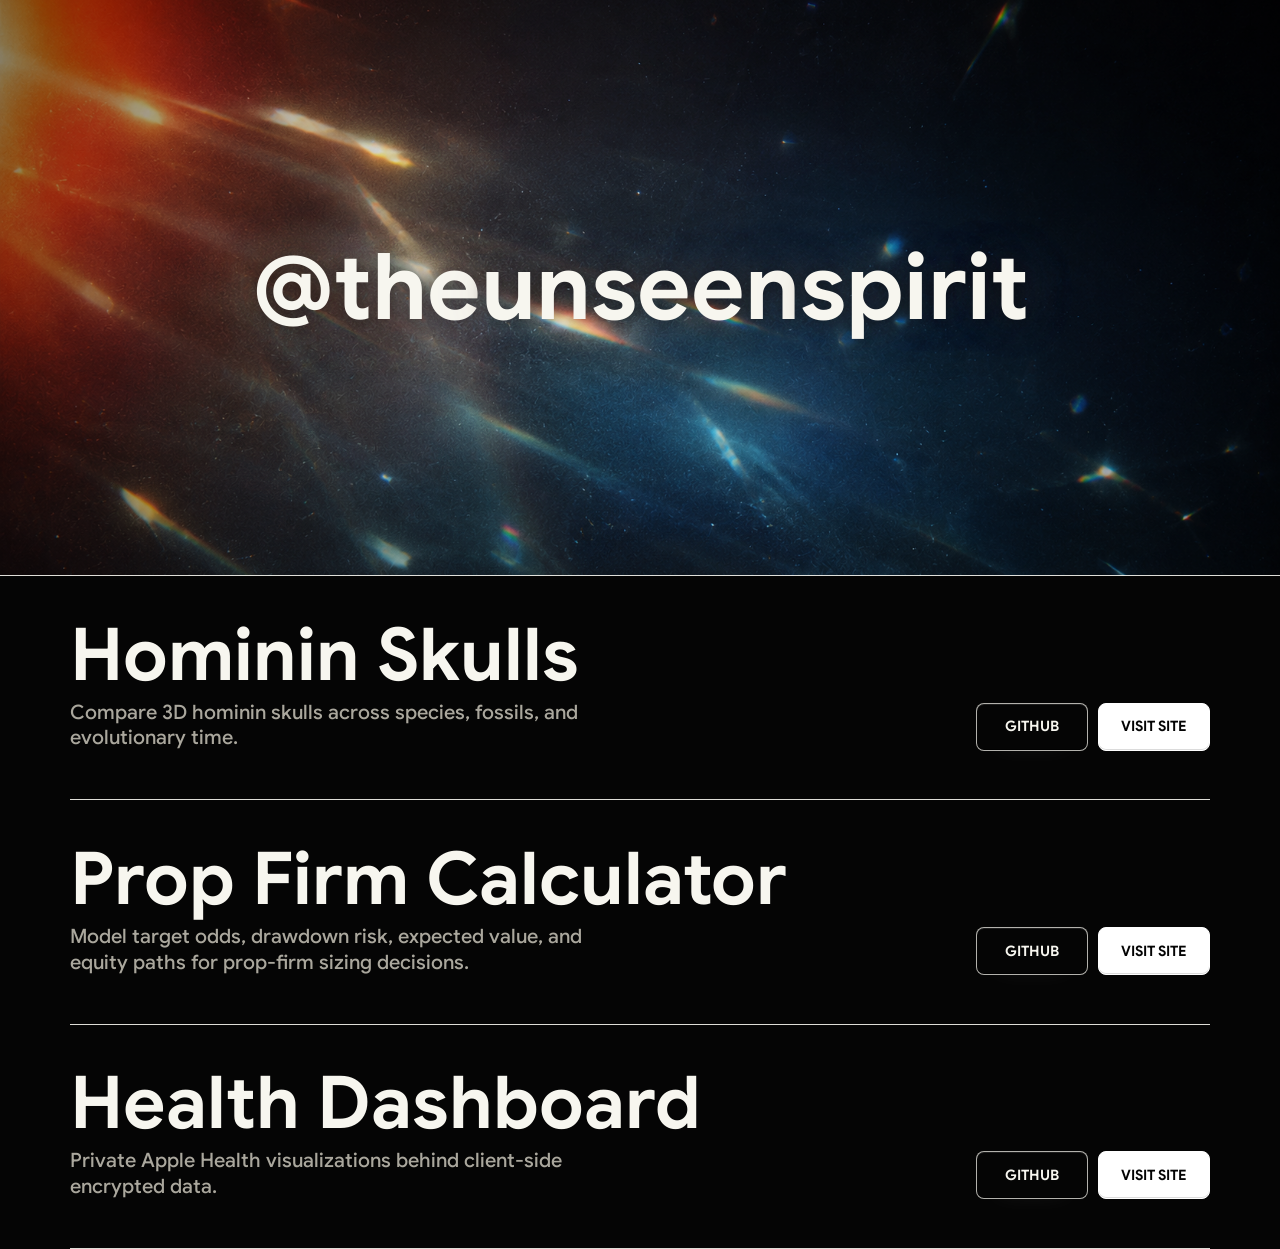
<file: index.html>
<!doctype html>
<html lang="en">
  <head>
    <meta charset="utf-8" />
    <meta name="viewport" content="width=device-width, initial-scale=1" />
    <title>@theunseenspirit</title>
    <meta
      name="description"
      content="A collection of @theunseenspirit GitHub repos and live project links."
    />
    <link rel="stylesheet" href="styles.css?v=plain-buttons-3" />
  </head>
  <body>
    <a class="skip-link" href="#projects">Skip to projects</a>

    <main class="site-shell">
      <section class="intro" aria-labelledby="site-title">
        <h1 id="site-title">
          <span>@the</span><span>unseen</span><span>spirit</span>
        </h1>
      </section>

      <section class="projects" id="projects" aria-label="Projects">
        <article class="project">
          <div class="project-copy">
            <h2>Hominin Skulls</h2>
            <p>
              Compare 3D hominin skulls across species, fossils, and
              evolutionary time.
            </p>
          </div>
          <div class="project-links" aria-label="Hominin Skulls links">
            <a
              class="project-link project-link-secondary"
              href="https://github.com/theunseenspirit/human-evolution-skull-comparison"
            >
              GitHub
            </a>
            <a
              class="project-link project-link-primary"
              href="https://theunseenspirit.github.io/human-evolution-skull-comparison/"
            >
              Visit Site
            </a>
          </div>
        </article>

        <article class="project">
          <div class="project-copy">
            <h2>Prop Firm Calculator</h2>
            <p>
              Model target odds, drawdown risk, expected value, and equity
              paths for prop-firm sizing decisions.
            </p>
          </div>
          <div class="project-links" aria-label="Prop Firm Calculator links">
            <a
              class="project-link project-link-secondary"
              href="https://github.com/theunseenspirit/prop-firm-calculator"
            >
              GitHub
            </a>
            <a
              class="project-link project-link-primary"
              href="https://theunseenspirit.github.io/prop-firm-calculator/"
            >
              Visit Site
            </a>
          </div>
        </article>

        <article class="project">
          <div class="project-copy">
            <h2>Health Dashboard</h2>
            <p>
              Private Apple Health visualizations behind client-side encrypted
              data.
            </p>
          </div>
          <div class="project-links" aria-label="Health Dashboard links">
            <a
              class="project-link project-link-secondary"
              href="https://github.com/theunseenspirit/theunseenspirit.github.io"
            >
              GitHub
            </a>
            <a
              class="project-link project-link-primary"
              href="https://theunseenspirit.github.io/health-dashboard/"
            >
              Visit Site
            </a>
          </div>
        </article>
      </section>
    </main>
  </body>
</html>
</file>
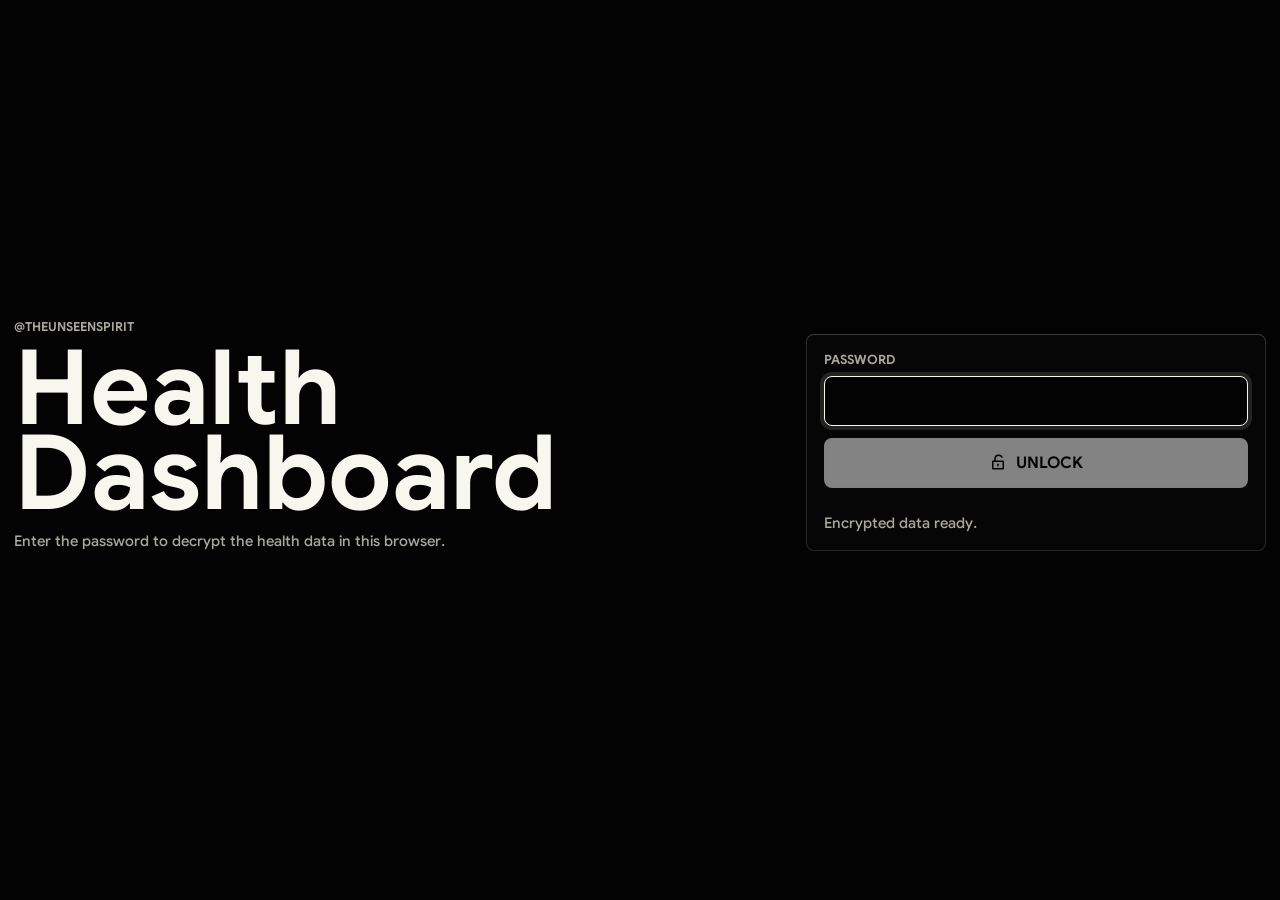
<file: health-dashboard/index.html>
<!doctype html>
<html lang="en">
  <head>
    <meta charset="utf-8" />
    <meta name="viewport" content="width=device-width, initial-scale=1" />
    <title>Health Dashboard</title>
    <meta
      http-equiv="Content-Security-Policy"
      content="default-src 'self'; script-src 'self'; connect-src 'self'; img-src 'self' data:; font-src 'self'; style-src-elem 'self'; style-src-attr 'unsafe-inline'; object-src 'none'; base-uri 'none'; form-action 'self'; upgrade-insecure-requests"
    />
    <meta name="referrer" content="no-referrer" />
    <meta
      name="description"
      content="A private encrypted health dashboard for @theunseenspirit."
    />
    <meta name="robots" content="noindex, nofollow" />
    <link rel="stylesheet" href="styles.css" />
    <script src="app.js" defer></script>
  </head>
  <body>
    <a class="skip-link" href="#dashboard">Skip to dashboard</a>

    <svg class="icon-sprite" aria-hidden="true" focusable="false">
      <symbol id="icon-lock" viewBox="0 0 24 24">
        <path d="M7 11V8a5 5 0 0 1 10 0v3" />
        <path d="M5 11h14v10H5z" />
        <path d="M12 15v2" />
      </symbol>
      <symbol id="icon-unlock" viewBox="0 0 24 24">
        <path d="M8 11V8a5 5 0 0 1 9.4-2.4" />
        <path d="M5 11h14v10H5z" />
        <path d="M12 15v2" />
      </symbol>
      <symbol id="icon-check" viewBox="0 0 24 24">
        <path d="m5 12 4.2 4.2L19 6.8" />
      </symbol>
      <symbol id="icon-pulse" viewBox="0 0 24 24">
        <path d="M3 12h4l2-6 4 12 2-6h6" />
      </symbol>
      <symbol id="icon-chart" viewBox="0 0 24 24">
        <path d="M4 19V5" />
        <path d="M4 19h16" />
        <path d="m7 15 3-4 3 2 5-7" />
      </symbol>
      <symbol id="icon-info" viewBox="0 0 24 24">
        <circle cx="12" cy="12" r="9" />
        <path d="M12 10v6" />
        <path d="M12 7h.01" />
      </symbol>
      <symbol id="icon-log-out" viewBox="0 0 24 24">
        <path d="M10 5H5v14h5" />
        <path d="M14 8l4 4-4 4" />
        <path d="M18 12H9" />
      </symbol>
    </svg>

    <main class="health-shell">
      <section class="gate" id="gate" aria-labelledby="gateTitle">
        <div class="gate-copy">
          <p class="eyebrow">@theunseenspirit</p>
          <h1 id="gateTitle">Health Dashboard</h1>
          <p class="gate-note">
            Enter the password to decrypt the health data in this browser.
          </p>
        </div>

        <form class="unlock-panel" id="unlockForm">
          <label class="password-field">
            <span>Password</span>
            <input
              id="passwordInput"
              type="password"
              autocomplete="off"
              autocapitalize="off"
              spellcheck="false"
              required
            />
          </label>
          <button class="primary-button" id="unlockButton" type="submit">
            <svg aria-hidden="true"><use href="#icon-unlock"></use></svg>
            <span>Unlock</span>
          </button>
          <div class="unlock-loader" aria-hidden="true">
            <span></span>
          </div>
          <p class="status-line" id="payloadStatus" role="status">
            Loading encrypted data.
          </p>
        </form>

        <div class="unlock-approval" aria-hidden="true">
          <div class="approval-mark">
            <svg aria-hidden="true"><use href="#icon-check"></use></svg>
          </div>
          <p>Access approved</p>
        </div>
      </section>

      <section class="dashboard" id="dashboard" aria-labelledby="dashboardTitle" hidden>
        <header class="topbar">
          <div>
            <p class="eyebrow">@theunseenspirit</p>
            <h1 id="dashboardTitle">Health Dashboard</h1>
            <p class="meta-line" id="dataMeta"></p>
          </div>
          <div class="topbar-actions">
            <button class="icon-button" id="lockButton" type="button" title="Lock dashboard" aria-label="Lock dashboard">
              <svg aria-hidden="true"><use href="#icon-log-out"></use></svg>
            </button>
          </div>
        </header>

        <nav class="range-dock" aria-label="Timeframe">
          <div class="segmented range-toggle" id="rangeControls" aria-label="Dashboard range">
            <button type="button" data-range="30">1M</button>
            <button type="button" data-range="90">3M</button>
            <button type="button" data-range="180">6M</button>
            <button type="button" data-range="270">9M</button>
            <button type="button" data-range="365" class="is-active">1Y</button>
            <button type="button" data-range="730">2Y</button>
            <button type="button" data-range="1095">3Y</button>
            <button type="button" data-range="all">All</button>
          </div>
        </nav>

        <section class="metric-strip" id="metricStrip" aria-label="Health summary"></section>

        <section class="visual-grid" aria-label="Metric views">
          <article class="panel trend-panel">
            <div class="panel-head panel-head-wide">
              <div>
                <h2 id="trendTitle">Steps</h2>
              </div>
              <p class="panel-date" id="trendDate"></p>
            </div>
            <div class="metric-tabs" id="metricTabs" aria-label="Trend metric"></div>
            <div class="chart-wrap" id="trendChart"></div>
          </article>

          <article class="panel heat-panel" aria-labelledby="heatmapTitle">
            <div class="panel-head">
              <div>
                <p class="eyebrow">Daily intensity</p>
                <h2 id="heatmapTitle">Heatmap</h2>
              </div>
              <p class="panel-date" id="heatmapDate"></p>
            </div>
            <div class="heatmap-wrap" id="heatmap"></div>
          </article>

          <article class="panel distribution-panel" aria-labelledby="distributionTitle">
            <div class="panel-head">
              <div>
                <p class="eyebrow">Distribution</p>
                <h2 id="distributionTitle">Value Mix</h2>
              </div>
              <p class="panel-date" id="distributionDate"></p>
            </div>
            <div class="metric-pie" id="metricPie"></div>
          </article>

          <article class="panel bars-panel" aria-labelledby="barsTitle">
            <div class="panel-head">
              <div>
                <p class="eyebrow">Period averages</p>
                <h2 id="barsTitle">Bars</h2>
              </div>
              <p class="panel-date" id="periodBarsDate"></p>
            </div>
            <div class="period-bars" id="periodBars"></div>
          </article>
        </section>

        <section class="panel metric-table-panel" aria-labelledby="metricTableTitle">
          <div class="panel-head">
            <div>
              <p class="eyebrow">Unified metrics</p>
              <h2 id="metricTableTitle">Metric List</h2>
            </div>
            <p class="panel-date" id="metricDetailsDate"></p>
          </div>
          <div class="metric-table" id="metricDetails"></div>
        </section>

        <section class="import-help" aria-labelledby="importHelpTitle">
          <h2 id="importHelpTitle">How to import data</h2>
          <ol>
            <li>Open the Health app on iPhone.</li>
            <li>Tap your profile picture.</li>
            <li>Tap Export All Health Data.</li>
            <li>Confirm Export.</li>
            <li>Send the exported ZIP to this project and rebuild the dashboard data.</li>
          </ol>
        </section>
      </section>
    </main>
    <div class="chart-tooltip" id="chartTooltip" role="status" hidden></div>
  </body>
</html>
</file>
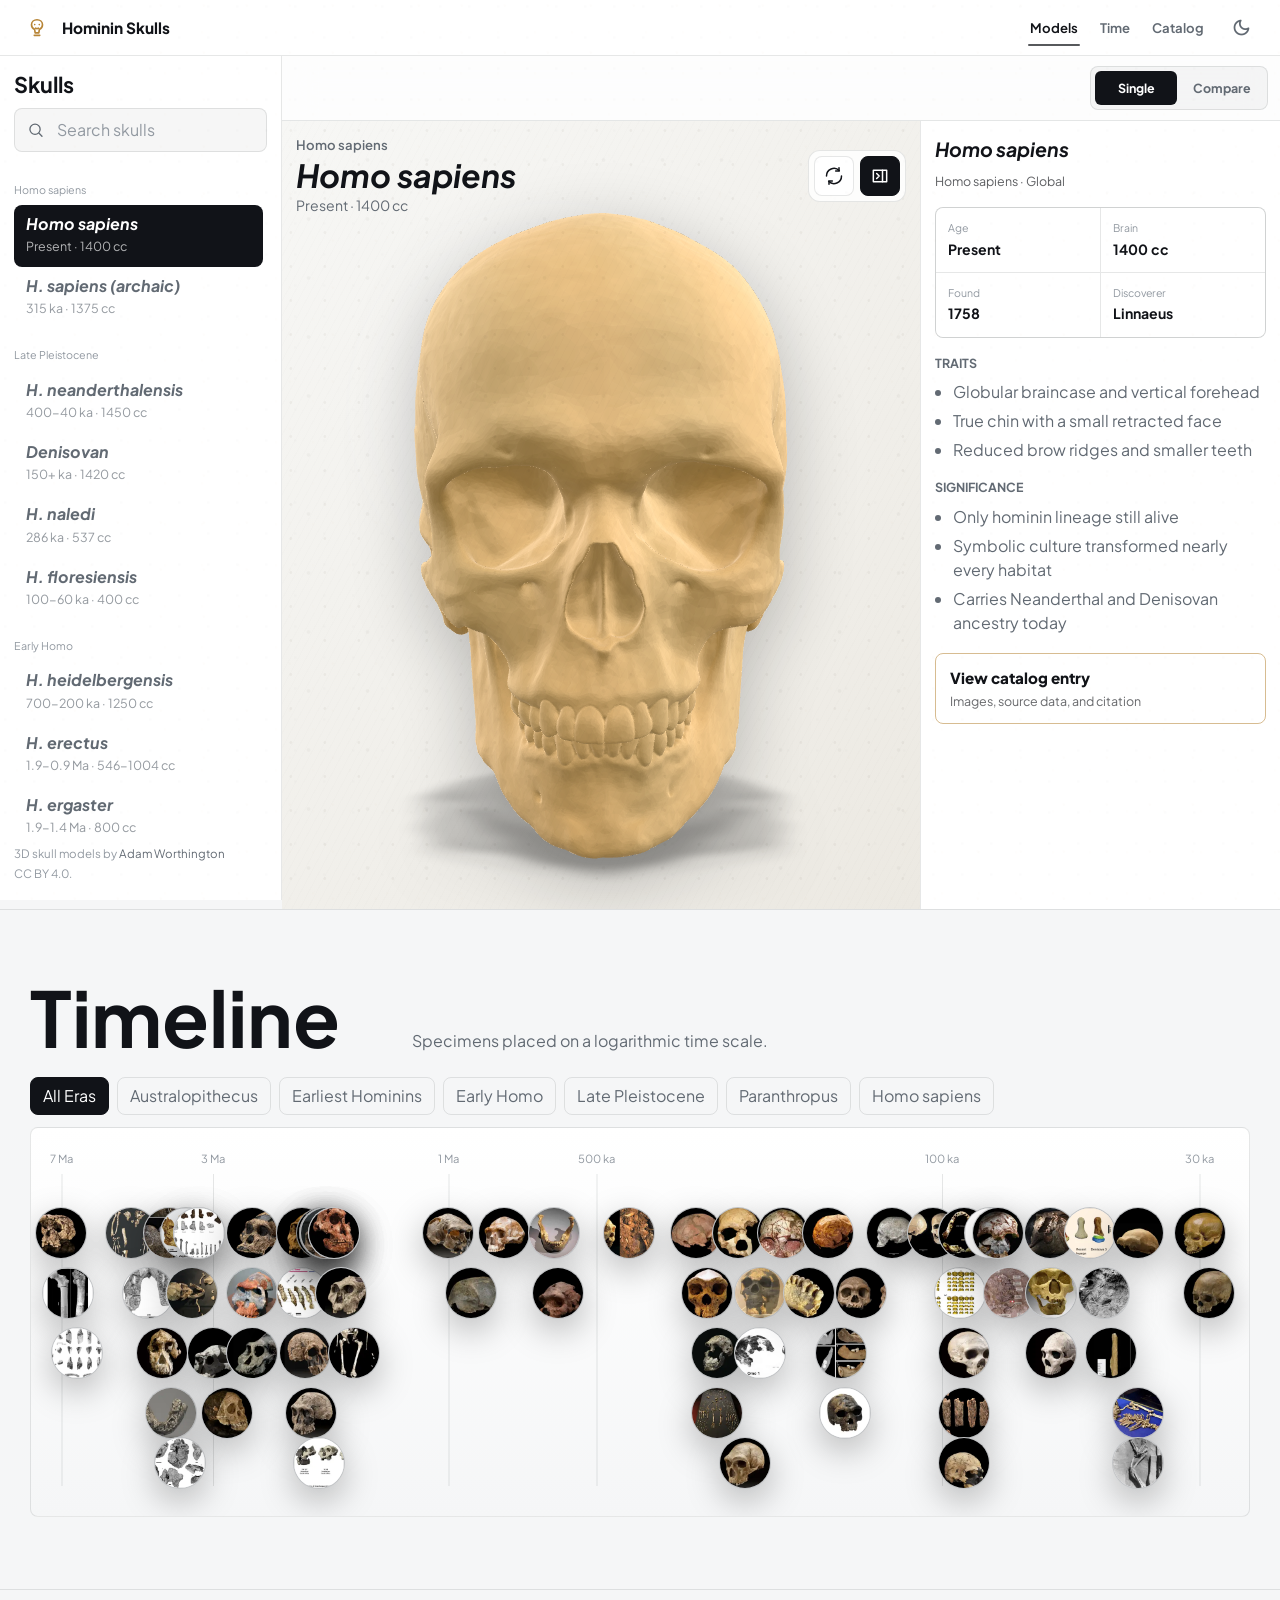
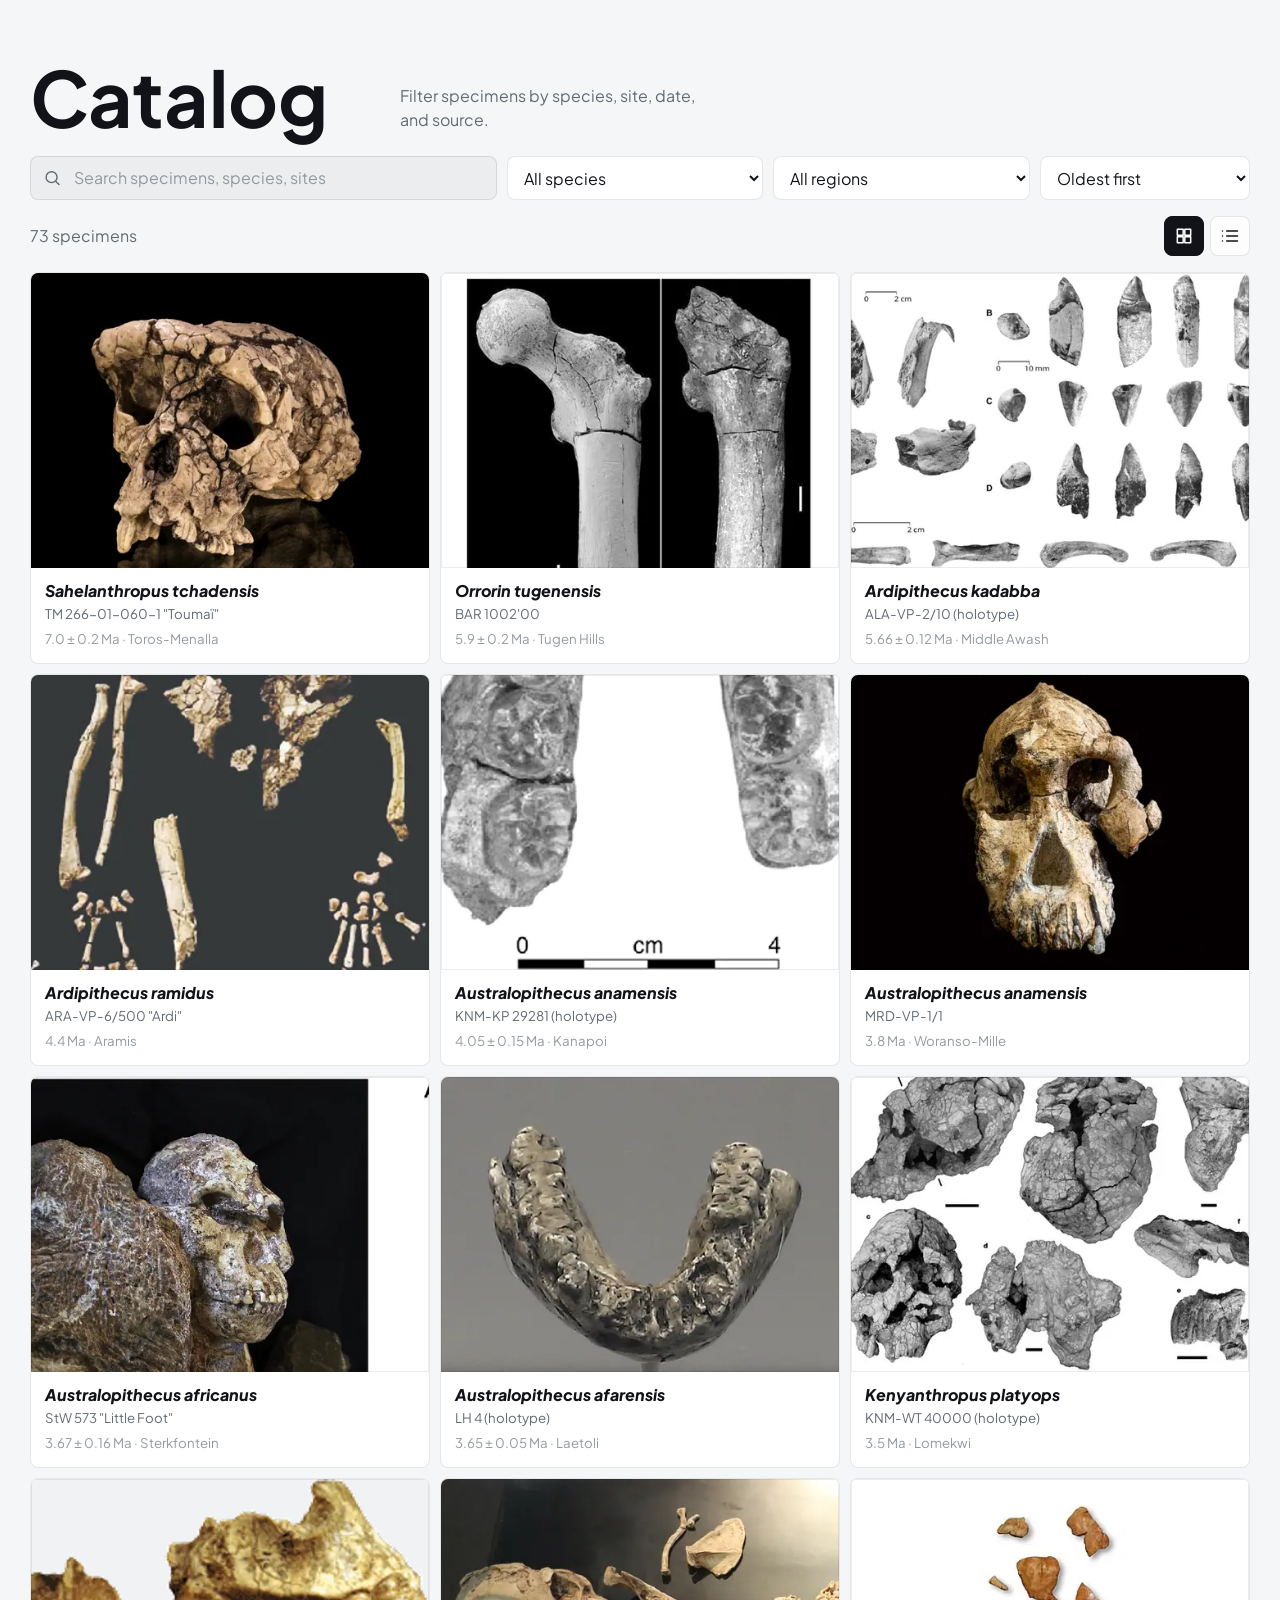
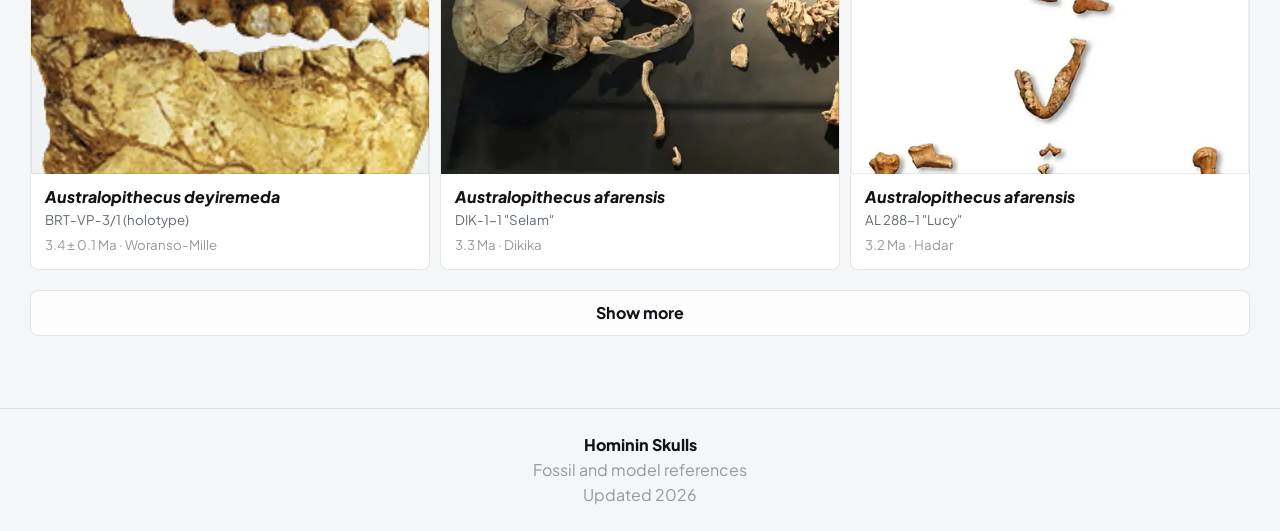
<file: human-evolution-skull-comparison/index.html>
<!DOCTYPE html>
<html lang="en">
<head>
    <meta charset="UTF-8">
    <meta name="viewport" content="width=device-width, initial-scale=1.0, viewport-fit=cover">
    <meta name="description" content="Interactive hominin skull models, fossil specimens, and chronology.">
    <meta name="theme-color" content="#111318">
    <meta property="og:type" content="website">
    <meta property="og:title" content="Hominin Skulls">
    <meta property="og:description" content="Compare interactive hominin skull models, fossil specimens, and chronology.">
    <meta property="og:image" content="images/hero-skull.webp">
    <meta name="twitter:card" content="summary_large_image">
    <title>Hominin Skulls</title>
    <link rel="icon" href="favicon.svg" type="image/svg+xml">
    <link rel="preconnect" href="https://fonts.googleapis.com">
    <link rel="preconnect" href="https://fonts.gstatic.com" crossorigin>
    <link href="https://fonts.googleapis.com/css2?family=Material+Symbols+Rounded:opsz,wght,FILL,GRAD@24,400,0,0&family=Plus+Jakarta+Sans:ital,wght@0,200..800;1,200..800&display=swap" rel="stylesheet">
    <script>
        (() => {
            try {
                const savedTheme = localStorage.getItem("skullTheme");
                const systemTheme = matchMedia("(prefers-color-scheme: dark)").matches ? "dark" : "light";
                document.documentElement.dataset.theme = savedTheme || systemTheme;
            } catch {
                document.documentElement.dataset.theme = "light";
            }
        })();
    </script>
    <link rel="stylesheet" href="styles.css">
    <script>
        self.ModelViewerElement = self.ModelViewerElement || {};
        self.ModelViewerElement.dracoDecoderLocation = "vendor/draco/";
    </script>
    <script type="module" src="vendor/model-viewer/model-viewer.min.js"></script>
</head>
<body>
    <a class="skip-link" href="#models">Skip to content</a>
    <svg class="icon-sprite" aria-hidden="true" focusable="false">
        <symbol id="icon-origin" viewBox="0 0 24 24">
            <path d="M12 3c3.2 0 6 2.2 6 5.4 0 2.3-1.4 4.2-3.4 5.1l-.6 3.8h-4l-.6-3.8C7.4 12.6 6 10.7 6 8.4 6 5.2 8.8 3 12 3Z"/>
            <path d="M9 20h6"/>
            <path d="M9.5 8.3h.01M14.5 8.3h.01"/>
            <path d="M10.5 12.2c.9.5 2.1.5 3 0"/>
        </symbol>
        <symbol id="icon-menu" viewBox="0 0 24 24"><path d="M4 7h16M4 12h16M4 17h16"/></symbol>
        <symbol id="icon-model" viewBox="0 0 24 24"><path d="M12 3 4.5 7.2v9.6L12 21l7.5-4.2V7.2L12 3Z"/><path d="M12 12 4.5 7.2M12 12l7.5-4.8M12 12v9"/></symbol>
        <symbol id="icon-compare" viewBox="0 0 24 24"><path d="M10 5H5v14h5M14 5h5v14h-5M12 7v10"/></symbol>
        <symbol id="icon-time" viewBox="0 0 24 24"><path d="M12 8v5l3 2"/><circle cx="12" cy="12" r="9"/></symbol>
        <symbol id="icon-search" viewBox="0 0 24 24"><circle cx="11" cy="11" r="7"/><path d="m16.5 16.5 4 4"/></symbol>
        <symbol id="icon-grid" viewBox="0 0 24 24"><path d="M4 4h7v7H4zM13 4h7v7h-7zM4 13h7v7H4zM13 13h7v7h-7z"/></symbol>
        <symbol id="icon-list" viewBox="0 0 24 24"><path d="M8 6h13M8 12h13M8 18h13M3 6h.01M3 12h.01M3 18h.01"/></symbol>
        <symbol id="icon-rotate" viewBox="0 0 24 24"><path d="M21 12a9 9 0 0 1-15.4 6.4"/><path d="M3 12A9 9 0 0 1 18.4 5.6"/><path d="M18 2v4h-4M6 22v-4h4"/></symbol>
        <symbol id="icon-reset" viewBox="0 0 24 24"><path d="M4 4v6h6"/><path d="M20 20v-6h-6"/><path d="M20 10a8 8 0 0 0-14.9-4M4 14a8 8 0 0 0 14.9 4"/></symbol>
        <symbol id="icon-ruler" viewBox="0 0 24 24"><path d="m3 17 14-14 4 4L7 21l-4-4Z"/><path d="m14 6 2 2M11 9l2 2M8 12l2 2M5 15l2 2"/></symbol>
        <symbol id="icon-share" viewBox="0 0 24 24"><path d="M4 12v7h16v-7"/><path d="M12 15V3"/><path d="m7 8 5-5 5 5"/></symbol>
        <symbol id="icon-x" viewBox="0 0 24 24"><path d="M18 6 6 18M6 6l12 12"/></symbol>
        <symbol id="icon-plus" viewBox="0 0 24 24"><path d="M12 5v14M5 12h14"/></symbol>
        <symbol id="icon-panel-right" viewBox="0 0 24 24"><path d="M4 5h16v14H4Z"/><path d="M15 5v14"/><path d="m8 9 3 3-3 3"/></symbol>
        <symbol id="icon-sun" viewBox="0 0 24 24"><circle cx="12" cy="12" r="4"/><path d="M12 2v2M12 20v2M4.93 4.93l1.41 1.41M17.66 17.66l1.41 1.41M2 12h2M20 12h2M4.93 19.07l1.41-1.41M17.66 6.34l1.41-1.41"/></symbol>
        <symbol id="icon-moon" viewBox="0 0 24 24"><path d="M20.5 14.5A8.5 8.5 0 0 1 9.5 3.5a7 7 0 1 0 11 11Z"/></symbol>
    </svg>

    <header class="app-header">
        <a class="brand" href="#models" aria-label="Hominin skull models">
            <span class="brand-mark" aria-hidden="true"><svg><use href="#icon-origin"></use></svg></span>
            <span class="brand-copy">
                <span class="brand-name">Hominin Skulls</span>
                <span class="brand-line">Models and specimens</span>
            </span>
        </a>
        <nav class="top-nav" aria-label="Primary">
            <a href="#models" data-nav="models"><svg><use href="#icon-model"></use></svg><span>Models</span></a>
            <a href="#timeline" data-nav="timeline"><svg><use href="#icon-time"></use></svg><span>Time</span></a>
            <a href="#catalog" data-nav="catalog"><svg><use href="#icon-grid"></use></svg><span>Catalog</span></a>
            <button class="theme-toggle" id="themeToggle" type="button" aria-label="Toggle dark mode" title="Toggle dark mode">
                <span class="material-symbols-rounded theme-icon theme-icon-moon" aria-hidden="true">dark_mode</span>
                <span class="material-symbols-rounded theme-icon theme-icon-sun" aria-hidden="true">light_mode</span>
            </button>
        </nav>
    </header>

    <main>
        <section class="workbench" id="models" aria-labelledby="speciesPanelTitle">
            <aside class="species-panel" id="speciesPanel" aria-label="Skull browser">
                <div class="panel-head">
                    <div>
                        <h1 id="speciesPanelTitle">Skulls</h1>
                    </div>
                    <button class="icon-button panel-close" id="closeSpeciesPanel" type="button" aria-label="Close skull browser">
                        <svg><use href="#icon-x"></use></svg>
                    </button>
                </div>
                <label class="search-field">
                    <svg aria-hidden="true"><use href="#icon-search"></use></svg>
                    <input id="speciesSearch" type="search" placeholder="Search skulls" autocomplete="off">
                </label>
                <div class="species-list" id="speciesList"></div>
                <p class="asset-credit">
                    3D skull models by <a href="https://skfb.ly/puMzq" target="_blank" rel="noopener">Adam Worthington</a>
                    <span>CC BY 4.0.</span>
                </p>
            </aside>

            <div class="model-space">
                <div class="mobile-toolbar">
                    <button class="text-button" id="openSpeciesPanel" type="button">
                        <svg><use href="#icon-menu"></use></svg>
                        <span id="openSpeciesPanelLabel">Skulls</span>
                    </button>
                    <div class="mode-tabs" role="group" aria-label="Viewer mode">
                        <button class="mode-tab is-active" id="singleMode" type="button" aria-pressed="true">Single</button>
                        <button class="mode-tab" id="compareMode" type="button" aria-pressed="false">Compare</button>
                    </div>
                </div>

                <section class="viewer-area" aria-label="3D model viewer">
                    <div class="viewer-stage" id="viewerStage">
                        <div class="viewer-topbar">
                            <div>
                                <p class="eyebrow" id="currentEra">Homo sapiens</p>
                                <h2 id="currentName">Homo sapiens</h2>
                                <p id="currentMeta">Present · 1400 cc</p>
                            </div>
                            <div class="viewer-actions" role="group" aria-label="Model controls">
                                <button class="icon-button" id="toggleSpin" type="button" aria-label="Start rotation" aria-pressed="false" title="Start rotation">
                                    <svg><use href="#icon-rotate"></use></svg>
                                </button>
                                <button class="icon-button" id="toggleDetailPanel" type="button" aria-label="Hide details" aria-controls="detailPanelContent" aria-expanded="true" title="Hide details">
                                    <svg><use href="#icon-panel-right"></use></svg>
                                </button>
                                <button class="icon-button compare-tool" id="scaleToggle" type="button" aria-label="Toggle scale" aria-pressed="true" title="Scale">
                                    <svg><use href="#icon-ruler"></use></svg>
                                </button>
                                <button class="icon-button compare-tool" id="shareCompare" type="button" aria-label="Copy comparison link" title="Copy link">
                                    <svg><use href="#icon-share"></use></svg>
                                </button>
                                <button class="text-button compare-tool clear-compare-button" id="clearCompare" type="button" aria-label="Clear comparison" title="Clear comparison" hidden>Clear</button>
                            </div>
                        </div>
                        <span class="viewer-reset-hint" id="viewerResetHint">
                            <span class="reset-copy-desktop">Double-click</span>
                            <span class="reset-copy-mobile">Double-tap</span>
                            to reset camera
                        </span>

                        <div class="single-view" id="singleView">
                            <model-viewer
                                id="singleViewer"
                                camera-controls
                                interaction-prompt="none"
                                disable-tap
                                shadow-intensity="0.9"
                                shadow-softness="0.72"
                                exposure="0.95"
                                environment-image="neutral"
                                loading="eager"
                                reveal="auto"
                                alt="Selected hominin skull model">
                            </model-viewer>
                        </div>

                        <div class="compare-view" id="compareView" hidden></div>
                    </div>

                    <aside class="detail-panel" id="detailPanel" aria-label="Selected model details">
                        <div class="detail-panel-content" id="detailPanelContent"></div>
                    </aside>
                </section>
            </div>
        </section>

        <section class="timeline-section" id="timeline" aria-labelledby="timelineTitle">
            <div class="section-header">
                <div>
                    <h2 id="timelineTitle">Timeline</h2>
                </div>
                <p>Specimens placed on a logarithmic time scale.</p>
            </div>
            <div class="era-filters" id="eraFilters"></div>
            <div class="timeline-track" id="timelineTrack">
                <div class="timeline-scale" id="timelineScale"></div>
                <div class="timeline-points" id="timelinePoints"></div>
            </div>
        </section>

        <section class="catalog-section" id="catalog" aria-labelledby="catalogTitle">
            <div class="section-header">
                <div>
                    <h2 id="catalogTitle">Catalog</h2>
                </div>
                <p>Filter specimens by species, site, date, and source.</p>
            </div>
            <div class="catalog-tools">
                <label class="search-field">
                    <svg aria-hidden="true"><use href="#icon-search"></use></svg>
                    <input id="catalogSearch" type="search" placeholder="Search specimens, species, sites" autocomplete="off">
                </label>
                <select id="speciesFilter" aria-label="Filter by species"></select>
                <select id="locationFilter" aria-label="Filter by location"></select>
                <select id="sortFilter" aria-label="Sort catalog">
                    <option value="age-desc">Oldest first</option>
                    <option value="age-asc">Youngest first</option>
                    <option value="name-asc">Species A-Z</option>
                    <option value="year-desc">Newest discovery</option>
                </select>
            </div>
            <div class="catalog-summary">
                <span id="resultCount"></span>
                <div class="view-switch" role="group" aria-label="Catalog view">
                    <button class="icon-button is-active" id="gridView" type="button" aria-label="Grid view"><svg><use href="#icon-grid"></use></svg></button>
                    <button class="icon-button" id="listView" type="button" aria-label="List view"><svg><use href="#icon-list"></use></svg></button>
                </div>
            </div>
            <div class="catalog-grid" id="catalogGrid"></div>
            <button class="load-more" id="loadMore" type="button">Show more</button>
        </section>
    </main>

    <footer class="site-footer">
        <p>Hominin Skulls</p>
        <p>Fossil and model references</p>
        <p>Updated <span id="footerYear"></span></p>
    </footer>

    <div class="modal" id="fossilModal" role="dialog" aria-modal="true" aria-labelledby="modalTitle" hidden>
        <button class="modal-backdrop" id="modalBackdrop" type="button" aria-label="Close"></button>
        <article class="modal-panel">
            <button class="icon-button modal-close" id="modalClose" type="button" aria-label="Close details">
                <svg><use href="#icon-x"></use></svg>
            </button>
            <div id="modalContent"></div>
        </article>
    </div>

    <div class="toast" id="toast" role="status" aria-live="polite"></div>
    <div class="scrim" id="scrim"></div>

    <script src="data/viewer-species.js"></script>
    <script src="data.js"></script>
    <script src="app.js"></script>
</body>
</html>
</file>
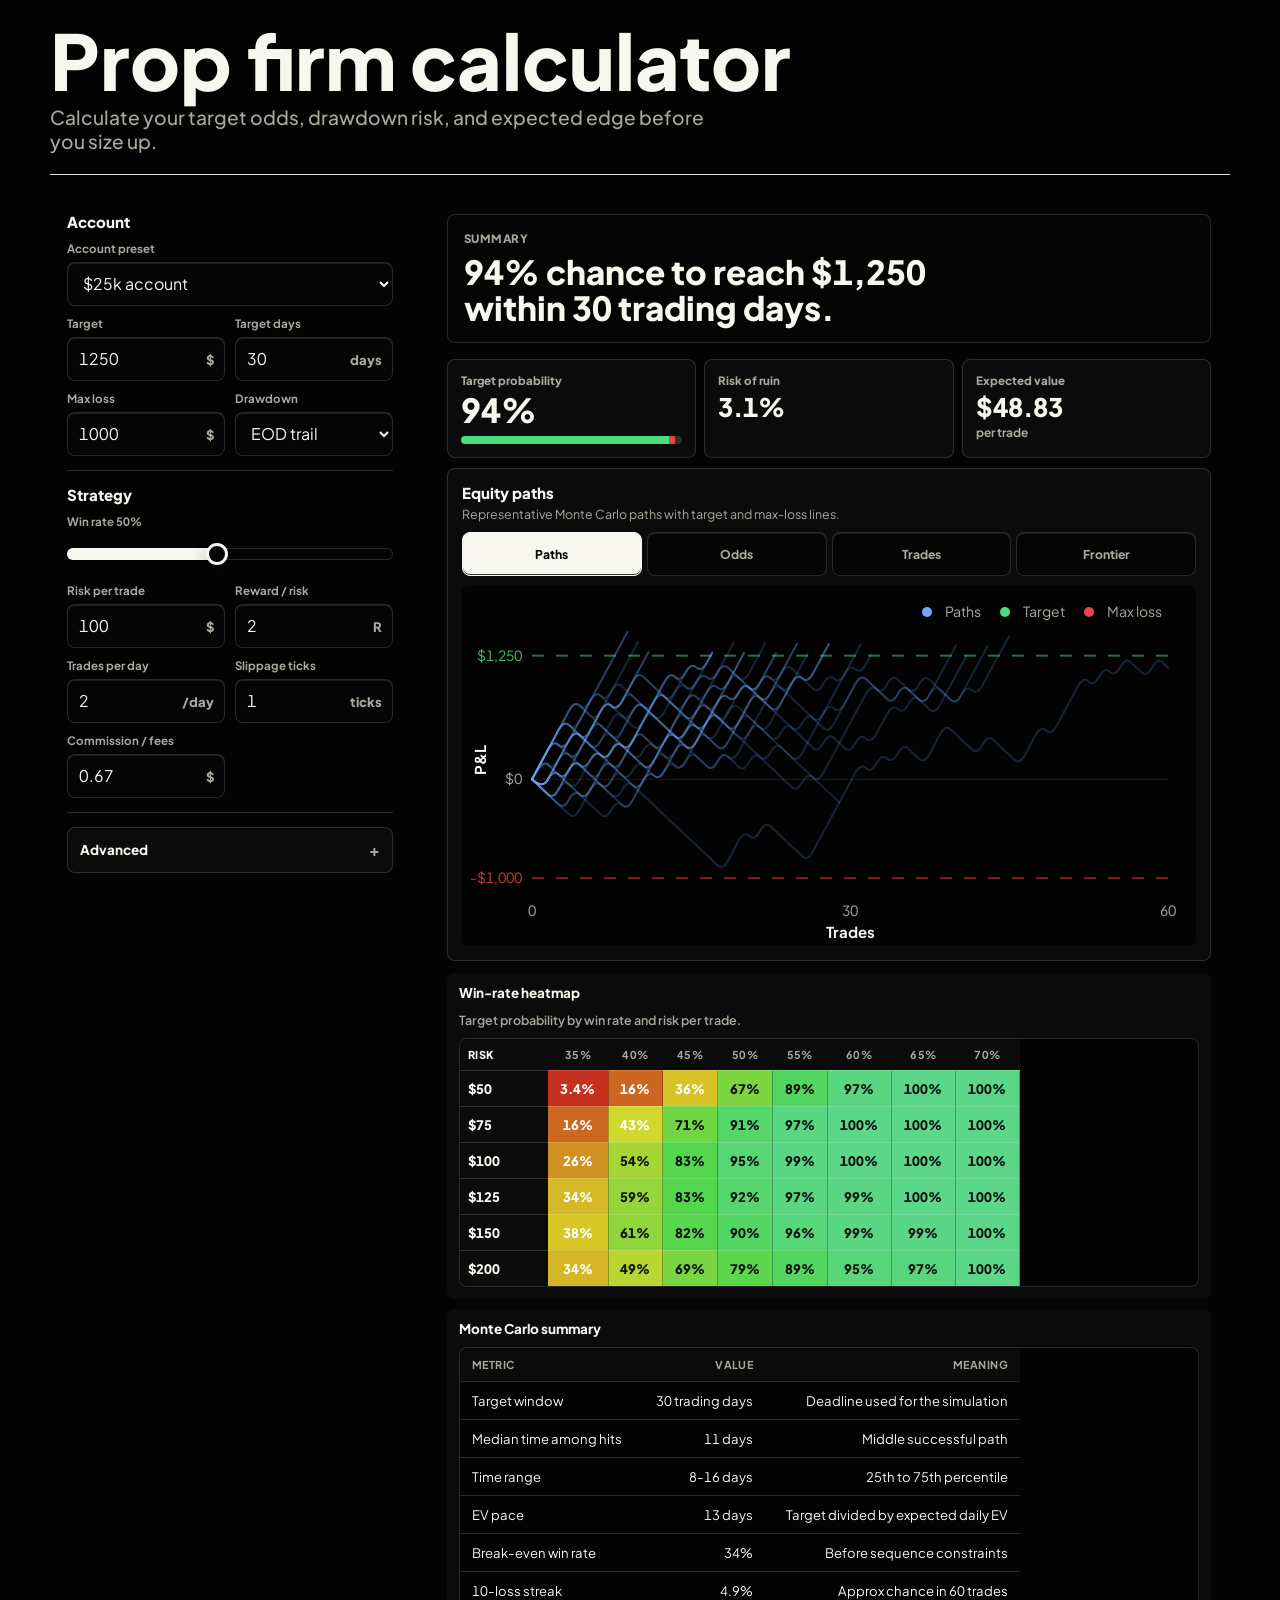
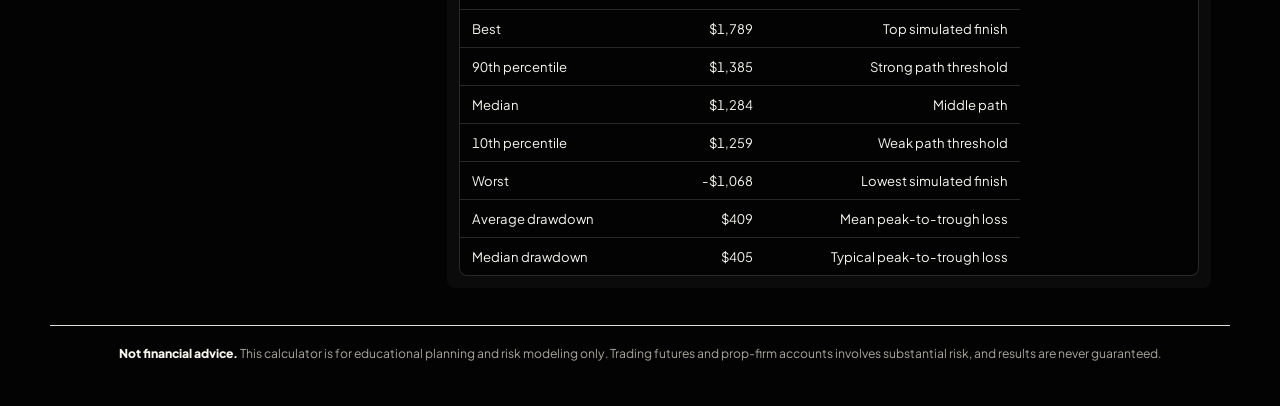
<file: prop-firm-calculator/index.html>
<!doctype html>
<html lang="en">
<head>
  <meta charset="utf-8">
  <meta name="viewport" content="width=device-width, initial-scale=1">
  <title>Prop Firm Calculator</title>
  <link rel="preconnect" href="https://fonts.googleapis.com">
  <link rel="preconnect" href="https://fonts.gstatic.com" crossorigin>
  <link href="https://fonts.googleapis.com/css2?family=Plus+Jakarta+Sans:wght@400;500;600;700;800&display=swap" rel="stylesheet">
  <style>
    :root {
      color-scheme: dark;
      --bg: #030303;
      --panel: #050505;
      --ink: #f7f6ef;
      --muted: #aaa79d;
      --line: rgba(247, 246, 239, 0.15);
      --soft: #0b0b0b;
      --field: #050505;
      --canvas: #030303;
      --table-head: #0b0b0b;
      --button-surface: #050505;
      --axis: #f7f6ef;
      --grid: rgba(247, 246, 239, 0.12);
      --scroll-track: #050505;
      --scroll-thumb: rgba(247, 246, 239, 0.32);
      --scroll-thumb-hover: rgba(247, 246, 239, 0.56);
      --blue: #2563eb;
      --green: #15803d;
      --red: #dc2626;
      --amber: #b45309;
      --shadow: inset 0 0 0 1px var(--line);
      --radius: 8px;
      --small-radius: 8px;
      --font: "Plus Jakarta Sans", Inter, ui-sans-serif, system-ui, -apple-system, BlinkMacSystemFont, "Segoe UI", sans-serif;
    }

    :root[data-theme="dark"] {
      color-scheme: dark;
      --bg: #030303;
      --panel: #050505;
      --ink: #f7f6ef;
      --muted: #aaa79d;
      --line: rgba(247, 246, 239, 0.15);
      --soft: #0b0b0b;
      --field: #050505;
      --canvas: #030303;
      --table-head: #0b0b0b;
      --button-surface: #050505;
      --axis: #f7f6ef;
      --grid: rgba(247, 246, 239, 0.12);
      --scroll-track: #050505;
      --scroll-thumb: rgba(247, 246, 239, 0.32);
      --scroll-thumb-hover: rgba(247, 246, 239, 0.56);
      --blue: #6ea8ff;
      --green: #4ade80;
      --red: #ef4444;
      --amber: #fbbf24;
      --shadow: inset 0 0 0 1px var(--line);
    }

    * {
      box-sizing: border-box;
    }

    html {
      -webkit-font-smoothing: antialiased;
      color-scheme: dark;
    }

    body {
      margin: 0;
      background: var(--bg);
      color: var(--ink);
      font-family: var(--font);
      font-variant-numeric: tabular-nums;
    }

    html {
      scrollbar-color: var(--scroll-thumb) var(--scroll-track);
      scrollbar-width: thin;
    }

    ::-webkit-scrollbar {
      width: 12px;
      height: 12px;
    }

    ::-webkit-scrollbar-track {
      background: var(--scroll-track);
    }

    ::-webkit-scrollbar-thumb {
      min-height: 44px;
      border: 3px solid var(--scroll-track);
      border-radius: 999px;
      background: var(--scroll-thumb);
    }

    ::-webkit-scrollbar-thumb:hover {
      background: var(--scroll-thumb-hover);
    }

    ::-webkit-scrollbar-corner {
      background: var(--scroll-track);
    }

    button,
    input,
    select {
      font: inherit;
    }

    button {
      border: 0;
      cursor: pointer;
    }

    .app {
      width: min(1180px, calc(100vw - 32px));
      margin: 0 auto;
      padding: 28px 0 44px;
    }

    .top {
      display: flex;
      justify-content: space-between;
      align-items: flex-start;
      gap: 18px;
      margin-bottom: 20px;
    }

    .brand {
      display: grid;
      gap: 12px;
    }

    .brand h1 {
      margin: 0;
      font-size: clamp(1.45rem, 2.7vw, 2.4rem);
      line-height: 1;
      letter-spacing: 0;
    }

    .brand p {
      margin: 0;
      color: var(--muted);
      font-size: 0.92rem;
    }

    .layout {
      display: grid;
      grid-template-columns: 360px minmax(0, 1fr);
      gap: 18px;
      align-items: stretch;
    }

    .card {
      border-radius: var(--radius);
      background: var(--panel);
      box-shadow: var(--shadow);
    }

    .controls {
      position: sticky;
      top: 18px;
      width: 100%;
      min-width: 0;
      padding: 16px;
      align-self: stretch;
    }

    .results {
      width: 100%;
      min-width: 0;
      padding: 18px;
    }

    .section {
      padding: 14px 0;
      border-bottom: 1px solid var(--line);
    }

    .section:first-child {
      padding-top: 0;
    }

    .section:last-child {
      padding-bottom: 0;
      border-bottom: 0;
    }

    .section-title {
      display: flex;
      align-items: baseline;
      justify-content: space-between;
      gap: 12px;
      margin-bottom: 10px;
    }

    h2,
    h3 {
      margin: 0;
      font-size: 0.94rem;
      letter-spacing: 0;
    }

    .hint {
      color: var(--muted);
      font-size: 0.75rem;
    }

    .grid {
      display: grid;
      grid-template-columns: repeat(2, minmax(0, 1fr));
      gap: 10px;
    }

    .wide {
      grid-column: 1 / -1;
    }

    label {
      display: block;
      color: var(--muted);
      font-size: 0.72rem;
      font-weight: 700;
      margin-bottom: 6px;
    }

    input,
    select {
      width: 100%;
      height: 40px;
      border: 0;
      border-radius: var(--small-radius);
      background: var(--field);
      color: var(--ink);
      outline: none;
      padding: 0 11px;
      box-shadow: inset 0 0 0 1px var(--line);
      transition: box-shadow 150ms ease, background 150ms ease;
    }

    input:focus,
    select:focus {
      background: var(--button-surface);
      box-shadow: inset 0 0 0 1px rgba(247, 246, 239, 0.9), 0 0 0 3px rgba(247, 246, 239, 0.12);
    }

    .input-with-unit {
      position: relative;
    }

    .input-with-unit input {
      padding-right: var(--unit-padding, 58px);
    }

    .input-with-unit.unit-short input {
      padding-right: 38px;
    }

    .input-with-unit.unit-medium input {
      padding-right: 54px;
    }

    .input-with-unit.unit-wide input {
      padding-right: 70px;
    }

    .field-unit {
      position: absolute;
      right: 11px;
      top: 50%;
      transform: translateY(-50%);
      color: var(--muted);
      font-size: 0.82rem;
      font-weight: 800;
      pointer-events: none;
    }

    input[type="range"] {
      padding: 0;
      background: transparent;
      box-shadow: none;
      accent-color: var(--ink);
    }

    .range-control {
      position: relative;
      height: 38px;
      margin-top: 2px;
      --win-rate-fill: 46%;
      --win-rate-color: var(--ink);
    }

    .range-track,
    .range-fill {
      position: absolute;
      left: 0;
      right: 0;
      top: 50%;
      height: 12px;
      border-radius: 999px;
      transform: translateY(-50%);
      pointer-events: none;
    }

    .range-track {
      background: rgba(24, 25, 24, 0.14);
      box-shadow: inset 0 0 0 1px var(--line);
    }

    .range-fill {
      right: auto;
      width: var(--win-rate-fill);
      background: var(--win-rate-color);
    }

    .range-thumb {
      position: absolute;
      left: var(--win-rate-fill);
      top: 50%;
      width: 22px;
      height: 22px;
      border: 3px solid var(--ink);
      border-radius: 50%;
      background: var(--panel);
      box-shadow: 0 7px 18px rgba(24, 25, 24, 0.26);
      transform: translate(-50%, -50%);
      pointer-events: none;
    }

    #winRate {
      position: absolute;
      inset: 0;
      width: 100%;
      height: 100%;
      cursor: pointer;
      opacity: 0;
      appearance: none;
      -webkit-appearance: none;
    }

    .range-control:focus-within .range-thumb {
      box-shadow: 0 7px 18px rgba(24, 25, 24, 0.26), 0 0 0 5px rgba(247, 246, 239, 0.12);
    }

    .preset-row {
      display: grid;
      grid-template-columns: minmax(0, 1fr) auto;
      gap: 8px;
    }

    .preset-row + .preset-row {
      margin-top: 8px;
    }

    .button-pair {
      display: grid;
      grid-template-columns: repeat(2, minmax(0, 1fr));
      gap: 8px;
    }

    .button-pair + .button-pair,
    .preset-row + .button-pair {
      margin-top: 8px;
    }

    .button,
    .ghost,
    .tab {
      min-height: 40px;
      border-radius: var(--small-radius);
      font-weight: 750;
      transition: transform 150ms ease, background 150ms ease, color 150ms ease;
    }

    .button {
      padding: 0 16px;
      background: var(--ink);
      color: var(--bg);
      box-shadow:
        inset 0 1px 0 rgba(255, 255, 255, 0.92),
        inset 0 -1px 0 rgba(0, 0, 0, 0.14);
    }

    .button:hover,
    .ghost:hover,
    .tab:hover {
      transform: translateY(-1px);
    }

    .ghost {
      padding: 0 12px;
      background: var(--button-surface);
      color: var(--ink);
      box-shadow:
        inset 0 0 0 1px var(--line),
        inset 0 1px 0 rgba(255, 255, 255, 0.08);
    }

    .danger {
      color: var(--red);
      box-shadow: inset 0 0 0 1px rgba(220, 38, 38, 0.24);
    }

    details {
      border-radius: 8px;
      background: var(--soft);
      padding: 0 12px;
    }

    details + details {
      margin-top: 10px;
    }

    summary {
      cursor: pointer;
      list-style: none;
      min-height: 42px;
      display: flex;
      align-items: center;
      justify-content: space-between;
      color: var(--ink);
      font-size: 0.84rem;
      font-weight: 760;
    }

    summary::-webkit-details-marker {
      display: none;
    }

    summary::after {
      content: "+";
      color: var(--muted);
      font-size: 1rem;
    }

    details[open] summary::after {
      content: "-";
    }

    .details-body {
      padding: 0 0 12px;
    }

    details:not([open]) .details-body {
      display: none;
    }

    .score {
      display: grid;
      grid-template-columns: repeat(3, minmax(0, 1fr));
      gap: 10px;
      margin-bottom: 14px;
    }

    .hero-metric,
    .mini-metric {
      border-radius: 8px;
      background: var(--soft);
      padding: 13px;
      min-height: 94px;
      min-width: 0;
    }

    .hero-metric {
      display: grid;
      align-content: space-between;
    }

    .metric-label {
      color: var(--muted);
      font-size: 0.72rem;
      font-weight: 780;
    }

    .metric-value {
      margin-top: 7px;
      font-size: clamp(1.2rem, 2vw, 1.95rem);
      line-height: 0.98;
      font-weight: 800;
      letter-spacing: 0;
    }

    .mini-metric .metric-value {
      font-size: clamp(1.2rem, 2vw, 1.95rem);
    }

    .metric-note {
      margin-top: 9px;
      color: var(--muted);
      font-size: 0.75rem;
      line-height: 1.25;
    }

    .hero-metric .metric-note,
    .mini-metric .metric-note {
      display: none;
    }

    .mini-metric .metric-note.unit {
      display: block;
      margin-top: 7px;
      font-weight: 700;
    }

    .prob-bars {
      margin-top: 12px;
    }

    .bar-line {
      display: flex;
      height: 8px;
      overflow: hidden;
      border-radius: 999px;
      background: rgba(24, 25, 24, 0.12);
    }

    .bar-fill {
      height: 100%;
      background: var(--green);
      transition: width 180ms ease;
    }

    .bar-fill.fail {
      background: var(--red);
    }

    .bar-fill.expired {
      background: rgba(112, 115, 111, 0.34);
    }

    .insight-card {
      display: grid;
      grid-template-columns: 1fr;
      gap: 12px;
      align-items: stretch;
      margin-bottom: 16px;
      padding: 16px;
      border-radius: 8px;
      background: var(--panel);
      box-shadow: inset 0 0 0 1px var(--line);
    }

    .insight-main {
      display: grid;
      align-content: center;
      gap: 8px;
      min-width: 0;
    }

    .insight-label {
      color: var(--muted);
      font-size: 0.72rem;
      font-weight: 800;
      letter-spacing: 0.04em;
      text-transform: uppercase;
    }

    .insight-main p {
      margin: 0;
      max-width: 720px;
      font-size: clamp(1.1rem, 2vw, 1.55rem);
      line-height: 1.25;
      font-weight: 800;
      letter-spacing: 0;
      text-wrap: balance;
    }

    .chart-card {
      border-radius: 8px;
      background: var(--soft);
      padding: 14px;
    }

    .chart-head {
      display: flex;
      justify-content: space-between;
      gap: 16px;
      align-items: start;
      margin-bottom: 10px;
    }

    .chart-actions {
      display: grid;
      gap: 8px;
      justify-items: end;
      min-width: max-content;
    }

    .chart-head p {
      margin: 4px 0 0;
      color: var(--muted);
      font-size: 0.78rem;
    }

    .tabs {
      display: flex;
      flex-wrap: nowrap;
      gap: 6px;
      justify-content: flex-end;
    }

    [hidden] {
      display: none !important;
    }

    .tab {
      min-height: 32px;
      padding: 0 10px;
      background: var(--button-surface);
      color: var(--muted);
      font-size: 0.76rem;
    }

    .tab.active {
      background: var(--ink);
      color: var(--bg);
    }

    canvas {
      width: 100%;
      height: 360px;
      display: block;
      border-radius: 8px;
      background: var(--canvas);
    }

    .collapsed-data {
      margin-top: 12px;
      min-width: 0;
    }

    .data-panel {
      border-radius: 8px;
      background: var(--soft);
      padding: 12px;
    }

    .data-panel + .data-panel {
      margin-top: 10px;
    }

    .data-title {
      margin: 0 0 10px;
      color: var(--ink);
      font-size: 0.84rem;
      font-weight: 760;
      line-height: 1.2;
    }

    .table-scroll {
      max-width: 100%;
      overflow-x: auto;
      overflow-y: hidden;
      border-radius: 8px;
      background: var(--canvas);
      box-shadow: inset 0 0 0 1px var(--line);
      -webkit-overflow-scrolling: touch;
      overscroll-behavior-x: contain;
      scrollbar-color: var(--scroll-thumb) var(--canvas);
      scrollbar-width: thin;
    }

    .table-scroll::-webkit-scrollbar {
      height: 10px;
    }

    .table-scroll::-webkit-scrollbar-track {
      border-radius: 999px;
      background: var(--canvas);
    }

    .table-scroll::-webkit-scrollbar-thumb {
      border: 3px solid var(--canvas);
      border-radius: 999px;
      background: var(--scroll-thumb);
    }

    .table-scroll::-webkit-scrollbar-thumb:hover {
      background: var(--scroll-thumb-hover);
    }

    table {
      width: 100%;
      min-width: 680px;
      border-collapse: collapse;
      font-size: 0.82rem;
    }

    th,
    td {
      padding: 10px 12px;
      border-bottom: 1px solid var(--line);
      text-align: right;
      white-space: nowrap;
    }

    th:first-child,
    td:first-child {
      text-align: left;
    }

    th {
      color: var(--muted);
      font-size: 0.68rem;
      letter-spacing: 0.04em;
      text-transform: uppercase;
      background: var(--table-head);
    }

    tr:last-child td {
      border-bottom: 0;
    }

    .heatmap-table {
      min-width: 620px;
      table-layout: fixed;
    }

    .heatmap-table th,
    .heatmap-table td {
      text-align: center;
      padding: 9px 8px;
    }

    .heatmap-table th:first-child,
    .heatmap-table td:first-child {
      width: 88px;
      text-align: left;
      font-weight: 800;
      color: var(--axis);
      background: var(--table-head);
    }

    .heatmap-cell {
      color: #111;
      font-weight: 800;
      border-right: 1px solid color-mix(in srgb, var(--canvas), transparent 72%);
    }

    .heatmap-cell.low {
      color: #fff;
    }

    .heatmap-note {
      margin: 0 0 10px;
      color: var(--muted);
      font-size: 0.78rem;
      font-weight: 600;
    }

    .toast {
      position: fixed;
      left: 50%;
      bottom: 22px;
      transform: translate(-50%, 16px);
      opacity: 0;
      pointer-events: none;
      border-radius: 999px;
      background: rgba(24, 25, 24, 0.92);
      color: #fff;
      padding: 10px 14px;
      font-size: 0.82rem;
      transition: opacity 160ms ease, transform 160ms ease;
    }

    .toast.show {
      opacity: 1;
      transform: translate(-50%, 0);
    }

    .disclaimer {
      margin: 18px 0 0;
      color: var(--muted);
      font-size: 0.76rem;
      line-height: 1.5;
      text-align: center;
    }

    .disclaimer strong {
      color: var(--ink);
      font-weight: 800;
    }

    @media (max-width: 980px) {
      .top,
      .layout,
      .insight-card {
        grid-template-columns: 1fr;
      }

      .results {
        order: 1;
      }

      .controls {
        order: 2;
      }

      .score {
        grid-template-columns: repeat(2, minmax(0, 1fr));
      }

      .top {
        align-items: flex-start;
      }

      .controls {
        position: static;
        align-self: auto;
      }
    }

    @media (max-width: 620px) {
      :root {
        --radius: 8px;
        --small-radius: 8px;
      }

      .app {
        width: 100%;
        padding: 12px 10px 28px;
      }

      .grid,
      .preset-row {
        grid-template-columns: 1fr;
      }

      .layout {
        gap: 12px;
      }

      .top {
        display: grid;
        grid-template-columns: minmax(0, 1fr) auto;
        align-items: start;
        gap: 12px;
        margin-bottom: 12px;
      }

      .brand {
        gap: 8px;
      }

      .brand h1 {
        font-size: clamp(1.5rem, 8vw, 2rem);
        line-height: 1.05;
        text-wrap: balance;
      }

      .brand p {
        max-width: 32ch;
        font-size: 0.82rem;
        line-height: 1.35;
        text-wrap: pretty;
      }

      .results,
      .controls {
        padding: 12px;
        box-shadow: 0 12px 34px rgba(24, 25, 24, 0.08);
      }

      :root[data-theme="dark"] .results,
      :root[data-theme="dark"] .controls {
        box-shadow: 0 14px 38px rgba(0, 0, 0, 0.28);
      }

      .section {
        padding: 12px 0;
      }

      .section-title {
        margin-bottom: 8px;
      }

      input,
      select {
        height: 44px;
        font-size: 1rem;
      }

      .range-control {
        height: 44px;
      }

      .range-track,
      .range-fill {
        height: 10px;
      }

      .range-thumb {
        width: 24px;
        height: 24px;
      }

      .insight-card {
        padding: 14px;
        margin-bottom: 10px;
        border-radius: 8px;
      }

      .insight-label {
        font-size: 0.68rem;
      }

      .insight-main p {
        max-width: none;
        font-size: clamp(1.24rem, 6.2vw, 1.62rem);
        line-height: 1.18;
        overflow-wrap: anywhere;
      }

      .score {
        grid-template-columns: repeat(2, minmax(0, 1fr));
        gap: 8px;
        margin-bottom: 10px;
      }

      .hero-metric {
        grid-column: 1 / -1;
      }

      .hero-metric,
      .mini-metric {
        min-height: 78px;
        padding: 10px;
        border-radius: 8px;
      }

      .metric-label {
        min-height: 2.1em;
        font-size: 0.64rem;
        line-height: 1.12;
      }

      .metric-value,
      .mini-metric .metric-value {
        margin-top: 6px;
        font-size: clamp(1.18rem, 7vw, 1.55rem);
      }

      .mini-metric .metric-note.unit {
        margin-top: 4px;
        font-size: 0.66rem;
      }

      .prob-bars {
        margin-top: 9px;
      }

      .bar-line {
        height: 7px;
      }

      .chart-card {
        padding: 10px;
        border-radius: 8px;
        overflow: hidden;
      }

      .chart-head {
        display: grid;
        gap: 10px;
        margin-bottom: 10px;
      }

      .chart-head h2 {
        font-size: 0.98rem;
      }

      .chart-head p {
        font-size: 0.76rem;
        line-height: 1.35;
      }

      .chart-actions {
        gap: 8px;
        justify-items: stretch;
        min-width: 0;
      }

      .tabs {
        display: grid;
        grid-template-columns: repeat(4, minmax(0, 1fr));
        flex-wrap: initial;
        gap: 5px;
        justify-content: stretch;
        border-radius: 13px;
        background: var(--canvas);
        padding: 4px;
        box-shadow: inset 0 0 0 1px var(--line);
      }

      .tab {
        min-height: 36px;
        padding: 0 4px;
        border-radius: 10px;
        font-size: 0.72rem;
      }

      canvas {
        width: 100%;
        max-width: 100%;
        height: clamp(260px, 78vw, 320px);
        min-height: 260px;
        border-radius: 13px;
      }

      .collapsed-data {
        margin-top: 10px;
        width: 100%;
        overflow: hidden;
      }

      .data-panel {
        padding: 10px;
      }

      .data-title {
        font-size: 0.82rem;
      }

      details {
        border-radius: 8px;
        padding: 0 10px;
        min-width: 0;
        overflow: hidden;
      }

      summary {
        min-height: 44px;
        font-size: 0.82rem;
      }

      .table-scroll {
        width: 100%;
        max-width: calc(100vw - 44px);
        border-radius: 12px;
      }

      table {
        width: max-content;
        min-width: 560px;
        font-size: 0.78rem;
      }

      .heatmap-table {
        min-width: 560px;
      }
    }

    .top {
      padding-bottom: 20px;
      border-bottom: 1px solid rgba(247, 246, 239, 0.9);
    }

    .brand h1 {
      max-width: none;
      font-size: clamp(2.55rem, 6vw, 5.6rem);
      font-weight: 800;
      line-height: 0.84;
      white-space: nowrap;
    }

    .brand p {
      max-width: 42rem;
      font-size: clamp(1rem, 1.5vw, 1.22rem);
      font-weight: 500;
      line-height: 1.28;
      text-wrap: pretty;
    }

    .card,
    .insight-card,
    .chart-card,
    .hero-metric,
    .mini-metric,
    details,
    canvas,
    .table-scroll {
      border-radius: 8px;
      border: 1px solid var(--line);
      box-shadow: none;
    }

    .button,
    .ghost,
    .tab,
    input,
    select {
      border: 1px solid var(--line);
      box-shadow:
        inset 0 1px 0 rgb(255 255 255 / 0.1),
        inset 0 -1px 0 rgb(0 0 0 / 0.8);
    }

    .button,
    .tab.active {
      border-color: var(--ink);
      background: var(--ink);
      color: var(--bg);
    }

    .ghost:hover,
    .tab:hover,
    .button:hover {
      border-color: rgba(247, 246, 239, 0.9);
      background: #0b0b0b;
      color: var(--ink);
      box-shadow:
        inset 0 1px 0 rgb(255 255 255 / 0.16),
        0 12px 26px -24px rgb(255 255 255 / 0.5);
      transform: translateY(-2px);
    }

    .button:hover,
    .tab.active:hover {
      background: var(--ink);
      color: var(--bg);
    }

    input:focus,
    select:focus {
      background: var(--button-surface);
      box-shadow:
        inset 0 0 0 1px rgba(247, 246, 239, 0.9),
        0 0 0 3px rgba(247, 246, 239, 0.12);
    }

    .insight-main p {
      font-size: clamp(1.28rem, 2.6vw, 2.15rem);
      line-height: 1.08;
    }

    .metric-value {
      font-size: clamp(1.45rem, 2.6vw, 2.45rem);
      line-height: 0.9;
    }

    .chart-head h2,
    .section-title h2 {
      font-weight: 800;
    }

    .disclaimer {
      border-top: 1px solid rgba(247, 246, 239, 0.9);
      padding-top: 18px;
    }

    @media (max-width: 620px) {
      .top {
        padding-bottom: 14px;
      }

      .brand h1 {
        max-width: none;
        font-size: clamp(1.55rem, 7.2vw, 2.75rem);
        white-space: nowrap;
      }

      .brand p {
        max-width: 30ch;
      }
    }

    @media (max-width: 340px) {
      .app {
        padding-inline: 8px;
      }

      .score {
        grid-template-columns: 1fr;
      }

      .hero-metric {
        grid-column: auto;
      }

      .hero-metric,
      .mini-metric {
        min-height: 72px;
      }

      .metric-label {
        min-height: 0;
      }

      .metric-value,
      .mini-metric .metric-value {
        font-size: 1.6rem;
      }

      .tabs {
        grid-template-columns: repeat(2, minmax(0, 1fr));
      }
    }

    html,
    body {
      width: 100%;
      overflow-x: clip;
    }

    button,
    input,
    select {
      touch-action: manipulation;
    }

    .app {
      width: 100%;
      max-width: 1180px;
      padding: 14px 10px 30px;
    }

    .top {
      display: grid;
      grid-template-columns: minmax(0, 1fr) auto;
      align-items: start;
      gap: 12px;
      margin-bottom: 12px;
      padding-bottom: 14px;
    }

    .brand {
      min-width: 0;
      gap: 12px;
    }

    .brand h1 {
      max-width: none;
      font-size: clamp(1.55rem, 7.2vw, 2.75rem);
      line-height: 0.84;
      white-space: nowrap;
    }

    .brand p {
      max-width: 31ch;
      font-size: 0.92rem;
      line-height: 1.28;
    }

    .layout {
      grid-template-columns: 1fr;
      gap: 12px;
    }

    .results {
      order: 1;
      padding: 12px;
    }

    .controls {
      order: 2;
      position: static;
      padding: 12px;
    }

    .grid,
    .preset-row {
      grid-template-columns: 1fr;
    }

    .score {
      grid-template-columns: repeat(2, minmax(0, 1fr));
      gap: 8px;
      margin-bottom: 10px;
    }

    .hero-metric {
      grid-column: 1 / -1;
    }

    .chart-head {
      display: grid;
      gap: 10px;
    }

    .chart-actions {
      justify-items: stretch;
      min-width: 0;
    }

    .tabs {
      display: grid;
      grid-template-columns: repeat(4, minmax(0, 1fr));
      gap: 5px;
      justify-content: stretch;
      width: 100%;
    }

    .chart-head {
      grid-template-columns: minmax(0, 1fr);
      align-items: stretch;
    }

    .chart-head > div:first-child,
    .chart-actions {
      min-width: 0;
      width: 100%;
    }

    .tab {
      width: 100%;
      min-width: 0;
    }

    .button,
    .ghost,
    .tab,
    input,
    select,
    summary {
      min-height: 44px;
    }

    .table-scroll {
      width: 100%;
      max-width: calc(100vw - 44px);
    }

    table,
    .heatmap-table {
      width: max-content;
      min-width: 560px;
    }

    @media (min-width: 380px) {
      .tabs {
        grid-template-columns: repeat(4, minmax(0, 1fr));
      }
    }

    @media (min-width: 620px) {
      .app {
        width: min(1180px, calc(100vw - 32px));
        padding: 28px 0 44px;
      }

      .brand h1 {
        max-width: none;
        font-size: clamp(2.55rem, 6vw, 5.6rem);
        white-space: nowrap;
      }

      .brand p {
        max-width: 42rem;
        font-size: clamp(1rem, 1.5vw, 1.22rem);
      }

      .grid,
      .preset-row {
        grid-template-columns: repeat(2, minmax(0, 1fr));
      }

      .preset-row {
        grid-template-columns: minmax(0, 1fr) auto;
      }

      .table-scroll {
        max-width: 100%;
      }
    }

    @media (min-width: 980px) {
      .top {
        margin-bottom: 20px;
        padding-bottom: 20px;
      }

      .brand h1 {
        max-width: none;
        white-space: nowrap;
      }

      .layout {
        grid-template-columns: 360px minmax(0, 1fr);
        gap: 18px;
      }

      .results,
      .controls {
        order: initial;
        padding: 18px;
      }

      .controls {
        position: sticky;
        top: 18px;
        padding: 16px;
      }

      .score {
        grid-template-columns: repeat(3, minmax(0, 1fr));
      }

      .hero-metric {
        grid-column: auto;
      }

      .chart-head {
        display: grid;
      }
    }

    .controls,
    .results {
      border-color: transparent;
      background: transparent;
      box-shadow: none;
    }

    .tabs {
      padding: 0;
      background: transparent;
      box-shadow: none;
    }

    canvas,
    .chart-card canvas,
    details .table-scroll {
      border: 0;
      box-shadow: none;
    }

    @media (max-width: 340px) {
      canvas {
        height: 250px;
        min-height: 250px;
      }
    }
  </style>
</head>
<body>
  <main class="app">
    <header class="top">
      <div class="brand">
        <h1>Prop firm calculator</h1>
        <p>Calculate your target odds, drawdown risk, and expected edge before you size up.</p>
      </div>
    </header>

    <div class="layout">
      <aside class="card controls">
        <section class="section">
          <div class="section-title">
            <h2>Account</h2>
          </div>
          <div class="grid">
            <div class="wide">
              <label for="accountPreset">Account preset</label>
              <select id="accountPreset">
                <option value="template-25k">$25k account</option>
                <option value="template-50k">$50k account</option>
                <option value="template-100k">$100k account</option>
                <option value="template-150k">$150k account</option>
                <option value="custom">Custom</option>
              </select>
            </div>
            <div>
              <label for="profitTarget" id="targetLabel">Target</label>
              <div class="input-with-unit unit-short">
                <input id="profitTarget" type="number" min="0" step="100">
                <span class="field-unit">$</span>
              </div>
            </div>
            <div>
              <label for="targetDays">Target days</label>
              <div class="input-with-unit unit-medium">
                <input id="targetDays" type="number" min="1" step="1">
                <span class="field-unit">days</span>
              </div>
            </div>
            <div>
              <label for="maxLoss">Max loss</label>
              <div class="input-with-unit unit-short">
                <input id="maxLoss" type="number" min="1" step="100">
                <span class="field-unit">$</span>
              </div>
            </div>
            <div>
              <label for="drawdownType">Drawdown</label>
              <select id="drawdownType">
                <option value="static">Static</option>
                <option value="trailing-eod">EOD trail</option>
              </select>
            </div>
          </div>
        </section>

        <section class="section">
          <div class="section-title">
            <h2>Strategy</h2>
          </div>
          <div class="grid">
            <div class="wide">
              <label for="winRate">Win rate <span id="winRateText"></span></label>
              <div class="range-control" id="winRateControl">
                <div class="range-track"></div>
                <div class="range-fill" id="winRateFill"></div>
                <div class="range-thumb" id="winRateThumb"></div>
                <input id="winRate" type="range" min="20" max="85" step="1">
              </div>
            </div>
            <div>
              <label for="riskPerTrade">Risk per trade</label>
              <div class="input-with-unit unit-short">
                <input id="riskPerTrade" type="number" min="1" step="10">
                <span class="field-unit">$</span>
              </div>
            </div>
            <div>
              <label for="rewardRisk">Reward / risk</label>
              <div class="input-with-unit unit-short">
                <input id="rewardRisk" type="number" min="0.1" step="0.1">
                <span class="field-unit">R</span>
              </div>
            </div>
            <div>
              <label for="tradesPerDay">Trades per day</label>
              <div class="input-with-unit unit-medium">
                <input id="tradesPerDay" type="number" min="1" step="1">
                <span class="field-unit">/day</span>
              </div>
            </div>
            <div>
              <label for="slippageTicks">Slippage ticks</label>
              <div class="input-with-unit unit-medium">
                <input id="slippageTicks" type="number" min="0" step="1" placeholder="Ticks per trade">
                <span class="field-unit">ticks</span>
              </div>
            </div>
            <div>
              <label for="commissionFees">Commission / fees</label>
              <div class="input-with-unit unit-short">
                <input id="commissionFees" type="number" min="0" step="0.01" placeholder="Dollars per trade">
                <span class="field-unit">$</span>
              </div>
            </div>
          </div>
        </section>

        <section class="section">
          <details>
            <summary>Advanced</summary>
            <div class="details-body">
              <div class="grid">
                <div>
                  <label for="minDays">Min qualifying days</label>
                  <div class="input-with-unit unit-medium">
                    <input id="minDays" type="number" min="1" step="1">
                    <span class="field-unit">days</span>
                  </div>
                </div>
                <div>
                  <label for="maxTrades">Max trades</label>
                  <div class="input-with-unit unit-wide">
                    <input id="maxTrades" type="number" min="0" step="1">
                    <span class="field-unit">trades</span>
                  </div>
                </div>
                <div>
                  <label for="runs">Runs</label>
                  <div class="input-with-unit unit-medium">
                    <input id="runs" type="number" min="100" max="50000" step="100">
                    <span class="field-unit">runs</span>
                  </div>
                </div>
                <div>
                  <label for="sweepMin">Sweep min</label>
                  <div class="input-with-unit unit-short">
                    <input id="sweepMin" type="number" min="1" max="99" step="1">
                    <span class="field-unit">%</span>
                  </div>
                </div>
                <div>
                  <label for="sweepMax">Sweep max</label>
                  <div class="input-with-unit unit-short">
                    <input id="sweepMax" type="number" min="1" max="99" step="1">
                    <span class="field-unit">%</span>
                  </div>
                </div>
              </div>
            </div>
          </details>
        </section>
      </aside>

      <section class="card results">
        <article class="insight-card" aria-live="polite">
          <div class="insight-main">
            <div class="insight-label">Summary</div>
            <p id="plainInsight">Adjust inputs to update the summary.</p>
          </div>
        </article>

        <div class="score">
          <article class="hero-metric">
            <div>
              <div class="metric-label" id="passMetricLabel">Target probability</div>
              <div class="metric-value" id="passRate">--</div>
              <div class="metric-note" id="passNote">Target-first paths</div>
            </div>
            <div class="prob-bars">
              <div class="bar-line">
                <div class="bar-fill" id="passBar"></div>
                <div class="bar-fill fail" id="failBar"></div>
                <div class="bar-fill expired" id="expiredBar"></div>
              </div>
            </div>
          </article>
          <article class="mini-metric">
            <div class="metric-label">Risk of ruin</div>
            <div class="metric-value" id="failRate">--</div>
            <div class="metric-note" id="failNote">Drawdown-first</div>
          </article>
          <article class="mini-metric">
            <div class="metric-label">Expected value</div>
            <div class="metric-value" id="evTrade">--</div>
            <div class="metric-note unit">per trade</div>
          </article>
        </div>

        <article class="chart-card">
          <div class="chart-head">
            <div>
              <h2 id="chartTitle">Equity paths</h2>
              <p id="chartSubtitle">Representative Monte Carlo paths with target and max-loss lines.</p>
            </div>
            <div class="chart-actions">
              <div class="tabs" aria-label="Chart type">
                <button class="tab active" data-chart="equity" type="button">Paths</button>
                <button class="tab" data-chart="probability" type="button">Odds</button>
                <button class="tab" data-chart="outcomes" type="button">Trades</button>
                <button class="tab" data-chart="frontier" type="button">Frontier</button>
              </div>
            </div>
          </div>
          <canvas id="chart" width="1200" height="540"></canvas>
        </article>

        <div class="collapsed-data">
          <article class="data-panel">
            <h2 class="data-title">Win-rate heatmap</h2>
            <p class="heatmap-note">Target probability by win rate and risk per trade.</p>
            <div class="table-scroll">
              <table class="heatmap-table">
                <thead id="sensitivityHead"></thead>
                <tbody id="sensitivityBody"></tbody>
              </table>
            </div>
          </article>
          <article class="data-panel">
            <h2 class="data-title">Monte Carlo summary</h2>
            <div class="table-scroll">
              <table>
                <thead>
                  <tr>
                    <th>Metric</th>
                    <th>Value</th>
                    <th>Meaning</th>
                  </tr>
                </thead>
                <tbody id="summaryBody"></tbody>
              </table>
            </div>
          </article>
        </div>
      </section>
    </div>

    <p class="disclaimer">
      <strong>Not financial advice.</strong> This calculator is for educational planning and risk modeling only.
      Trading futures and prop-firm accounts involves substantial risk, and results are never guaranteed.
    </p>
  </main>

  <div class="toast" id="toast"></div>

  <script>
    const SLIPPAGE_TICK_VALUE = 0.5;
    const BUILT_INS = [
      {
        id: "template-25k",
        name: "$25k account",
        builtIn: true,
        values: {
          profitTarget: 1250,
          maxLoss: 1000,
          drawdownType: "trailing-eod",
          minDays: 5,
          targetDays: 30,
          winRate: 50,
          riskPerTrade: 100,
          rewardRisk: 2,
          tradesPerDay: 2,
          slippageTicks: 1,
          commissionFees: 0.67,
          maxTrades: 0,
          runs: 3000,
          sweepMin: 35,
          sweepMax: 70
        }
      },
      {
        id: "template-50k",
        name: "$50k account",
        builtIn: true,
        values: {
          profitTarget: 3000,
          maxLoss: 2000,
          drawdownType: "trailing-eod",
          minDays: 5,
          targetDays: 30,
          winRate: 50,
          riskPerTrade: 100,
          rewardRisk: 2,
          tradesPerDay: 2,
          slippageTicks: 1,
          commissionFees: 0.67,
          maxTrades: 0,
          runs: 3000,
          sweepMin: 35,
          sweepMax: 70
        }
      },
      {
        id: "template-100k",
        name: "$100k account",
        builtIn: true,
        values: {
          profitTarget: 6000,
          maxLoss: 3000,
          drawdownType: "trailing-eod",
          minDays: 5,
          targetDays: 30,
          winRate: 50,
          riskPerTrade: 100,
          rewardRisk: 2,
          tradesPerDay: 2,
          slippageTicks: 1,
          commissionFees: 0.67,
          maxTrades: 0,
          runs: 3000,
          sweepMin: 35,
          sweepMax: 70
        }
      },
      {
        id: "template-150k",
        name: "$150k account",
        builtIn: true,
        values: {
          profitTarget: 9000,
          maxLoss: 4500,
          drawdownType: "trailing-eod",
          minDays: 5,
          targetDays: 30,
          winRate: 50,
          riskPerTrade: 100,
          rewardRisk: 2,
          tradesPerDay: 2,
          slippageTicks: 1,
          commissionFees: 0.67,
          maxTrades: 0,
          runs: 3000,
          sweepMin: 35,
          sweepMax: 70
        }
      }
    ];

    const fields = [
      "profitTarget",
      "maxLoss",
      "drawdownType",
      "minDays",
      "targetDays",
      "winRate",
      "riskPerTrade",
      "rewardRisk",
      "tradesPerDay",
      "slippageTicks",
      "commissionFees",
      "maxTrades",
      "runs",
      "sweepMin",
      "sweepMax"
    ];

    const input = {};
    fields.forEach((id) => input[id] = document.getElementById(id));
    input.accountPreset = document.getElementById("accountPreset");

    const ui = {
      winRateControl: document.getElementById("winRateControl"),
      winRateText: document.getElementById("winRateText"),
      passRate: document.getElementById("passRate"),
      failRate: document.getElementById("failRate"),
      evTrade: document.getElementById("evTrade"),
      targetLabel: document.getElementById("targetLabel"),
      passMetricLabel: document.getElementById("passMetricLabel"),
      passNote: document.getElementById("passNote"),
      failNote: document.getElementById("failNote"),
      plainInsight: document.getElementById("plainInsight"),
      passBar: document.getElementById("passBar"),
      failBar: document.getElementById("failBar"),
      expiredBar: document.getElementById("expiredBar"),
      chart: document.getElementById("chart"),
      chartTitle: document.getElementById("chartTitle"),
      chartSubtitle: document.getElementById("chartSubtitle"),
      sensitivityBody: document.getElementById("sensitivityBody"),
      summaryBody: document.getElementById("summaryBody"),
      toast: document.getElementById("toast")
    };
    ui.sensitivityHead = document.getElementById("sensitivityHead");

    let last = null;
    let activeChart = "equity";
    let hoverPoint = null;
    let hoverCandidates = [];
    let timer = 0;
    document.documentElement.dataset.theme = "dark";
    localStorage.removeItem("propFirmCalculatorTheme.v1");

    function cssVar(name) {
      return getComputedStyle(document.documentElement).getPropertyValue(name).trim();
    }

    function chartTheme() {
      return {
        canvas: cssVar("--canvas"),
        panel: cssVar("--panel"),
        ink: cssVar("--ink"),
        muted: cssVar("--muted"),
        line: cssVar("--line"),
        axis: cssVar("--axis"),
        grid: cssVar("--grid"),
        blue: cssVar("--blue"),
        green: cssVar("--green"),
        red: cssVar("--red")
      };
    }

    function defaults() {
      return { ...BUILT_INS[0].values };
    }

    function setValues(values) {
      const migrated = { ...values };
      if (migrated.costPerTrade !== undefined && migrated.commissionFees === undefined) {
        migrated.commissionFees = migrated.costPerTrade;
      }
      if (migrated.slippageTicks === undefined) migrated.slippageTicks = 0;
      if (migrated.targetDays === undefined && migrated.maxDays !== undefined) migrated.targetDays = migrated.maxDays;
      const merged = { ...defaults(), ...migrated };
      fields.forEach((id) => input[id].value = merged[id]);
      if (input.accountPreset) input.accountPreset.value = presetIdFor(merged);
      ui.winRateText.textContent = `${merged.winRate}%`;
      updateWinRateSlider(merged.winRate);
    }

    function presetIdFor(values) {
      const keys = fields.filter((id) => id !== "winRate");
      const match = BUILT_INS.find((preset) => keys.every((key) => String(preset.values[key]) === String(values[key])));
      return match ? match.id : "custom";
    }

    function updateWinRateSlider(value) {
      const min = Number(input.winRate.min) || 0;
      const max = Number(input.winRate.max) || 100;
      const percent = ((Number(value) - min) / Math.max(1, max - min)) * 100;
      ui.winRateControl.style.setProperty("--win-rate-fill", `${clamp(percent, 0, 100)}%`);
    }

    function values() {
      const out = {};
      fields.forEach((id) => {
        out[id] = input[id].type === "number" || input[id].type === "range"
          ? Number(input[id].value)
          : input[id].value;
      });
      out.winRate = clamp(out.winRate, 1, 99);
      out.minDays = Math.max(1, Math.round(out.minDays || 1));
      out.targetDays = Math.max(out.minDays, Math.round(out.targetDays || out.minDays));
      out.tradesPerDay = Math.max(1, Math.round(out.tradesPerDay || 1));
      out.slippageTicks = Math.max(0, Math.round(Number(out.slippageTicks) || 0));
      out.commissionFees = Math.max(0, Number(out.commissionFees) || 0);
      out.costPerTrade = out.commissionFees + out.slippageTicks * SLIPPAGE_TICK_VALUE;
      if (!["static", "trailing-eod"].includes(out.drawdownType)) out.drawdownType = "trailing-eod";
      out.maxTrades = Math.max(0, Math.round(out.maxTrades || 0));
      out.runs = clamp(Math.round(out.runs || 1000), 100, 50000);
      out.sweepMin = clamp(Math.round(out.sweepMin || 35), 1, 99);
      out.sweepMax = clamp(Math.round(out.sweepMax || 70), 1, 99);
      if (out.sweepMin > out.sweepMax) [out.sweepMin, out.sweepMax] = [out.sweepMax, out.sweepMin];
      return out;
    }

    function clamp(value, min, max) {
      return Math.min(max, Math.max(min, value));
    }

    function money(value, cents = false) {
      const sign = value < 0 ? "-" : "";
      const abs = Math.abs(value);
      return sign + "$" + abs.toLocaleString(undefined, { maximumFractionDigits: cents ? 2 : 0 });
    }

    function pct(value) {
      if (!Number.isFinite(value)) return "--";
      return (value * 100).toFixed(value < 0.1 ? 1 : 0) + "%";
    }

    function percentile(list, p) {
      if (!list.length) return 0;
      const sorted = [...list].sort((a, b) => a - b);
      const index = (sorted.length - 1) * p;
      const low = Math.floor(index);
      const high = Math.ceil(index);
      return low === high ? sorted[low] : sorted[low] + (sorted[high] - sorted[low]) * (index - low);
    }

    function math(v, winRate) {
      const p = winRate / 100;
      const win = v.riskPerTrade * v.rewardRisk - v.costPerTrade;
      const loss = -v.riskPerTrade - v.costPerTrade;
      const ev = p * win + (1 - p) * loss;
      const breakEven = (v.riskPerTrade + v.costPerTrade) / (v.riskPerTrade * v.rewardRisk + v.riskPerTrade);
      return { p, win, loss, ev, breakEven };
    }

    function streakRisk(lossRate, trades, length) {
      const windows = Math.max(1, trades - length + 1);
      return 1 - Math.pow(1 - Math.pow(lossRate, length), windows);
    }

    function seedFor(v, winRate, index) {
      const parts = [
        winRate,
        v.riskPerTrade,
        v.rewardRisk,
        v.tradesPerDay,
        v.slippageTicks,
        v.commissionFees,
        index
      ].join("|");
      let hash = 2166136261;
      for (let i = 0; i < parts.length; i++) {
        hash ^= parts.charCodeAt(i);
        hash = Math.imul(hash, 16777619);
      }
      return hash >>> 0;
    }

    function seededRandom(seed) {
      let state = seed >>> 0;
      return () => {
        state += 0x6D2B79F5;
        let next = state;
        next = Math.imul(next ^ (next >>> 15), next | 1);
        next ^= next + Math.imul(next ^ (next >>> 7), next | 61);
        return ((next ^ (next >>> 14)) >>> 0) / 4294967296;
      };
    }

    function simulatePath(v, winRate, includePath, rng) {
      const m = math(v, winRate);
      const dailyLimit = v.targetDays * v.tradesPerDay;
      const tradeLimit = v.maxTrades > 0 ? Math.min(v.maxTrades, dailyLimit) : dailyLimit;
      let pnl = 0;
      let maxPnl = 0;
      let eodHigh = 0;
      let currentDay = 1;
      let maxDrawdown = 0;
      const path = includePath ? [{ trade: 0, day: 0, pnl: 0 }] : null;

      for (let trade = 1; trade <= tradeLimit; trade++) {
        const day = Math.floor((trade - 1) / v.tradesPerDay) + 1;
        if (day !== currentDay) {
          if (v.drawdownType === "trailing-eod") eodHigh = Math.max(eodHigh, pnl);
          currentDay = day;
        }

        pnl += rng() < m.p ? m.win : m.loss;
        maxPnl = Math.max(maxPnl, pnl);
        maxDrawdown = Math.max(maxDrawdown, maxPnl - pnl);
        if (path) path.push({ trade, day, pnl });

        let lossLine = -v.maxLoss;
        if (v.drawdownType === "trailing-eod") lossLine = eodHigh - v.maxLoss;

        if (pnl <= lossLine) return { outcome: "fail", pnl, trade, day, maxDrawdown, path };
        if (pnl >= v.profitTarget && day >= v.minDays) return { outcome: "pass", pnl, trade, day, maxDrawdown, path };
      }

      const finalDay = Math.min(v.targetDays, Math.ceil(tradeLimit / v.tradesPerDay));
      return {
        outcome: pnl >= v.profitTarget && finalDay >= v.minDays ? "pass" : "expired",
        pnl,
        trade: tradeLimit,
        day: finalDay,
        maxDrawdown,
        path
      };
    }

    function run(v, winRate, runs, pathCount) {
      const counts = { pass: 0, fail: 0, expired: 0 };
      const finals = [];
      const drawdowns = [];
      const passDays = [];
      const passTrades = [];
      const paths = [];
      for (let i = 0; i < runs; i++) {
        const result = simulatePath(v, winRate, paths.length < pathCount, seededRandom(seedFor(v, winRate, i)));
        counts[result.outcome]++;
        finals.push(result.pnl);
        drawdowns.push(result.maxDrawdown);
        if (result.outcome === "pass") {
          passDays.push(result.day);
          passTrades.push(result.trade);
        }
        if (result.path) paths.push(result.path);
      }
      const total = Math.max(1, runs);
      return {
        winRate,
        runs,
        counts,
        finals,
        drawdowns,
        paths,
        passDays,
        passTrades,
        passRate: counts.pass / total,
        failRate: counts.fail / total,
        expiredRate: counts.expired / total,
        avgFinal: finals.reduce((sum, item) => sum + item, 0) / total,
        avgDrawdown: drawdowns.reduce((sum, item) => sum + item, 0) / total,
        medianFinal: percentile(finals, 0.5),
        medianDrawdown: percentile(drawdowns, 0.5),
        medianPassDays: percentile(passDays, 0.5),
        p25PassDays: percentile(passDays, 0.25),
        p75PassDays: percentile(passDays, 0.75),
        medianPassTrades: percentile(passTrades, 0.5),
        p10: percentile(finals, 0.1),
        p90: percentile(finals, 0.9),
        best: Math.max(...finals),
        worst: Math.min(...finals)
      };
    }

    function sweep(v) {
      const step = v.sweepMax - v.sweepMin <= 20 ? 2 : 5;
      const rates = [];
      for (let rate = v.sweepMin; rate <= v.sweepMax; rate += step) rates.push(rate);
      if (rates[rates.length - 1] !== v.sweepMax) rates.push(v.sweepMax);
      const runs = Math.min(v.runs, 2000);
      return rates.map((rate) => {
        const result = run(v, rate, runs, 0);
        return { ...result, ev: math(v, rate).ev };
      });
    }

    function dayText(days) {
      if (!Number.isFinite(days)) return "not viable";
      const rounded = Math.max(1, Math.round(days));
      return `${rounded} trading ${rounded === 1 ? "day" : "days"}`;
    }

    function rrText(value) {
      return `${Number(value).toLocaleString(undefined, { maximumFractionDigits: 2 })}R`;
    }

    function actionText(selected, m) {
      if (m.ev <= 0) {
        return "Not viable yet. Improve win rate, reward/risk, fees, or trade frequency.";
      }
      if (selected.failRate >= 0.25) {
        return "Risk is high. Lower risk per trade or wait for better setups.";
      }
      if (selected.passRate >= 0.75 && selected.failRate <= 0.1) {
        return "Viable on paper. Keep fills, fees, and discipline close to this model.";
      }
      return "Thin edge. Small execution mistakes can erase the advantage.";
    }

    function heatmapColor(value) {
      const t = clamp(value, 0, 1);
      const hue = 2 + t * 140;
      const saturation = 74 - t * 14;
      const lightness = 44 + t * 16;
      return `hsl(${hue} ${saturation}% ${lightness}%)`;
    }

    function renderSensitivityHeatmap(v, rows) {
      const rates = rows.map((row) => row.winRate);
      const multipliers = [0.5, 0.75, 1, 1.25, 1.5, 2];
      const risks = multipliers
        .map((multiple) => Math.max(1, Math.round(v.riskPerTrade * multiple)))
        .filter((risk, index, list) => list.indexOf(risk) === index);
      const runs = Math.min(v.runs, 700);

      ui.sensitivityHead.innerHTML = `
        <tr>
          <th>Risk</th>
          ${rates.map((rate) => `<th>${rate}%</th>`).join("")}
        </tr>
      `;
      ui.sensitivityBody.innerHTML = risks.map((risk) => {
        const values = { ...v, riskPerTrade: risk };
        const cells = rates.map((rate) => {
          const sim = run(values, rate, runs, 0);
          const pass = sim.passRate;
          return `<td class="heatmap-cell ${pass < 0.45 ? "low" : ""}" style="background:${heatmapColor(pass)}" title="${pct(pass)} target, ${pct(sim.failRate)} ruin">${pct(pass)}</td>`;
        }).join("");
        return `
          <tr>
            <td>${money(risk)}</td>
            ${cells}
          </tr>
        `;
      }).join("");
    }

    function render() {
      const v = values();
      ui.winRateText.textContent = `${v.winRate}%`;
      if (document.activeElement !== input.targetDays) input.targetDays.value = v.targetDays;
      if (document.activeElement !== input.minDays) input.minDays.value = v.minDays;
      updateWinRateSlider(v.winRate);
      const selected = run(v, v.winRate, v.runs, 30);
      const rows = sweep(v);
      const m = math(v, v.winRate);
      last = { v, selected, rows, m };
      renderMetrics(v, selected, m);
      renderTables(v, selected, rows, m);
      draw();
    }

    function renderMetrics(v, selected, m) {
      const goalWord = "target";
      ui.targetLabel.textContent = "Target";
      ui.passMetricLabel.textContent = "Target probability";
      ui.passRate.textContent = pct(selected.passRate);
      ui.failRate.textContent = pct(selected.failRate);
      ui.evTrade.textContent = money(m.ev, true);
      ui.passNote.textContent = `Within ${dayText(v.targetDays)}`;
      ui.failNote.textContent = `${selected.counts.fail.toLocaleString()} drawdown-first`;
      ui.passBar.style.width = `${selected.passRate * 100}%`;
      ui.failBar.style.width = `${selected.failRate * 100}%`;
      ui.expiredBar.style.width = `${selected.expiredRate * 100}%`;
      ui.passBar.parentElement.title = `${selected.counts.pass.toLocaleString()} of ${selected.runs.toLocaleString()} ${goalWord}-first paths, ${pct(selected.failRate)} ruin, ${pct(selected.expiredRate)} expired`;
      ui.plainInsight.textContent = `${pct(selected.passRate)} chance to reach ${money(v.profitTarget)} within ${dayText(v.targetDays)}.`;
    }

    function renderTables(v, selected, rows, m) {
      const totalTrades = v.maxTrades > 0 ? v.maxTrades : v.targetDays * v.tradesPerDay;
      const streakLength = Math.max(2, Math.ceil(v.maxLoss / Math.max(1, v.riskPerTrade)));
      const streak = streakRisk(1 - m.p, totalTrades, streakLength);
      const dailyEv = m.ev * v.tradesPerDay;
      const evDays = dailyEv > 0 ? Math.max(v.minDays, Math.ceil(v.profitTarget / dailyEv)) : Infinity;
      const timeLabel = "Median time among hits";
      const timeValue = selected.counts.pass > 0 ? `${Math.max(1, Math.round(selected.medianPassDays))} days` : "No hit";
      const rangeValue = selected.counts.pass > 0
        ? `${Math.max(1, Math.round(selected.p25PassDays))}-${Math.max(1, Math.round(selected.p75PassDays))} days`
        : "No successful paths";

      renderSensitivityHeatmap(v, rows);

      ui.summaryBody.innerHTML = [
        ["Target window", dayText(v.targetDays), "Deadline used for the simulation"],
        [timeLabel, timeValue, "Middle successful path"],
        ["Time range", rangeValue, "25th to 75th percentile"],
        ["EV pace", Number.isFinite(evDays) ? `${evDays} days` : "Not viable", "Target divided by expected daily EV"],
        ["Break-even win rate", pct(m.breakEven), "Before sequence constraints"],
        [`${streakLength}-loss streak`, pct(streak), `Approx chance in ${totalTrades} trades`],
        ["Best", money(selected.best), "Top simulated finish"],
        ["90th percentile", money(selected.p90), "Strong path threshold"],
        ["Median", money(selected.medianFinal), "Middle path"],
        ["10th percentile", money(selected.p10), "Weak path threshold"],
        ["Worst", money(selected.worst), "Lowest simulated finish"],
        ["Average drawdown", money(selected.avgDrawdown), "Mean peak-to-trough loss"],
        ["Median drawdown", money(selected.medianDrawdown), "Typical peak-to-trough loss"]
      ].map((row) => `
        <tr>
          <td>${row[0]}</td>
          <td>${row[1]}</td>
          <td>${row[2]}</td>
        </tr>
      `).join("");
    }

    function chartText(type) {
      const copy = {
        probability: ["Target chance by win rate", "How win rate changes the odds of reaching the target before drawdown."],
        equity: ["Equity paths", "Representative Monte Carlo paths with target and max-loss lines."],
        outcomes: ["Trade outcomes", "Per-trade win, loss, and expected value."],
        frontier: ["Sizing frontier", "Risk per trade compared by time-to-pass and ruin risk."]
      };
      ui.chartTitle.textContent = copy[type][0];
      ui.chartSubtitle.textContent = copy[type][1];
    }

    function draw() {
      if (!last) return;
      chartText(activeChart);
      const ctx = ui.chart.getContext("2d");
      const rect = ui.chart.getBoundingClientRect();
      const ratio = window.devicePixelRatio || 1;
      const width = Math.max(1, Math.round(rect.width));
      const height = Math.max(1, Math.round(rect.height));
      const pixelWidth = Math.round(width * ratio);
      const pixelHeight = Math.round(height * ratio);
      if (ui.chart.width !== pixelWidth || ui.chart.height !== pixelHeight) {
        ui.chart.width = pixelWidth;
        ui.chart.height = pixelHeight;
      }
      ctx.setTransform(ratio, 0, 0, ratio, 0, 0);
      const colors = chartTheme();
      ctx.clearRect(0, 0, width, height);
      ctx.fillStyle = colors.canvas;
      ctx.fillRect(0, 0, width, height);
      hoverCandidates = [];
      if (activeChart === "probability") drawProbability(ctx, width, height);
      if (activeChart === "equity") drawEquity(ctx, width, height);
      if (activeChart === "outcomes") drawOutcomes(ctx, width, height);
      if (activeChart === "frontier") drawFrontier(ctx, width, height);
      if (hoverPoint) drawChartTooltip(ctx, width, height, hoverPoint);
    }

    function plotArea(width, height) {
      if (width < 360) {
        return { left: 58, right: width - 8, top: 70, bottom: height - 46, compact: true };
      }
      if (width < 520) {
        return { left: 54, right: width - 10, top: 58, bottom: height - 48, compact: true };
      }
      return { left: 70, right: width - 28, top: 46, bottom: height - 58 };
    }

    function sx(value, min, max, left, right) {
      if (min === max) return (left + right) / 2;
      return left + ((value - min) / (max - min)) * (right - left);
    }

    function sy(value, min, max, bottom, top) {
      if (min === max) return (top + bottom) / 2;
      return bottom - ((value - min) / (max - min)) * (bottom - top);
    }

    function grid(ctx, area, yLabels) {
      const colors = chartTheme();
      ctx.lineWidth = 1;
      ctx.strokeStyle = colors.grid;
      ctx.fillStyle = colors.muted;
      ctx.font = `${area.compact ? 12 : 14}px Plus Jakarta Sans, sans-serif`;
      yLabels.forEach((label) => {
        ctx.beginPath();
        ctx.moveTo(area.left, label.y);
        ctx.lineTo(area.right, label.y);
        ctx.stroke();
        ctx.textAlign = "right";
        ctx.fillText(label.text, area.left - (area.compact ? 7 : 10), label.y + 5);
      });
    }

    function line(ctx, points, color, width = 4, alpha = 1) {
      if (!points.length) return;
      ctx.save();
      ctx.globalAlpha = alpha;
      ctx.strokeStyle = color;
      ctx.lineWidth = width;
      ctx.lineCap = "round";
      ctx.lineJoin = "round";
      ctx.beginPath();
      ctx.moveTo(points[0].x, points[0].y);
      if (points.length === 2) {
        ctx.lineTo(points[1].x, points[1].y);
      } else {
        for (let index = 1; index < points.length - 1; index += 1) {
          const current = points[index];
          const next = points[index + 1];
          const midX = (current.x + next.x) / 2;
          const midY = (current.y + next.y) / 2;
          ctx.quadraticCurveTo(current.x, current.y, midX, midY);
        }
        const lastPoint = points[points.length - 1];
        ctx.lineTo(lastPoint.x, lastPoint.y);
      }
      ctx.stroke();
      ctx.restore();
    }

    function registerHoverPoint(point) {
      hoverCandidates.push(point);
    }

    function nearestHoverPoint(x, y) {
      let closest = null;
      let closestDistance = Infinity;
      hoverCandidates.forEach((point) => {
        if (point.area) {
          const padding = point.snapX ? 0 : 12;
          if (
            x < point.area.left - padding ||
            x > point.area.right + padding ||
            y < point.area.top - padding ||
            y > point.area.bottom + padding
          ) return;
        }
        const distance = point.snapX ? Math.abs(point.x - x) : Math.hypot(point.x - x, point.y - y);
        if (distance < closestDistance) {
          closest = point;
          closestDistance = distance;
        }
      });
      return closest && (closest.snapX || closestDistance <= 22) ? closest : null;
    }

    function drawChartTooltip(ctx, width, height, point) {
      const colors = chartTheme();
      ctx.save();
      ctx.strokeStyle = colors.axis;
      ctx.fillStyle = colors.canvas;
      ctx.lineWidth = 1;
      ctx.globalAlpha = 0.55;
      ctx.beginPath();
      const guideTop = point.area?.top ?? 46;
      const guideBottom = point.area?.bottom ?? height - 58;
      ctx.moveTo(point.x, guideTop);
      ctx.lineTo(point.x, guideBottom);
      ctx.stroke();
      ctx.globalAlpha = 1;

      (point.markers || [{ x: point.x, y: point.y, color: point.color }]).forEach((marker) => {
        ctx.fillStyle = marker.color || colors.ink;
        ctx.beginPath();
        ctx.arc(marker.x, marker.y, 5, 0, Math.PI * 2);
        ctx.fill();
        ctx.strokeStyle = colors.canvas;
        ctx.lineWidth = 2;
        ctx.stroke();
      });

      ctx.font = "700 13px Plus Jakarta Sans, sans-serif";
      const titleWidth = ctx.measureText(point.title).width;
      ctx.font = "12px Plus Jakarta Sans, sans-serif";
      const lineWidths = point.lines.map((line) => ctx.measureText(line).width);
      const boxWidth = Math.max(142, titleWidth, ...lineWidths) + 24;
      const boxHeight = 28 + point.lines.length * 18;
      const boxX = Math.min(width - boxWidth - 14, Math.max(14, point.x + 14));
      const boxY = Math.min(height - boxHeight - 14, Math.max(14, point.y - boxHeight - 14));

      ctx.globalAlpha = 0.96;
      ctx.fillStyle = colors.panel || colors.canvas;
      roundedRect(ctx, boxX, boxY, boxWidth, boxHeight, 10);
      ctx.fill();
      ctx.globalAlpha = 1;
      ctx.strokeStyle = colors.line || colors.grid;
      ctx.stroke();
      ctx.fillStyle = colors.ink;
      ctx.font = "700 13px Plus Jakarta Sans, sans-serif";
      ctx.textAlign = "left";
      ctx.fillText(point.title, boxX + 12, boxY + 18);
      ctx.font = "12px Plus Jakarta Sans, sans-serif";
      ctx.fillStyle = colors.muted;
      point.lines.forEach((line, index) => {
        ctx.fillText(line, boxX + 12, boxY + 38 + index * 18);
      });
      ctx.restore();
    }

    function drawProbability(ctx, width, height) {
      const area = plotArea(width, height);
      const rows = last.rows;
      grid(ctx, area, [0, 0.25, 0.5, 0.75, 1].map((value) => ({
        y: sy(value, 0, 1, area.bottom, area.top),
        text: pct(value)
      })));
      const minRate = Math.min(...rows.map((row) => row.winRate));
      const maxRate = Math.max(...rows.map((row) => row.winRate));
      const passPoints = rows.map((row) => ({
        x: sx(row.winRate, minRate, maxRate, area.left, area.right),
        y: sy(row.passRate, 0, 1, area.bottom, area.top),
        row
      }));
      const failPoints = rows.map((row) => ({
        x: sx(row.winRate, minRate, maxRate, area.left, area.right),
        y: sy(row.failRate, 0, 1, area.bottom, area.top),
        row
      }));
      line(ctx, passPoints, chartTheme().green);
      line(ctx, failPoints, chartTheme().red);
      passPoints.forEach((point, index) => {
        const failPoint = failPoints[index];
        registerHoverPoint({
          x: point.x,
          y: point.y,
          area,
          snapX: true,
          color: chartTheme().green,
          title: `${point.row.winRate}% win rate`,
          lines: [
            `Target: ${pct(point.row.passRate)}`,
            `Ruin: ${pct(point.row.failRate)}`,
            `Expired: ${pct(point.row.expiredRate)}`,
            `EV/trade: ${money(point.row.ev, true)}`
          ],
          markers: [
            { x: point.x, y: point.y, color: chartTheme().green },
            { x: failPoint.x, y: failPoint.y, color: chartTheme().red }
          ]
        });
      });
      legend(ctx, width, [["Target", chartTheme().green], ["Ruin", chartTheme().red]]);
      xLabels(ctx, area, rows.map((row) => ({ value: row.winRate, text: `${row.winRate}%` })), minRate, maxRate);
      axisLabels(ctx, area, "Win rate", "Probability");
    }

    function drawEv(ctx, width, height) {
      const colors = chartTheme();
      const area = plotArea(width, height);
      const rows = last.rows;
      const values = rows.map((row) => row.ev);
      const minEv = Math.min(...values, 0);
      const maxEv = Math.max(...values, 0);
      grid(ctx, area, [minEv, 0, maxEv].map((value) => ({
        y: sy(value, minEv, maxEv, area.bottom, area.top),
        text: money(value)
      })));
      const minRate = Math.min(...rows.map((row) => row.winRate));
      const maxRate = Math.max(...rows.map((row) => row.winRate));
      line(ctx, rows.map((row) => ({
        x: sx(row.winRate, minRate, maxRate, area.left, area.right),
        y: sy(row.ev, minEv, maxEv, area.bottom, area.top)
      })), colors.blue);
      legend(ctx, width, [["EV/trade", colors.blue]]);
      xLabels(ctx, area, rows.map((row) => ({ value: row.winRate, text: `${row.winRate}%` })), minRate, maxRate);
      axisLabels(ctx, area, "Win rate", "EV per trade");
    }

    function drawFrontier(ctx, width, height) {
      const colors = chartTheme();
      const area = plotArea(width, height);
      const multipliers = [0.5, 0.75, 1, 1.25, 1.5, 2];
      const runs = Math.min(last.v.runs, 900);
      const points = multipliers.map((multiple) => {
        const risk = Math.max(1, Math.round(last.v.riskPerTrade * multiple));
        const values = { ...last.v, riskPerTrade: risk };
        const sim = run(values, values.winRate, runs, 0);
        return {
          risk,
          isCurrent: multiple === 1,
          passRate: sim.passRate,
          failRate: sim.failRate,
          days: sim.counts.pass > 0 ? Math.max(1, sim.medianPassDays) : last.v.targetDays + 5
        };
      });
      const minDays = Math.max(1, Math.floor(Math.min(...points.map((point) => point.days))) - 1);
      const maxDays = Math.ceil(Math.max(...points.map((point) => point.days))) + 1;
      const maxFail = Math.max(0.05, Math.max(...points.map((point) => point.failRate)) * 1.15);

      grid(ctx, area, [0, maxFail / 2, maxFail].map((value) => ({
        y: sy(value, 0, maxFail, area.bottom, area.top),
        text: pct(value)
      })));

      const frontierLine = [...points]
        .sort((a, b) => a.days - b.days || b.failRate - a.failRate)
        .map((point) => ({
          x: sx(point.days, minDays, maxDays, area.left, area.right),
          y: sy(point.failRate, 0, maxFail, area.bottom, area.top)
        }));
      line(ctx, frontierLine, colors.blue, 3, 0.34);

      ctx.fillStyle = colors.muted;
      points.forEach((point) => {
        const x = sx(point.days, minDays, maxDays, area.left, area.right);
        const y = sy(point.failRate, 0, maxFail, area.bottom, area.top);
        const radius = 6 + point.passRate * 8;
        ctx.fillStyle = point.isCurrent ? colors.ink : colors.blue;
        ctx.globalAlpha = point.isCurrent ? 0.95 : 0.72;
        ctx.beginPath();
        ctx.arc(x, y, radius, 0, Math.PI * 2);
        ctx.fill();
        ctx.globalAlpha = 1;
        ctx.fillStyle = colors.ink;
        ctx.font = point.isCurrent ? "800 15px Plus Jakarta Sans, sans-serif" : "700 14px Plus Jakarta Sans, sans-serif";
        ctx.textAlign = "center";
        ctx.fillText(money(point.risk), x, y - radius - 8);
      });

      xLabels(ctx, area, [
        { value: minDays, text: `${minDays}d` },
        { value: Math.round((minDays + maxDays) / 2), text: `${Math.round((minDays + maxDays) / 2)}d` },
        { value: maxDays, text: `${maxDays}d` }
      ], minDays, maxDays);
      legend(ctx, width, [
        { text: "Risk sizes", color: colors.blue, marker: "dot" },
        { text: "Frontier", color: colors.blue, marker: "line", alpha: 0.48 },
        { text: "Current", color: colors.ink, marker: "dot" }
      ]);
      axisLabels(ctx, area, "Median days to target", "Ruin risk");
    }

    function drawOutcomes(ctx, width, height) {
      const colors = chartTheme();
      const area = plotArea(width, height);
      const m = last.m;
      const outcomes = [
        { label: `Win (${last.v.winRate}%)`, value: m.win, color: colors.green },
        { label: `Loss (${100 - last.v.winRate}%)`, value: m.loss, color: colors.red },
        { label: "EV / trade", value: m.ev, color: colors.blue }
      ];
      const min = Math.min(...outcomes.map((item) => item.value), 0);
      const max = Math.max(...outcomes.map((item) => item.value), 0);
      grid(ctx, area, [min, 0, max].map((value) => ({
        y: sy(value, min, max, area.bottom, area.top),
        text: money(value)
      })));
      const zeroY = sy(0, min, max, area.bottom, area.top);
      ctx.strokeStyle = colors.grid;
      ctx.lineWidth = 2;
      ctx.beginPath();
      ctx.moveTo(area.left, zeroY);
      ctx.lineTo(area.right, zeroY);
      ctx.stroke();

      const slot = (area.right - area.left) / outcomes.length;
      const barWidth = Math.min(120, slot * 0.52);
      outcomes.forEach((item, index) => {
        const center = area.left + slot * index + slot / 2;
        const y = sy(item.value, min, max, area.bottom, area.top);
        const top = Math.min(y, zeroY);
        const height = Math.max(4, Math.abs(zeroY - y));
        ctx.fillStyle = item.color;
        roundedBar(ctx, center - barWidth / 2, top, barWidth, height, 10, item.value >= 0 ? "top" : "bottom");
        ctx.fill();
        ctx.fillStyle = colors.ink;
        ctx.font = "700 15px Plus Jakarta Sans, sans-serif";
        ctx.textAlign = "center";
        ctx.fillText(money(item.value, true), center, top - 9);
        ctx.fillStyle = colors.muted;
        ctx.font = "14px Plus Jakarta Sans, sans-serif";
        ctx.fillText(item.label, center, area.bottom + 28);
      });
      axisLabels(ctx, area, "Trade outcome", "Dollars per trade");
    }

    function drawEquity(ctx, width, height) {
      const colors = chartTheme();
      const area = plotArea(width, height);
      const paths = last.selected.paths;
      const all = paths.flatMap((path) => path.map((point) => point.pnl));
      const yMin = Math.min(...all, -last.v.maxLoss * 1.1);
      const yMax = Math.max(...all, last.v.profitTarget * 1.08);
      const maxTrade = Math.max(...paths.flatMap((path) => path.map((point) => point.trade)), last.v.targetDays * last.v.tradesPerDay);
      const maxX = maxTrade;
      const zeroY = sy(0, yMin, yMax, area.bottom, area.top);
      ctx.strokeStyle = colors.grid;
      ctx.globalAlpha = 0.75;
      ctx.lineWidth = 1;
      ctx.beginPath();
      ctx.moveTo(area.left, zeroY);
      ctx.lineTo(area.right, zeroY);
      ctx.stroke();
      ctx.globalAlpha = 1;
      ctx.fillStyle = colors.muted;
      ctx.font = `${area.compact ? 12 : 14}px Plus Jakarta Sans, sans-serif`;
      ctx.textAlign = "right";
      ctx.fillText(money(0), area.left - (area.compact ? 7 : 10), zeroY + 5);
      dashed(ctx, area.left, sy(last.v.profitTarget, yMin, yMax, area.bottom, area.top), area.right, colors.green, money(last.v.profitTarget), area);
      dashed(ctx, area.left, sy(-last.v.maxLoss, yMin, yMax, area.bottom, area.top), area.right, colors.red, money(-last.v.maxLoss), area);
      paths.forEach((path) => {
        line(ctx, path.map((point) => ({
          x: sx(point.trade, 0, maxX, area.left, area.right),
          y: sy(point.pnl, yMin, yMax, area.bottom, area.top)
        })), colors.blue, 2, 0.2);
      });
      const slices = new Map();
      paths.forEach((path) => {
        path.forEach((point) => {
          const value = point.trade;
          if (!slices.has(value)) slices.set(value, []);
          slices.get(value).push(point.pnl);
        });
      });
      [...slices.entries()].forEach(([value, pnls]) => {
        const median = percentile(pnls, 0.5);
        const p10 = percentile(pnls, 0.1);
        const p90 = percentile(pnls, 0.9);
        const targetHits = pnls.filter((pnl) => pnl >= last.v.profitTarget).length;
        const lossHits = pnls.filter((pnl) => pnl <= -last.v.maxLoss).length;
        registerHoverPoint({
          x: sx(value, 0, maxX, area.left, area.right),
          y: sy(median, yMin, yMax, area.bottom, area.top),
          area,
          snapX: true,
          color: colors.blue,
          title: `Trade ${value}`,
          lines: [
            `Median P&L: ${money(median)}`,
            `10-90% range: ${money(p10)} to ${money(p90)}`,
            `At target: ${targetHits}/${pnls.length}`,
            `At max loss: ${lossHits}/${pnls.length}`
          ]
        });
      });
      legend(ctx, width, [["Paths", colors.blue], ["Target", colors.green], ["Max loss", colors.red]]);
      xLabels(ctx, area, [
        { value: 0, text: "0" },
        { value: Math.round(maxX / 2), text: `${Math.round(maxX / 2)}` },
        { value: maxX, text: `${maxX}` }
      ], 0, maxX);
      axisLabels(ctx, area, "Trades", "P&L");
    }

    function dashed(ctx, x1, y, x2, color, label = "", area = null) {
      ctx.save();
      ctx.setLineDash([12, 12]);
      ctx.strokeStyle = color;
      ctx.globalAlpha = 0.5;
      ctx.lineWidth = 2;
      ctx.beginPath();
      ctx.moveTo(x1, y);
      ctx.lineTo(x2, y);
      ctx.stroke();
      if (label && area) {
        ctx.setLineDash([]);
        ctx.globalAlpha = 0.85;
        ctx.fillStyle = color;
        ctx.font = `${area.compact ? 12 : 14}px Plus Jakarta Sans, sans-serif`;
        ctx.textAlign = "right";
        ctx.fillText(label, area.left - (area.compact ? 7 : 10), y + 5);
      }
      ctx.restore();
    }

    function legend(ctx, width, items) {
      const colors = chartTheme();
      const compact = width < 520;
      ctx.font = `${compact ? 12 : 14}px Plus Jakarta Sans, sans-serif`;
      const previousTextBaseline = ctx.textBaseline;
      ctx.textBaseline = "middle";
      if (compact) {
        const entries = items.map((item) => (
          Array.isArray(item) ? { text: item[0], color: item[1], marker: "dot" } : item
        ));
        const rows = [];
        let current = [];
        let currentWidth = 0;
        entries.forEach((entry) => {
          const entryWidth = ctx.measureText(entry.text).width + 30;
          if (current.length && currentWidth + entryWidth > width - 22) {
            rows.push(current);
            current = [];
            currentWidth = 0;
          }
          current.push({ ...entry, width: entryWidth });
          currentWidth += entryWidth;
        });
        if (current.length) rows.push(current);

        rows.slice(0, 2).forEach((row, rowIndex) => {
          const totalWidth = row.reduce((sum, entry) => sum + entry.width, 0);
          let x = Math.max(10, (width - totalWidth) / 2);
          const y = 20 + rowIndex * 19;
          row.forEach((entry) => {
            const { text, color, marker = "dot", alpha = 1, width: entryWidth } = entry;
            ctx.save();
            ctx.globalAlpha = alpha;
            ctx.fillStyle = color;
            ctx.strokeStyle = color;
            ctx.lineWidth = 3;
            if (marker === "line" || marker === "dash") {
              if (marker === "dash") ctx.setLineDash([5, 5]);
              ctx.beginPath();
              ctx.moveTo(x, y);
              ctx.lineTo(x + 14, y);
              ctx.stroke();
            } else {
              ctx.beginPath();
              ctx.arc(x + 7, y, 4, 0, Math.PI * 2);
              ctx.fill();
            }
            ctx.restore();
            ctx.fillStyle = colors.muted;
            ctx.textAlign = "left";
            ctx.fillText(text, x + 22, y);
            x += entryWidth;
          });
        });
        ctx.textBaseline = previousTextBaseline;
        return;
      }

      ctx.textAlign = "right";
      let x = width - (compact ? 16 : 34);
      let y = compact ? 20 : 26;
      items.slice().reverse().forEach((item) => {
        const entry = Array.isArray(item) ? { text: item[0], color: item[1], marker: "dot" } : item;
        const { text, color, marker = "dot", alpha = 1 } = entry;
        const textWidth = ctx.measureText(text).width;
        if (compact && x - textWidth - 34 < 10) {
          x = width - 16;
          y += 20;
        }
        ctx.fillStyle = colors.muted;
        ctx.fillText(text, x, y);
        ctx.save();
        ctx.globalAlpha = alpha;
        ctx.fillStyle = color;
        ctx.strokeStyle = color;
        ctx.lineWidth = 3;
        const markerX = x - textWidth - (compact ? 14 : 18);
        const markerY = y;
        if (marker === "line" || marker === "dash") {
          if (marker === "dash") ctx.setLineDash([5, 5]);
          ctx.beginPath();
          ctx.moveTo(markerX - 7, markerY);
          ctx.lineTo(markerX + 7, markerY);
          ctx.stroke();
        } else {
          ctx.beginPath();
          ctx.arc(markerX, markerY, compact ? 4 : 5, 0, Math.PI * 2);
          ctx.fill();
        }
        ctx.restore();
        x -= textWidth + (compact ? 34 : 42);
      });
      ctx.textBaseline = previousTextBaseline;
    }

    function xLabels(ctx, area, labels, min, max) {
      ctx.fillStyle = chartTheme().muted;
      ctx.font = `${area.compact ? 12 : 14}px Plus Jakarta Sans, sans-serif`;
      ctx.textAlign = "center";
      labels.forEach((label) => {
        ctx.fillText(label.text, sx(label.value, min, max, area.left, area.right), area.bottom + (area.compact ? 23 : 28));
      });
    }

    function axisLabels(ctx, area, xLabel, yLabel) {
      ctx.save();
      ctx.fillStyle = chartTheme().axis;
      ctx.font = `700 ${area.compact ? 13 : 15}px Plus Jakarta Sans, sans-serif`;
      ctx.textAlign = "center";
      ctx.fillText(xLabel, (area.left + area.right) / 2, area.bottom + (area.compact ? 42 : 50));
      ctx.translate(area.compact ? 17 : 24, (area.top + area.bottom) / 2);
      ctx.rotate(-Math.PI / 2);
      ctx.fillText(yLabel, 0, 0);
      ctx.restore();
    }

    function roundedRect(ctx, x, y, width, height, radius) {
      const r = Math.min(radius, width / 2, Math.abs(height) / 2);
      ctx.beginPath();
      ctx.moveTo(x + r, y);
      ctx.lineTo(x + width - r, y);
      ctx.quadraticCurveTo(x + width, y, x + width, y + r);
      ctx.lineTo(x + width, y + height);
      ctx.lineTo(x, y + height);
      ctx.lineTo(x, y + r);
      ctx.quadraticCurveTo(x, y, x + r, y);
      ctx.closePath();
    }

    function roundedBar(ctx, x, y, width, height, radius, roundedEnd) {
      const r = Math.min(radius, width / 2, Math.abs(height) / 2);
      ctx.beginPath();
      if (roundedEnd === "top") {
        ctx.moveTo(x, y + height);
        ctx.lineTo(x, y + r);
        ctx.quadraticCurveTo(x, y, x + r, y);
        ctx.lineTo(x + width - r, y);
        ctx.quadraticCurveTo(x + width, y, x + width, y + r);
        ctx.lineTo(x + width, y + height);
      } else {
        ctx.moveTo(x, y);
        ctx.lineTo(x + width, y);
        ctx.lineTo(x + width, y + height - r);
        ctx.quadraticCurveTo(x + width, y + height, x + width - r, y + height);
        ctx.lineTo(x + r, y + height);
        ctx.quadraticCurveTo(x, y + height, x, y + height - r);
      }
      ctx.closePath();
    }

    function escapeHtml(value) {
      return String(value).replace(/[&<>"']/g, (char) => ({
        "&": "&amp;",
        "<": "&lt;",
        ">": "&gt;",
        "\"": "&quot;",
        "'": "&#039;"
      })[char]);
    }

    function toast(message) {
      ui.toast.textContent = message;
      ui.toast.classList.add("show");
      clearTimeout(toast.timer);
      toast.timer = setTimeout(() => ui.toast.classList.remove("show"), 1600);
    }

    function schedule() {
      clearTimeout(timer);
      timer = setTimeout(render, 140);
    }

    fields.forEach((id) => {
      input[id].addEventListener("input", () => {
        if (id === "winRate") {
          ui.winRateText.textContent = `${input.winRate.value}%`;
          updateWinRateSlider(input.winRate.value);
        }
        if (input.accountPreset) input.accountPreset.value = "custom";
        schedule();
      });
      input[id].addEventListener("change", () => {
        if (input.accountPreset) input.accountPreset.value = "custom";
        render();
      });
    });

    input.accountPreset.addEventListener("change", () => {
      const preset = BUILT_INS.find((item) => item.id === input.accountPreset.value);
      if (!preset) return;
      setValues(preset.values);
      render();
    });

    document.querySelector(".tabs").addEventListener("click", (event) => {
      const button = event.target.closest(".tab");
      if (!button) return;
      document.querySelectorAll(".tab").forEach((tab) => tab.classList.remove("active"));
      button.classList.add("active");
      activeChart = button.dataset.chart;
      hoverPoint = null;
      draw();
    });

    ui.chart.addEventListener("mousemove", (event) => {
      const rect = ui.chart.getBoundingClientRect();
      const x = event.clientX - rect.left;
      const y = event.clientY - rect.top;
      const nextHover = nearestHoverPoint(x, y);
      ui.chart.style.cursor = nextHover ? "crosshair" : "default";
      if (nextHover !== hoverPoint) {
        hoverPoint = nextHover;
        draw();
      }
    });

    ui.chart.addEventListener("mouseleave", () => {
      hoverPoint = null;
      ui.chart.style.cursor = "default";
      draw();
    });

    window.addEventListener("resize", draw);

    setValues(defaults());
    render();
  </script>
</body>
</html>
</file>
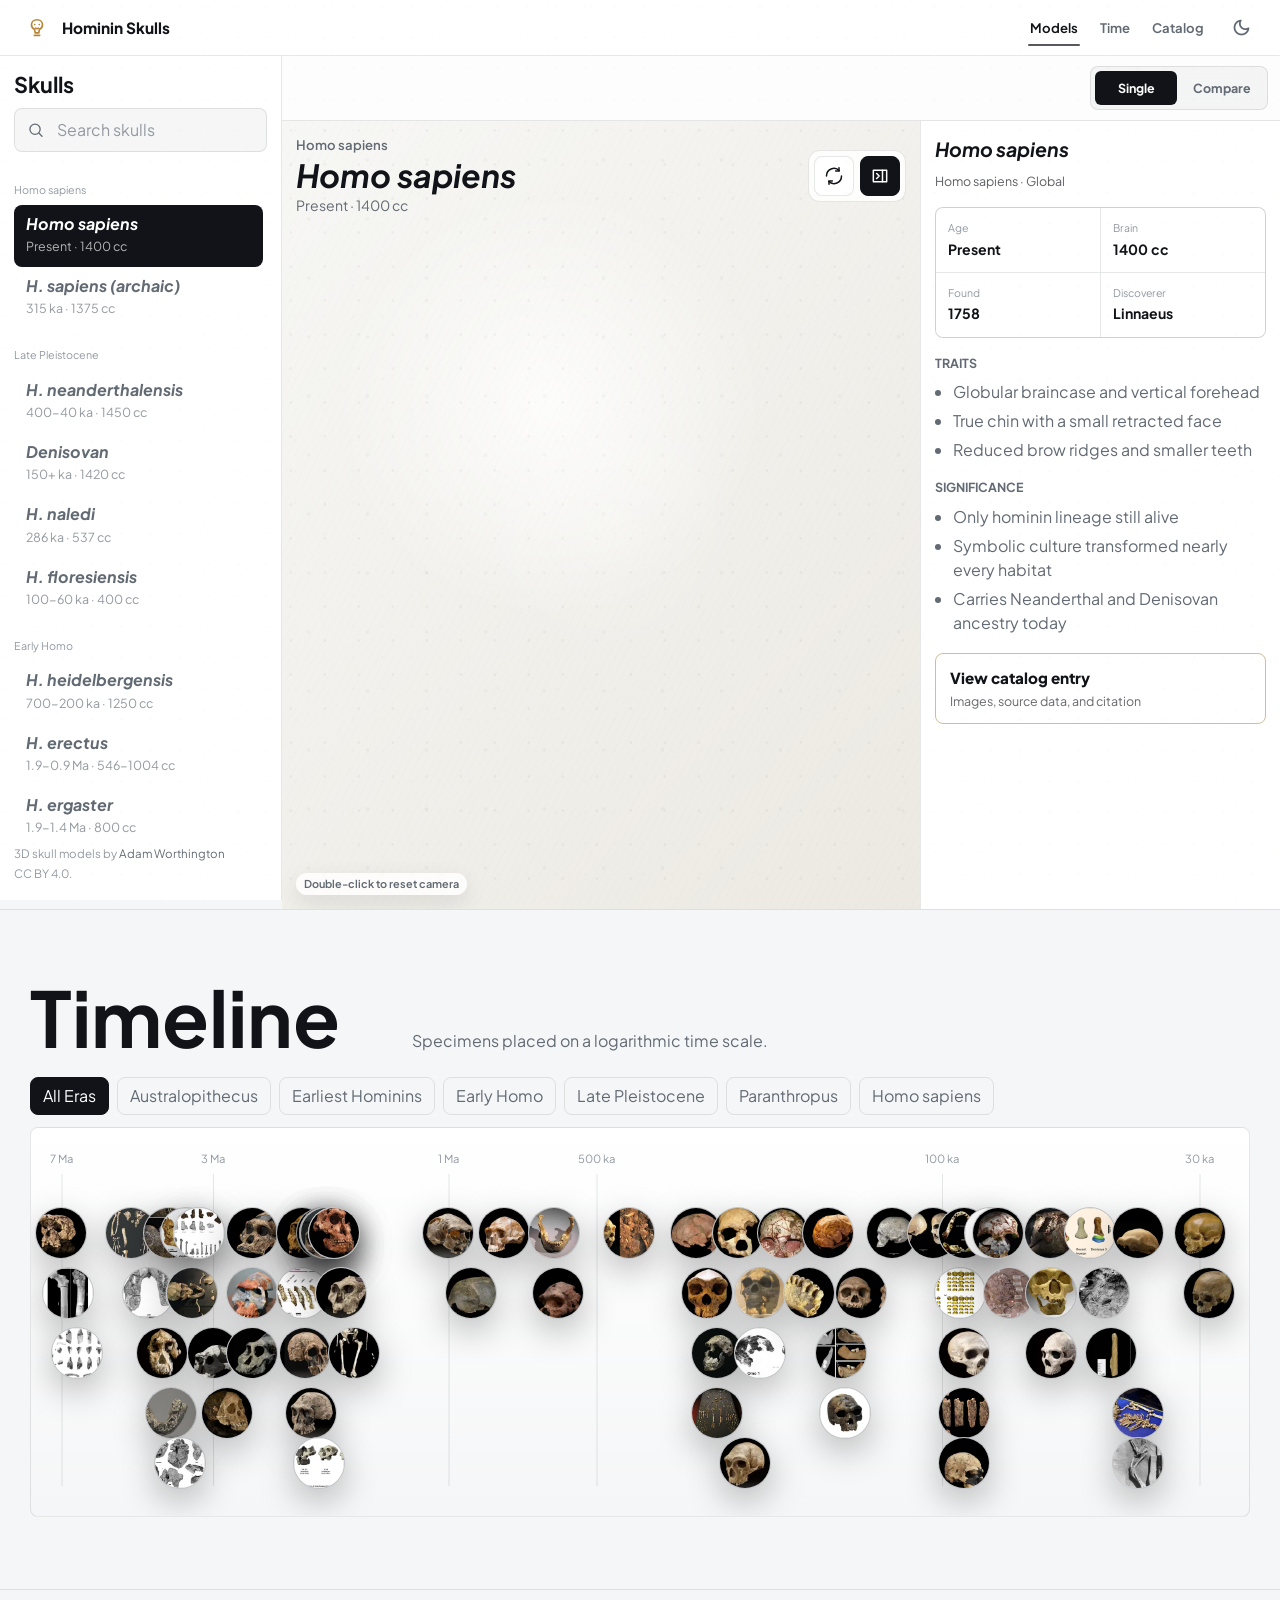
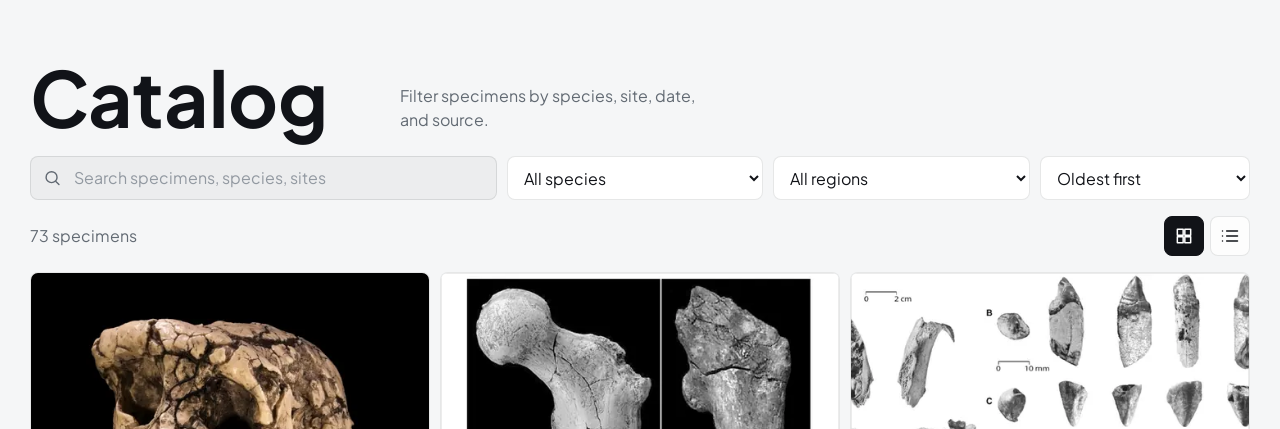
<file: human-evolution-skull-comparison/3d-viewer.html>
<!DOCTYPE html>
<html lang="en">
<head>
    <meta charset="UTF-8">
    <meta name="viewport" content="width=device-width, initial-scale=1.0">
    <title>Hominin Skull Comparison | Models</title>
    <link rel="icon" href="favicon.svg" type="image/svg+xml">
    <meta http-equiv="refresh" content="0; url=index.html">
    <link rel="canonical" href="index.html">
</head>
<body>
    <p><a href="index.html">Open Hominin Skull Comparison models</a></p>
</body>
</html>
</file>
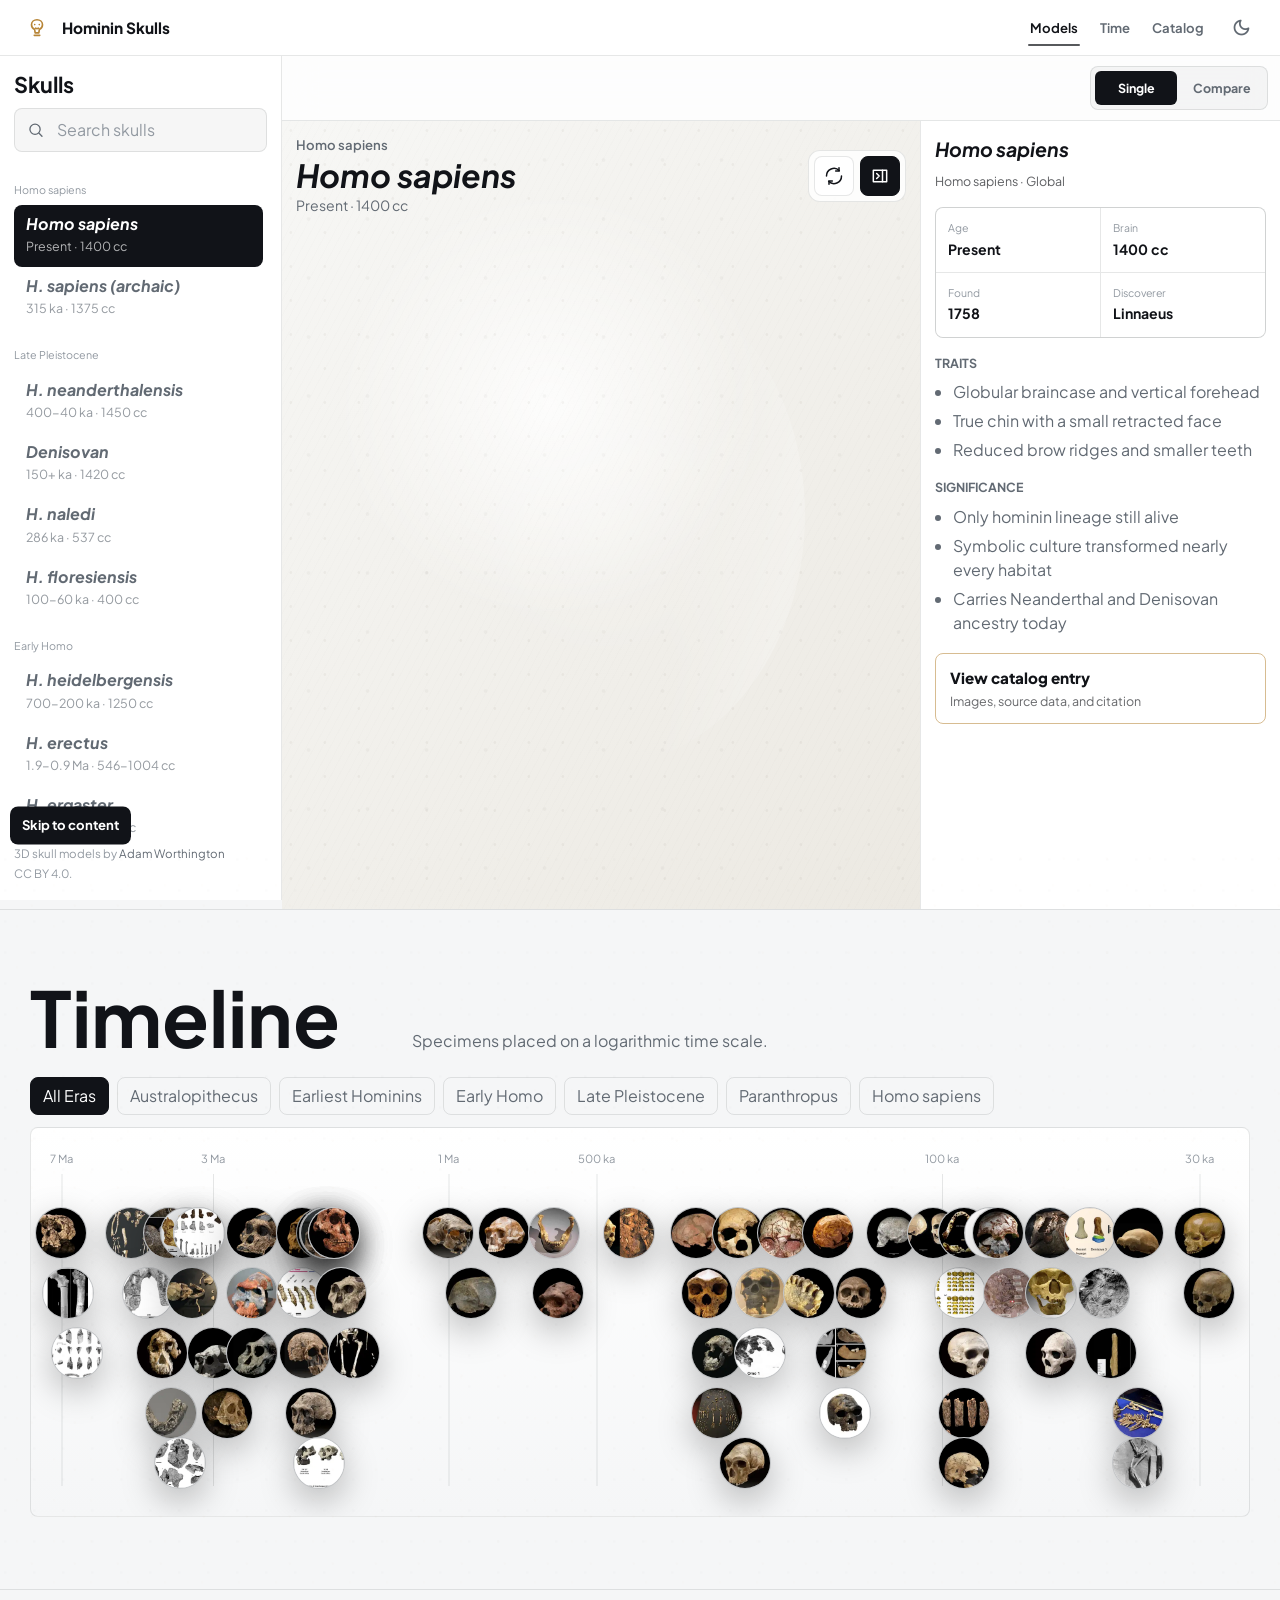
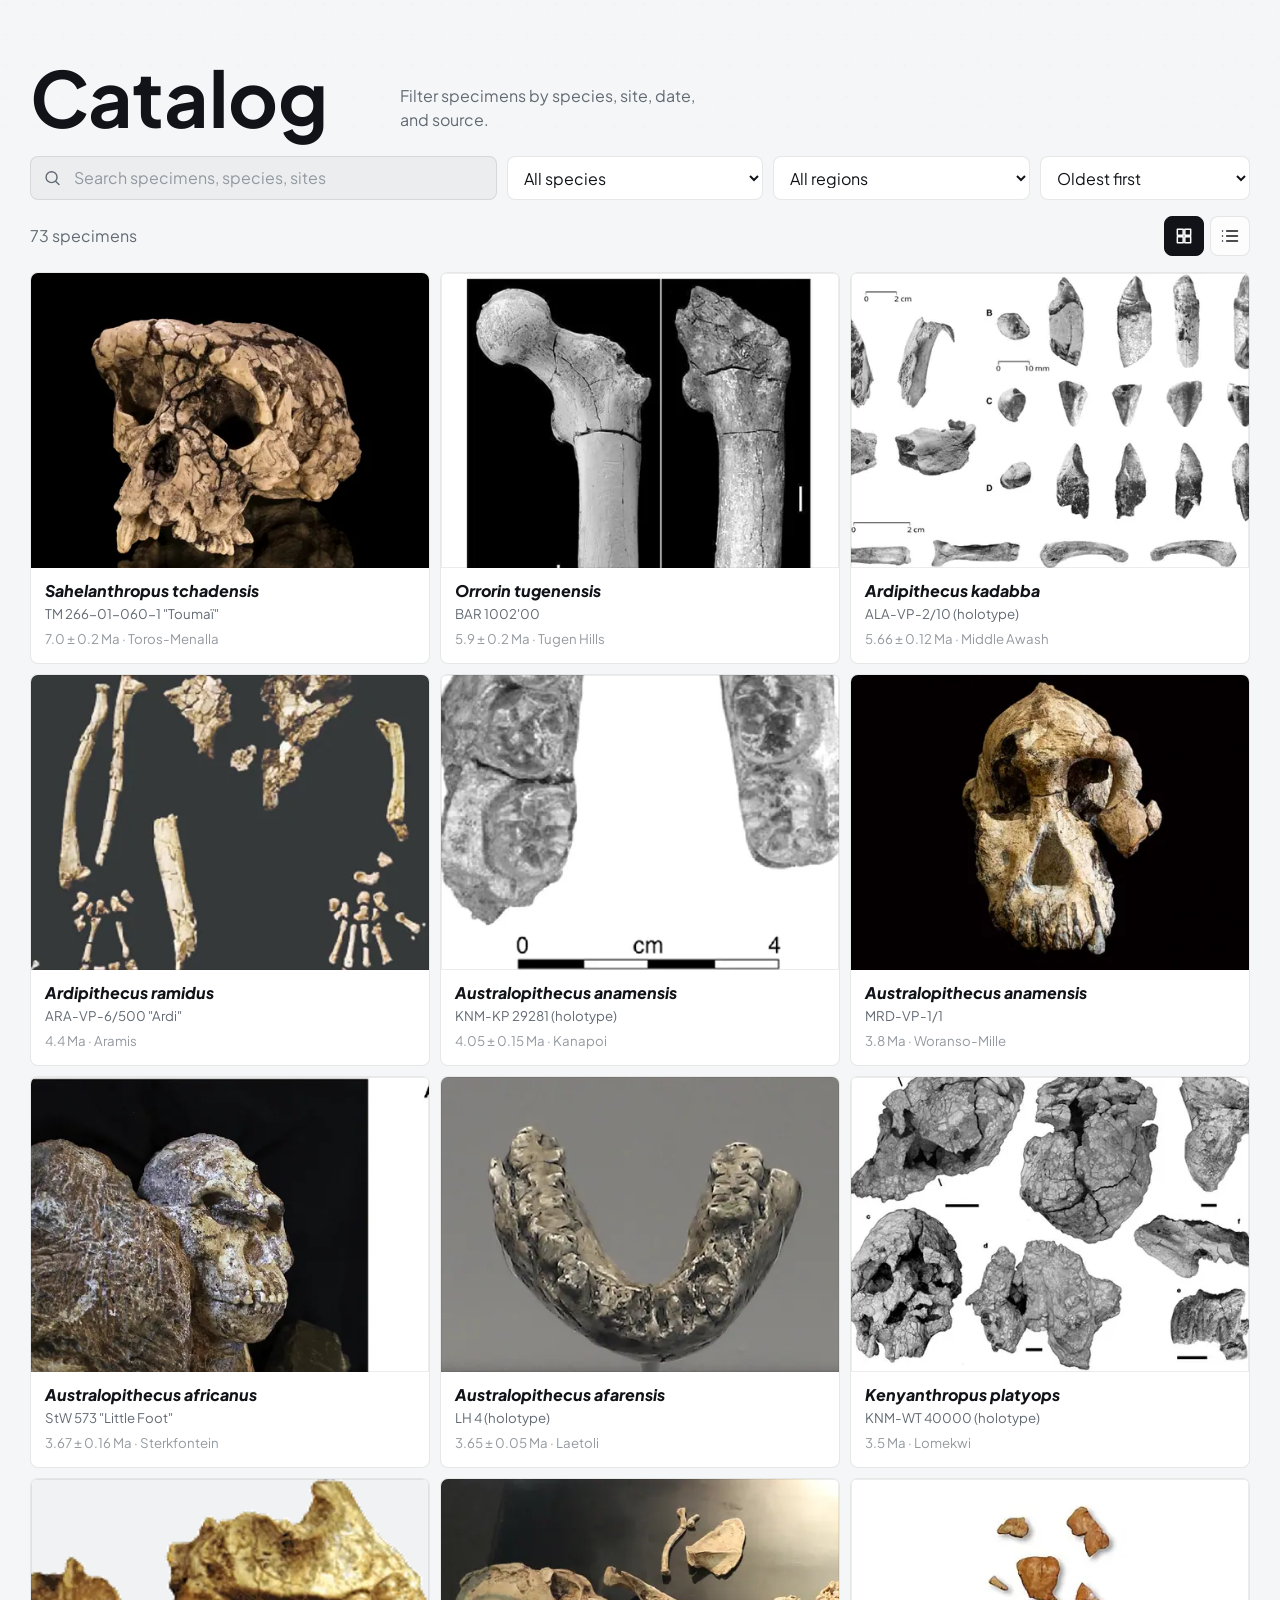
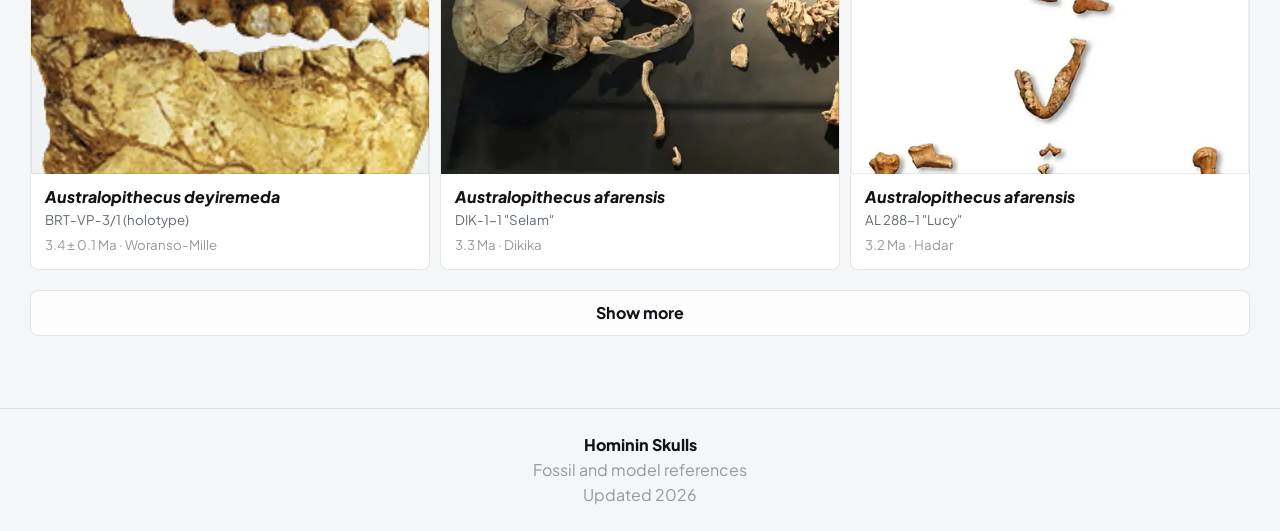
<file: human-evolution-skull-comparison/archive.html>
<!DOCTYPE html>
<html lang="en">
<head>
    <meta charset="UTF-8">
    <meta name="viewport" content="width=device-width, initial-scale=1.0, viewport-fit=cover">
    <title>Hominin Skull Comparison</title>
    <link rel="icon" href="favicon.svg" type="image/svg+xml">
    <link rel="canonical" href="index.html#timeline">
    <meta http-equiv="refresh" content="0; url=index.html#timeline">
</head>
<body>
    <p><a href="index.html#timeline">Open Hominin Skull Comparison</a></p>
</body>
</html>
</file>
<file: styles.css>
:root {
  color-scheme: dark;
  --bg: #030303;
  --ink: #f7f6ef;
  --muted: #aaa79d;
  --line: #f7f6ef;
  --paper: #050505;
  --font:
    "Google Sans",
    "Google Sans Text",
    "Product Sans",
    Arial,
    sans-serif;
}

@font-face {
  font-family: "Google Sans";
  src: url("assets/fonts/google-sans-regular.ttf") format("truetype");
  font-weight: 400;
  font-style: normal;
  font-display: swap;
}

@font-face {
  font-family: "Google Sans";
  src: url("assets/fonts/google-sans-500.ttf") format("truetype");
  font-weight: 500;
  font-style: normal;
  font-display: swap;
}

@font-face {
  font-family: "Google Sans";
  src: url("assets/fonts/google-sans-700.ttf") format("truetype");
  font-weight: 700;
  font-style: normal;
  font-display: swap;
}

* {
  box-sizing: border-box;
}

html {
  min-width: 0;
  min-height: 100%;
  width: 100%;
  overflow-x: clip;
  background: var(--bg);
}

body {
  min-height: 100svh;
  margin: 0;
  overflow-x: clip;
  background: var(--bg);
  color: var(--ink);
  font-family: var(--font);
  -webkit-font-smoothing: antialiased;
  text-rendering: optimizeLegibility;
}

a {
  color: inherit;
}

.skip-link {
  position: fixed;
  top: 16px;
  left: 16px;
  z-index: 10;
  padding: 10px 12px;
  min-height: 44px;
  border: 1px solid var(--ink);
  background: var(--ink);
  color: var(--bg);
  font-size: 0.82rem;
  font-weight: 700;
  opacity: 0;
  pointer-events: none;
  transform: translateY(-8px);
  transition: opacity 160ms ease, transform 160ms ease;
}

.skip-link:focus {
  opacity: 1;
  pointer-events: auto;
  transform: translateY(0);
}

.site-shell {
  width: 100%;
  min-height: 100svh;
  margin: 0;
  padding: 0;
  display: grid;
  grid-template-rows: auto 1fr;
}

.intro {
  min-height: clamp(300px, 44svh, 520px);
  padding: 20px 14px;
  display: grid;
  place-items: center;
  background:
    radial-gradient(circle at 50% 52%, rgb(0 0 0 / 0.02) 0 28%, rgb(0 0 0 / 0.22) 54%, rgb(0 0 0 / 0.46) 100%),
    url("assets/hero-lightfield.png") center / cover no-repeat,
    var(--bg);
  border-bottom: 1px solid rgb(247 246 239 / 0.9);
  overflow: hidden;
}

.eyebrow,
h1,
h2,
p {
  margin: 0;
}

.eyebrow {
  color: var(--muted);
  font-size: clamp(0.78rem, 1vw, 0.92rem);
  font-weight: 700;
  line-height: 1;
  text-transform: uppercase;
}

h1 {
  max-width: none;
  font-size: clamp(2.7rem, 18vw, 4.7rem);
  font-weight: 700;
  line-height: 0.82;
  letter-spacing: 0;
  text-align: center;
  color: var(--ink);
  text-shadow:
    0 2px 18px rgb(0 0 0 / 0.46),
    0 0 52px rgb(255 103 25 / 0.18),
    0 0 64px rgb(65 155 255 / 0.16);
  white-space: normal;
}

h1 span {
  display: block;
}

.tagline {
  max-width: 34rem;
  color: var(--ink);
  font-size: clamp(1.15rem, 2vw, 1.7rem);
  font-weight: 500;
  line-height: 1.16;
}

.projects {
  width: 100%;
  padding: 0 14px;
  display: grid;
  background: var(--paper);
}

.project {
  min-height: 0;
  padding: clamp(24px, 3.8vw, 54px) 0;
  display: grid;
  grid-template-columns: 1fr;
  gap: clamp(22px, 5vw, 76px);
  align-items: start;
  border-bottom: 1px solid rgb(247 246 239 / 0.9);
}

.project-copy {
  display: grid;
  gap: 14px;
}

h2 {
  max-width: none;
  font-size: clamp(2rem, 10.8vw, 3.7rem);
  font-weight: 700;
  line-height: 0.84;
  letter-spacing: 0;
  white-space: normal;
  text-wrap: balance;
  overflow-wrap: anywhere;
}

.project p {
  max-width: 33rem;
  color: var(--muted);
  font-size: clamp(1rem, 1.55vw, 1.28rem);
  font-weight: 500;
  line-height: 1.28;
  text-wrap: pretty;
}

.project-links {
  width: 100%;
  display: flex;
  flex-direction: column;
  gap: 10px;
  align-items: center;
  justify-content: stretch;
}

.project-link {
  position: relative;
  isolation: isolate;
  overflow: hidden;
  min-width: 112px;
  min-height: 48px;
  width: 100%;
  padding: 0 18px;
  display: inline-grid;
  place-items: center;
  border: 1px solid rgb(247 246 239 / 0.72);
  border-radius: 8px;
  background: #050505;
  color: var(--ink);
  font-size: 0.9rem;
  font-weight: 700;
  line-height: 1;
  text-decoration: none;
  text-shadow: none;
  text-transform: uppercase;
  box-shadow:
    inset 0 1px 0 rgb(255 255 255 / 0.1),
    inset 0 -1px 0 rgb(0 0 0 / 0.8),
    0 10px 24px -22px rgb(255 255 255 / 0.35);
  transform: translateY(0);
  transition:
    border-color 180ms ease,
    background 180ms ease,
    box-shadow 180ms ease,
    color 180ms ease,
    transform 180ms cubic-bezier(0.2, 0.8, 0.2, 1);
}

.project-link:hover,
.project-link:focus-visible {
  border-color: rgb(247 246 239 / 0.94);
  background: #0b0b0b;
  color: var(--ink);
  box-shadow:
    inset 0 1px 0 rgb(255 255 255 / 0.18),
    inset 0 -1px 0 rgb(0 0 0 / 0.88),
    0 14px 30px -24px rgb(255 255 255 / 0.5);
  transform: translateY(-3px);
}

.project-link:active {
  transform: translateY(-1px);
  transition-duration: 80ms;
}

.project-link:focus-visible {
  outline: 2px solid rgb(246 248 251 / 0.94);
  outline-offset: 5px;
}

.project-link-primary {
  border-color: #ffffff;
  background: #ffffff;
  color: var(--bg);
  box-shadow:
    inset 0 1px 0 rgb(255 255 255 / 0.92),
    inset 0 -1px 0 rgb(0 0 0 / 0.14),
    0 12px 28px -24px rgb(255 255 255 / 0.86);
  text-shadow: 0 1px 0 rgb(255 255 255 / 0.5);
}

.project-link-primary:hover,
.project-link-primary:focus-visible {
  border-color: #ffffff;
  background: #ffffff;
  color: var(--bg);
  box-shadow:
    inset 0 1px 0 rgb(255 255 255 / 0.95),
    inset 0 -1px 0 rgb(0 0 0 / 0.12),
    0 0 0 1px rgb(255 255 255 / 0.16),
    0 12px 30px -22px rgb(255 255 255 / 0.72);
}

.project-link-secondary {
  border-color: rgb(247 246 239 / 0.72);
  background: #050505;
  color: var(--ink);
  box-shadow:
    inset 0 1px 0 rgb(255 255 255 / 0.1),
    inset 0 -1px 0 rgb(0 0 0 / 0.8),
    0 10px 24px -22px rgb(255 255 255 / 0.35);
  text-shadow: none;
}

.project-link-secondary:hover,
.project-link-secondary:focus-visible {
  border-color: rgb(247 246 239 / 0.94);
  background: #0b0b0b;
  color: var(--ink);
  box-shadow:
    inset 0 1px 0 rgb(255 255 255 / 0.18),
    inset 0 -1px 0 rgb(0 0 0 / 0.88),
    0 14px 30px -24px rgb(255 255 255 / 0.5);
}

@media (min-width: 560px) {
  .project-links {
    flex-direction: row;
  }

  .project-link {
    width: auto;
    flex: 1;
  }
}

@media (min-width: 760px) {
  .site-shell {
    min-height: 100svh;
  }

  .intro {
    min-height: clamp(430px, 64svh, 780px);
    padding: clamp(22px, 4vw, 48px);
  }

  h1 {
    font-size: clamp(1.65rem, 7.2vw, 8.8rem);
    line-height: 0.82;
    white-space: nowrap;
  }

  .projects {
    padding: 0 clamp(24px, 5.5vw, 80px);
  }

  h1 span {
    display: inline;
  }

  .project {
    min-height: 172px;
    grid-template-columns: minmax(0, 1fr) auto;
    align-items: end;
  }

  h2 {
    font-size: clamp(2.55rem, 5.7vw, 5.6rem);
    white-space: nowrap;
  }

  .project-links {
    width: auto;
    justify-content: flex-end;
  }

  .project-link {
    min-width: 112px;
    width: auto;
    flex: 0 0 auto;
  }
}

@media (prefers-reduced-motion: reduce) {
  *,
  *::before,
  *::after {
    scroll-behavior: auto !important;
    transition-duration: 1ms !important;
  }
}
</file>
<file: health-dashboard/styles.css>
@font-face {
  font-family: "Google Sans";
  src: url("../assets/fonts/google-sans-regular.ttf") format("truetype");
  font-weight: 400;
  font-style: normal;
  font-display: swap;
}

@font-face {
  font-family: "Google Sans";
  src: url("../assets/fonts/google-sans-500.ttf") format("truetype");
  font-weight: 500;
  font-style: normal;
  font-display: swap;
}

@font-face {
  font-family: "Google Sans";
  src: url("../assets/fonts/google-sans-700.ttf") format("truetype");
  font-weight: 700;
  font-style: normal;
  font-display: swap;
}

:root {
  color-scheme: dark;
  --bg: #030303;
  --panel: #060606;
  --panel-2: #0a0a0a;
  --panel-raised: #0d0e10;
  --ink: #f7f6ef;
  --muted: #aaa79d;
  --dim: #706e68;
  --line: rgb(247 246 239 / 0.14);
  --line-strong: rgb(247 246 239 / 0.36);
  --active: #ffffff;
  --active-ink: #030303;
  --blue: #0a84ff;
  --green: #32d74b;
  --gold: #ffd60a;
  --red: #ff2d55;
  --violet: #bf5af2;
  --purple: #9b8cff;
  --cyan: #64d2ff;
  --orange: #ff9f0a;
  --ring-move-color: #ff2d55;
  --ring-exercise-color: #32d74b;
  --ring-stand-color: #0a84ff;
  --shadow:
    inset 0 1px 0 rgb(255 255 255 / 0.08),
    inset 0 0 0 1px var(--line);
  --shadow-raised:
    0 22px 70px rgb(0 0 0 / 0.42),
    inset 0 1px 0 rgb(255 255 255 / 0.09),
    inset 0 0 0 1px rgb(247 246 239 / 0.11);
  --radius: 8px;
  --font:
    "Google Sans",
    "Google Sans Text",
    "Product Sans",
    Arial,
    sans-serif;
}

* {
  box-sizing: border-box;
}

html {
  min-width: 320px;
  width: 100%;
  overflow-x: clip;
  background: var(--bg);
  -webkit-font-smoothing: antialiased;
}

body {
  min-height: 100svh;
  margin: 0;
  overflow-x: clip;
  background: var(--bg);
  color: var(--ink);
  font-family: var(--font);
  font-variant-numeric: tabular-nums;
  text-rendering: optimizeLegibility;
}

body::selection {
  background: rgb(247 246 239 / 0.18);
}

button,
input {
  min-width: 0;
  font: inherit;
}

button {
  color: inherit;
  cursor: pointer;
  touch-action: manipulation;
  -webkit-tap-highlight-color: transparent;
}

svg {
  display: block;
}

[hidden] {
  display: none !important;
}

.icon-sprite {
  position: absolute;
  width: 0;
  height: 0;
  overflow: hidden;
}

.skip-link {
  position: fixed;
  top: 14px;
  left: 14px;
  z-index: 10;
  padding: 10px 12px;
  border: 1px solid var(--ink);
  background: var(--ink);
  color: var(--bg);
  font-size: 0.82rem;
  font-weight: 700;
  opacity: 0;
  pointer-events: none;
  text-decoration: none;
  transform: translateY(-8px);
  transition: opacity 160ms ease, transform 160ms ease;
}

.skip-link:focus {
  opacity: 1;
  pointer-events: auto;
  transform: translateY(0);
}

.health-shell {
  width: min(1440px, 100%);
  min-height: 100svh;
  margin: 0 auto;
  padding:
    clamp(18px, 3vw, 34px)
    max(14px, env(safe-area-inset-right))
    calc(48px + env(safe-area-inset-bottom))
    max(14px, env(safe-area-inset-left));
}

.gate {
  min-height: calc(100svh - 96px);
  display: grid;
  grid-template-columns: minmax(0, 1fr);
  gap: 22px;
  align-content: center;
  position: relative;
}

.gate-copy {
  display: grid;
  gap: 14px;
  transform-origin: 0 50%;
  transition: opacity 260ms ease, filter 260ms ease, transform 260ms ease;
}

.eyebrow,
h1,
h2,
p {
  margin: 0;
}

.eyebrow {
  color: var(--muted);
  font-size: 0.78rem;
  font-weight: 700;
  line-height: 1;
  text-transform: uppercase;
}

h1 {
  max-width: 10ch;
  font-size: clamp(4rem, 9vw, 6.5rem);
  font-weight: 700;
  line-height: 0.82;
  letter-spacing: 0;
  text-wrap: balance;
}

h2 {
  font-size: 1.72rem;
  font-weight: 700;
  line-height: 0.96;
  letter-spacing: 0;
  text-wrap: balance;
}

.gate-note,
.meta-line,
.panel-date,
.status-line {
  color: var(--muted);
  font-size: 0.92rem;
  font-weight: 500;
  line-height: 1.35;
  text-wrap: pretty;
}

.meta-line {
  max-width: 52rem;
  overflow-wrap: anywhere;
}

.unlock-panel,
.panel,
.metric-card {
  border-radius: var(--radius);
  background: var(--panel);
  box-shadow: var(--shadow);
}

.unlock-panel {
  width: min(460px, 100%);
  padding: 18px;
  display: grid;
  gap: 12px;
  align-self: end;
  position: relative;
  overflow: hidden;
  transform-origin: 50% 50%;
  transition: transform 220ms ease, box-shadow 220ms ease;
}

.unlock-panel::after {
  content: "";
  position: absolute;
  inset: 0;
  border-radius: inherit;
  border: 1px solid transparent;
  opacity: 0;
  pointer-events: none;
  transition: opacity 180ms ease;
}

.password-field {
  display: grid;
  gap: 8px;
  color: var(--muted);
  font-size: 0.8rem;
  font-weight: 700;
  text-transform: uppercase;
}

.password-field input {
  width: 100%;
  min-height: 50px;
  padding: 0 14px;
  border: 1px solid var(--line-strong);
  border-radius: 8px;
  background: #030303;
  color: var(--ink);
  font-size: 1rem;
  font-weight: 700;
  outline: 0;
  transition: border-color 160ms ease, box-shadow 160ms ease;
}

.password-field input:focus {
  border-color: var(--ink);
  box-shadow: 0 0 0 4px rgb(247 246 239 / 0.12);
}

.primary-button,
.icon-button,
.segmented button,
.metric-tab {
  border: 1px solid var(--line-strong);
  border-radius: 8px;
  background: var(--panel-2);
  color: var(--ink);
  font-weight: 700;
  transition:
    border-color 160ms ease,
    background 160ms ease,
    color 160ms ease,
    transform 160ms ease,
    box-shadow 160ms ease;
}

.primary-button {
  min-height: 50px;
  display: inline-grid;
  grid-template-columns: 18px auto;
  gap: 9px;
  place-content: center;
  background: var(--active);
  color: var(--active-ink);
  text-transform: uppercase;
}

.unlock-loader {
  position: relative;
  height: 2px;
  overflow: hidden;
  border-radius: 999px;
  background: rgb(247 246 239 / 0.08);
  opacity: 0;
  transform: scaleX(0.84);
  transform-origin: 50% 50%;
  transition: opacity 180ms ease, transform 180ms ease;
}

.unlock-loader span {
  position: absolute;
  inset: 0 auto 0 0;
  width: 38%;
  border-radius: inherit;
  background: linear-gradient(90deg, var(--ring-move-color), var(--ring-exercise-color), var(--ring-stand-color));
  transform: translateX(-120%);
}

.unlock-approval {
  position: absolute;
  inset: 0;
  display: grid;
  place-content: center;
  justify-items: center;
  gap: 18px;
  opacity: 0;
  pointer-events: none;
  transform: translateY(6px);
}

.approval-mark {
  width: 84px;
  aspect-ratio: 1;
  display: grid;
  place-items: center;
  position: relative;
  border: 2px solid #32d74b;
  border-radius: 50%;
  background: transparent;
}

.approval-mark svg {
  width: 40px;
  height: 40px;
  stroke: #32d74b;
  stroke-width: 2.9;
  fill: none;
  stroke-linecap: round;
  stroke-linejoin: round;
  stroke-dasharray: 28;
  stroke-dashoffset: 28;
}

.unlock-approval p {
  color: #32d74b;
  font-size: 0.82rem;
  font-weight: 700;
  letter-spacing: 0;
  text-transform: uppercase;
}

.gate.is-decrypting .unlock-panel {
  transform: translateY(-2px);
}

.gate.is-decrypting .unlock-loader,
.gate.is-approved .unlock-loader {
  opacity: 1;
  transform: scaleX(1);
}

.gate.is-decrypting .unlock-loader span {
  animation: unlock-scan 840ms cubic-bezier(0.65, 0, 0.35, 1) infinite;
}

.gate.is-approved .unlock-panel {
  animation: unlock-panel-exit 460ms cubic-bezier(0.65, 0, 0.35, 1) forwards;
}

.gate.is-approved .unlock-loader span {
  width: 100%;
  transform: translateX(0);
  animation: unlock-approved-line 260ms cubic-bezier(0.16, 1, 0.3, 1) forwards;
}

.gate.is-approved .gate-copy {
  animation: unlock-copy-exit 420ms cubic-bezier(0.65, 0, 0.35, 1) forwards;
}

.gate.is-approved .unlock-approval {
  animation: unlock-approval-enter 420ms 180ms cubic-bezier(0.16, 1, 0.3, 1) forwards;
}

.gate.is-approved .approval-mark {
  animation: approval-mark-enter 420ms 180ms cubic-bezier(0.16, 1, 0.3, 1) forwards;
}

.gate.is-approved .approval-mark svg {
  animation: approval-check-draw 420ms 300ms cubic-bezier(0.16, 1, 0.3, 1) forwards;
}

.gate.is-handing-off {
  position: absolute;
  inset: 0;
  z-index: 30;
  width: 100%;
  min-height: 100svh;
  background: var(--bg);
  pointer-events: none;
  animation: gate-handoff 320ms ease forwards;
}

@keyframes unlock-scan {
  0% {
    transform: translateX(-120%);
  }

  100% {
    transform: translateX(285%);
  }
}

@keyframes unlock-approved-line {
  0% {
    opacity: 0.62;
    transform: translateX(-8%) scaleX(0.72);
  }

  100% {
    opacity: 0;
    transform: translateX(0) scaleX(1);
  }
}

@keyframes unlock-copy-exit {
  0% {
    opacity: 1;
    transform: translateY(0) scale(1);
    filter: blur(0);
  }

  100% {
    opacity: 0;
    transform: translateY(-8px);
    filter: none;
  }
}

@keyframes unlock-panel-exit {
  0% {
    opacity: 1;
    transform: translateY(-2px) scale(1);
    filter: blur(0);
  }

  100% {
    opacity: 0;
    transform: translateY(8px);
    filter: none;
  }
}

@keyframes unlock-approval-enter {
  0% {
    opacity: 0;
    transform: translateY(6px);
  }

  100% {
    opacity: 1;
    transform: translateY(0);
  }
}

@keyframes approval-mark-enter {
  0% {
    opacity: 0;
    transform: scale(0.96);
  }

  100% {
    opacity: 1;
    transform: scale(1);
  }
}

@keyframes approval-check-draw {
  0% {
    stroke-dashoffset: 28;
  }

  100% {
    stroke-dashoffset: 0;
  }
}

@keyframes gate-handoff {
  0% {
    opacity: 1;
  }

  100% {
    opacity: 0;
  }
}

.primary-button:active,
.icon-button:active,
.segmented button:active,
.metric-tab:active {
  transform: translateY(0) scale(0.98);
}

.primary-button svg,
.icon-button svg {
  width: 18px;
  height: 18px;
  stroke: currentColor;
  stroke-width: 2;
  fill: none;
  stroke-linecap: round;
  stroke-linejoin: round;
}

.primary-button:hover,
.icon-button:hover,
.segmented button:hover,
.metric-tab:hover,
.primary-button:focus-visible,
.icon-button:focus-visible,
.segmented button:focus-visible,
.metric-tab:focus-visible {
  border-color: var(--ink);
  box-shadow: none;
  transform: translateY(-2px);
  outline: 0;
}

.primary-button:disabled {
  cursor: not-allowed;
  opacity: 0.5;
  transform: none;
}

.gate.is-decrypting .primary-button:disabled,
.gate.is-approved .primary-button:disabled {
  opacity: 1;
}

.status-line {
  min-height: 1.3em;
}

.dashboard {
  display: grid;
  gap: 16px;
}

.dashboard.is-entering .topbar,
.dashboard.is-entering .range-dock,
.dashboard.is-entering .metric-card,
.dashboard.is-entering .visual-grid .panel,
.dashboard.is-entering .rings-panel,
.dashboard.is-entering .trend-panel {
  opacity: 0;
  transform: translateY(14px);
  filter: blur(8px);
  animation: dashboard-enter 680ms cubic-bezier(0.16, 1, 0.3, 1) forwards;
  animation-delay: var(--enter-delay, 0ms);
  will-change: opacity, transform, filter;
}

.dashboard.is-entering .topbar {
  --enter-delay: 0ms;
}

.dashboard.is-entering .range-dock {
  --enter-delay: 80ms;
}

.dashboard.is-entering .metric-card:nth-child(1) {
  --enter-delay: 170ms;
}

.dashboard.is-entering .metric-card:nth-child(2) {
  --enter-delay: 230ms;
}

.dashboard.is-entering .metric-card:nth-child(3) {
  --enter-delay: 290ms;
}

.dashboard.is-entering .metric-card:nth-child(4) {
  --enter-delay: 350ms;
}

.dashboard.is-entering .metric-card:nth-child(5) {
  --enter-delay: 410ms;
}

.dashboard.is-entering .metric-card:nth-child(6) {
  --enter-delay: 470ms;
}

.dashboard.is-entering .rings-panel {
  --enter-delay: 540ms;
}

.dashboard.is-entering .trend-panel {
  --enter-delay: 620ms;
}

.dashboard.is-entering .visual-grid .panel:nth-child(1) {
  --enter-delay: 540ms;
}

.dashboard.is-entering .visual-grid .panel:nth-child(2) {
  --enter-delay: 610ms;
}

.dashboard.is-entering .visual-grid .panel:nth-child(3) {
  --enter-delay: 680ms;
}

.dashboard.is-entering .visual-grid .panel:nth-child(4) {
  --enter-delay: 750ms;
}

@keyframes dashboard-enter {
  0% {
    opacity: 0;
    transform: translateY(14px);
    filter: blur(8px);
  }

  62% {
    opacity: 1;
    filter: blur(0);
  }

  100% {
    opacity: 1;
    transform: translateY(0);
    filter: blur(0);
  }
}

.dashboard.is-range-updating .metric-card,
.dashboard.is-range-updating .rings-content,
.dashboard.is-range-updating .trend-panel .metric-tabs,
.dashboard.is-range-updating .trend-panel .chart-wrap,
.dashboard.is-range-updating .scroll-reveal.is-visible .heatmap-wrap,
.dashboard.is-range-updating .scroll-reveal.is-visible .metric-pie,
.dashboard.is-range-updating .scroll-reveal.is-visible .period-bars,
.dashboard.is-range-updating .scroll-reveal.is-visible .metric-table,
.dashboard.is-range-updating .scroll-reveal.is-visible .sleep-bars,
.dashboard.is-range-updating .scroll-reveal.is-visible .vitals-grid,
.dashboard.is-range-updating .scroll-reveal.is-visible .vitals-reference.is-open,
.dashboard.is-range-updating .scroll-reveal.is-visible .workout-mix,
.dashboard.is-range-updating .scroll-reveal.is-visible .nutrition-grid {
  animation: range-refresh 460ms cubic-bezier(0.16, 1, 0.3, 1) both;
  animation-delay: var(--range-delay, 0ms);
  will-change: opacity, transform, filter;
}

.dashboard.is-range-updating .metric-card:nth-child(1) {
  --range-delay: 0ms;
}

.dashboard.is-range-updating .metric-card:nth-child(2) {
  --range-delay: 45ms;
}

.dashboard.is-range-updating .metric-card:nth-child(3) {
  --range-delay: 90ms;
}

.dashboard.is-range-updating .metric-card:nth-child(4) {
  --range-delay: 135ms;
}

.dashboard.is-range-updating .metric-card:nth-child(5) {
  --range-delay: 180ms;
}

.dashboard.is-range-updating .metric-card:nth-child(6) {
  --range-delay: 225ms;
}

.dashboard.is-range-updating .rings-content {
  --range-delay: 120ms;
}

.dashboard.is-range-updating .trend-panel .metric-tabs {
  --range-delay: 80ms;
}

.dashboard.is-range-updating .trend-panel .chart-wrap {
  --range-delay: 140ms;
}

.dashboard.is-range-updating .scroll-reveal.is-visible .heatmap-wrap,
.dashboard.is-range-updating .scroll-reveal.is-visible .metric-pie,
.dashboard.is-range-updating .scroll-reveal.is-visible .period-bars,
.dashboard.is-range-updating .scroll-reveal.is-visible .sleep-bars {
  --range-delay: 80ms;
}

.dashboard.is-range-updating .scroll-reveal.is-visible .vitals-grid,
.dashboard.is-range-updating .scroll-reveal.is-visible .metric-table,
.dashboard.is-range-updating .scroll-reveal.is-visible .vitals-reference.is-open,
.dashboard.is-range-updating .scroll-reveal.is-visible .workout-mix,
.dashboard.is-range-updating .scroll-reveal.is-visible .nutrition-grid {
  --range-delay: 120ms;
}

.dashboard.is-range-updating .range-dock .is-active {
  animation: range-active-pop 360ms cubic-bezier(0.16, 1, 0.3, 1) both;
}

.dashboard.is-range-updating .trend-area {
  opacity: 0;
  transform: translateY(4px) scaleY(0.985);
  transform-box: fill-box;
  transform-origin: 50% 100%;
  animation: range-chart-area 520ms 120ms cubic-bezier(0.16, 1, 0.3, 1) forwards;
}

.dashboard.is-range-updating .trend-line,
.dashboard.is-range-updating .scroll-reveal.is-visible .spark-line {
  stroke-dasharray: 1;
  stroke-dashoffset: 1;
  animation: range-line-draw 760ms 150ms cubic-bezier(0.16, 1, 0.3, 1) forwards;
}

@keyframes range-refresh {
  0% {
    opacity: 0;
    transform: translateY(8px) scale(0.992);
    filter: blur(5px);
  }

  100% {
    opacity: 1;
    transform: translateY(0) scale(1);
    filter: blur(0);
  }
}

@keyframes range-active-pop {
  0% {
    transform: scale(0.96);
  }

  100% {
    transform: scale(1);
  }
}

@keyframes range-chart-area {
  to {
    opacity: 1;
    transform: translateY(0) scaleY(1);
  }
}

@keyframes range-line-draw {
  to {
    stroke-dashoffset: 0;
  }
}

.scroll-reveal {
  opacity: 0;
  transform: translateY(18px);
  filter: blur(8px);
  will-change: opacity, transform, filter;
}

.scroll-reveal.is-visible {
  animation: dashboard-enter 720ms cubic-bezier(0.16, 1, 0.3, 1) forwards;
  animation-delay: var(--scroll-delay, 0ms);
}

.topbar {
  display: flex;
  justify-content: space-between;
  gap: 16px;
  align-items: flex-start;
  padding: 8px 0 18px;
}

.topbar > div {
  min-width: 0;
}

.topbar h1 {
  max-width: none;
  margin-top: 10px;
  font-size: 5.2rem;
  line-height: 0.82;
}

.topbar-actions {
  display: flex;
  flex-wrap: wrap;
  justify-content: flex-end;
  gap: 8px;
  align-items: center;
  padding-top: 6px;
}

.range-dock {
  position: sticky;
  top: 0;
  z-index: 8;
  margin: 0 0 2px;
  padding: calc(8px + env(safe-area-inset-top)) 0 10px;
  background:
    linear-gradient(180deg, var(--bg) 0%, rgb(3 3 3 / 0.92) 72%, rgb(3 3 3 / 0));
  backdrop-filter: blur(16px);
}

.range-toggle {
  width: 100%;
  max-width: none;
}

.range-dock .range-toggle {
  max-width: 100%;
  flex-wrap: nowrap;
  justify-content: space-between;
  overflow-x: visible;
  padding: 2px 0 6px;
  scroll-padding-inline: 2px;
  scrollbar-width: none;
  -webkit-overflow-scrolling: touch;
}

.range-dock .range-toggle::-webkit-scrollbar {
  display: none;
}

.range-dock .segmented button,
.range-dock button {
  flex: 1 1 0;
  min-width: 48px;
  min-height: 44px;
  border-radius: 999px;
}

.icon-button {
  width: 44px;
  height: 44px;
  display: inline-grid;
  place-items: center;
  padding: 0;
}

.metric-strip {
  display: grid;
  grid-template-columns: repeat(2, minmax(0, 1fr));
  gap: 10px;
}

.metric-card {
  min-height: 118px;
  padding: 14px;
  display: grid;
  align-content: space-between;
  gap: 18px;
}

.metric-card-button {
  --metric-color: var(--blue);
  width: 100%;
  min-width: 0;
  border: 0;
  color: inherit;
  text-align: left;
  position: relative;
  overflow: hidden;
  isolation: isolate;
  transition:
    transform 160ms ease,
    box-shadow 160ms ease,
    background 160ms ease;
}

.metric-card-button::before {
  content: "";
  position: absolute;
  inset: 0;
  z-index: -1;
  background:
    linear-gradient(135deg, color-mix(in srgb, var(--metric-color) 18%, transparent), transparent 48%),
    var(--panel);
  opacity: 0;
  transition: opacity 160ms ease;
}

.metric-card-button:hover,
.metric-card-button:focus-visible,
.metric-card-button.is-active {
  outline: 0;
  transform: translateY(-2px);
  box-shadow:
    0 18px 48px rgb(0 0 0 / 0.3),
    inset 0 1px 0 rgb(255 255 255 / 0.12),
    inset 0 0 0 1px color-mix(in srgb, var(--metric-color) 50%, var(--line));
}

.metric-card-button:hover::before,
.metric-card-button:focus-visible::before,
.metric-card-button.is-active::before {
  opacity: 1;
}

.metric-card-top {
  min-width: 0;
  display: flex;
  align-items: flex-start;
  justify-content: space-between;
  gap: 8px;
}

.metric-category {
  flex: 0 0 auto;
  color: color-mix(in srgb, var(--metric-color) 72%, var(--muted));
  font-size: 0.68rem;
  font-weight: 700;
  line-height: 1;
  text-transform: uppercase;
}

.metric-label,
.metric-sub,
.mini-label {
  color: var(--muted);
  font-size: 0.78rem;
  font-weight: 700;
  text-transform: uppercase;
}

.mini-note {
  margin: 3px 0 0;
  color: var(--dim);
  font-size: 0.68rem;
  font-weight: 700;
  line-height: 1;
  text-transform: uppercase;
}

.vital-card .mini-note {
  color: color-mix(in srgb, var(--muted) 76%, var(--green));
}

.metric-value {
  display: block;
  min-width: 0;
  max-width: 100%;
  font-size: clamp(2rem, 2.85vw, 2.55rem);
  font-weight: 700;
  line-height: 0.9;
  white-space: nowrap;
  overflow: hidden;
  text-overflow: clip;
}

.metric-sub {
  display: block;
  margin-top: 8px;
  min-height: 1.2em;
  color: var(--dim);
  white-space: nowrap;
  overflow: hidden;
  text-overflow: clip;
}

.metric-sub.good {
  color: var(--green);
}

.metric-sub.warn {
  color: var(--gold);
}

.metric-sub.down {
  color: var(--red);
}

.visual-grid,
.activity-grid,
.deep-grid {
  display: grid;
  grid-template-columns: minmax(0, 1fr);
  gap: 16px;
}

.visual-grid {
  align-items: stretch;
}

.activity-grid {
  align-items: stretch;
}

.panel {
  min-width: 0;
  padding: 16px;
}

.trend-panel {
  padding: clamp(16px, 2vw, 24px);
  overflow: visible;
  background:
    linear-gradient(180deg, rgb(255 255 255 / 0.045), rgb(255 255 255 / 0.01) 34%, rgb(255 255 255 / 0)),
    var(--panel);
  box-shadow: var(--shadow-raised);
}

.panel-head {
  display: flex;
  align-items: flex-start;
  justify-content: space-between;
  gap: 16px;
  margin-bottom: 16px;
}

.panel-head-wide {
  align-items: center;
}

.trend-panel .panel-head-wide {
  margin-bottom: 12px;
}

.rings-panel {
  position: relative;
  overflow: hidden;
  padding: clamp(18px, 2vw, 24px);
  display: grid;
  grid-template-rows: auto minmax(0, 1fr);
  background:
    linear-gradient(145deg, rgb(255 255 255 / 0.045), rgb(255 255 255 / 0.012) 42%, rgb(255 255 255 / 0)),
    linear-gradient(180deg, #09090a, #030303);
  box-shadow: var(--shadow);
}

.rings-panel .panel-head {
  margin-bottom: 12px;
}

.rings-panel h2 {
  margin-top: 3px;
  font-size: 3.9rem;
  line-height: 0.88;
}

.rings-panel .panel-date {
  max-width: 8ch;
}

.trend-panel h2 {
  margin-top: 3px;
  font-size: 3.9rem;
  line-height: 0.88;
}

.panel-date {
  text-align: right;
}

.rings-content {
  display: grid;
  grid-template-columns: minmax(0, 1fr);
  gap: 16px;
  align-items: center;
  align-content: center;
}

.rings-stage {
  width: min(180px, 58vw);
  aspect-ratio: 1;
  display: grid;
  place-items: center;
  margin-inline: auto;
  border-radius: 50%;
  background: #050505;
  box-shadow: inset 0 0 0 1px rgb(255 255 255 / 0.06);
}

.rings-svg {
  width: 100%;
  height: 100%;
  overflow: visible;
}

.ring-track {
  stroke: rgb(255 255 255 / 0.105);
}

.ring-value {
  stroke-linecap: round;
  transform: rotate(-90deg);
  transform-origin: 50% 50%;
}

.ring-value {
  transition: stroke-dashoffset 360ms ease;
}

.ring-move {
  stroke: var(--ring-move-color);
}

.ring-exercise {
  stroke: var(--ring-exercise-color);
}

.ring-stand {
  stroke: var(--ring-stand-color);
}

.ring-copy {
  width: min(260px, 100%);
  margin-inline: auto;
  display: grid;
  gap: 9px;
}

.ring-stat {
  --ring-color: var(--ink);
  display: grid;
  grid-template-columns: 10px minmax(0, 1fr) auto minmax(3ch, auto);
  gap: 8px;
  align-items: baseline;
  min-width: 0;
  color: var(--muted);
}

.ring-label {
  min-width: 0;
  color: var(--ink);
  font-size: 0.9rem;
  font-weight: 700;
}

.ring-dot {
  width: 10px;
  height: 10px;
  border-radius: 999px;
  background: var(--ring-color);
  transform: translateY(1px);
}

.ring-stat strong {
  display: flex;
  align-items: baseline;
  gap: 4px;
  color: var(--ink);
  font-size: 1.08rem;
  text-align: right;
  white-space: nowrap;
}

.ring-stat strong span {
  color: var(--muted);
  font-size: 0.76rem;
  font-weight: 700;
}

.ring-delta {
  color: var(--dim);
  font-size: 0.72rem;
  font-style: normal;
  font-weight: 700;
  line-height: 1;
  text-align: right;
  white-space: nowrap;
}

.ring-delta.is-up {
  color: var(--green);
}

.ring-delta.is-down {
  color: var(--red);
}

.ring-delta.is-steady {
  color: var(--muted);
}

.segmented,
.metric-tabs {
  display: flex;
  flex-wrap: wrap;
  gap: 8px;
  justify-content: flex-end;
}

.segmented button,
.metric-tab {
  min-height: 42px;
  padding: 0 12px;
  font-size: 0.76rem;
  text-transform: uppercase;
}

.segmented .is-active,
.metric-tab.is-active {
  border-color: var(--active);
  background: var(--active);
  color: var(--active-ink);
}

.metric-tabs {
  justify-content: flex-start;
  margin-bottom: 12px;
}

.trend-panel .metric-tabs {
  gap: 6px;
  margin: -4px -12px 12px 0;
  flex-wrap: nowrap;
  overflow-x: auto;
  padding: 4px 12px 8px 0;
  scrollbar-width: none;
  -webkit-overflow-scrolling: touch;
}

.trend-panel .metric-tabs::-webkit-scrollbar {
  display: none;
}

.trend-panel .metric-tab {
  min-height: 40px;
  flex: 0 0 auto;
  border-radius: 999px;
  padding: 0 11px;
  background: rgb(255 255 255 / 0.035);
  color: color-mix(in srgb, var(--ink) 86%, var(--muted));
  font-size: 0.7rem;
  box-shadow: inset 0 0 0 1px rgb(247 246 239 / 0.04);
}

.trend-panel .metric-tab.is-active {
  border-color: transparent;
  background: var(--ink);
  color: var(--bg);
  box-shadow:
    0 10px 30px rgb(247 246 239 / 0.08),
    inset 0 0 0 1px rgb(255 255 255 / 0.45);
}

.chart-wrap,
.heatmap-wrap,
.sleep-bars {
  min-width: 0;
  overflow-x: auto;
  overscroll-behavior-x: contain;
  scrollbar-width: thin;
  scrollbar-color: rgb(247 246 239 / 0.28) transparent;
  -webkit-overflow-scrolling: touch;
}

.trend-panel .chart-wrap {
  margin: 0 -4px -2px;
  padding-top: 4px;
}

.trend-svg,
.spark-svg {
  width: 100%;
  min-width: 0;
  height: auto;
}

.dashboard.is-entering .grid-line,
.dashboard.is-entering .axis-label {
  opacity: 0;
  animation: chart-detail-enter 520ms ease-out forwards;
  animation-delay: 760ms;
}

.dashboard.is-entering .axis-label {
  animation-delay: 880ms;
}

.axis-label,
.empty-chart {
  fill: var(--muted);
  color: var(--muted);
  font-size: 11px;
  font-weight: 500;
}

.grid-line {
  stroke: rgb(247 246 239 / 0.07);
  stroke-dasharray: 1 10;
  stroke-linecap: round;
}

.grid-line-base {
  stroke: rgb(247 246 239 / 0.13);
  stroke-dasharray: none;
}

.year-tick {
  stroke: rgb(247 246 239 / 0.26);
}

.axis-year {
  text-anchor: middle;
}

.axis-end {
  text-anchor: end;
}

.axis-interval {
  text-anchor: middle;
}

.axis-y {
  text-anchor: end;
}

.trend-area {
  fill: rgb(110 168 255 / 0.12);
}

.dashboard.is-entering .trend-area {
  opacity: 0;
  transform: translateY(8px) scaleY(0.96);
  transform-box: fill-box;
  transform-origin: 50% 100%;
  animation: chart-area-enter 760ms cubic-bezier(0.16, 1, 0.3, 1) forwards;
  animation-delay: 860ms;
}

.trend-line {
  fill: none;
  stroke: var(--blue);
  stroke-width: 3.25;
  stroke-linecap: round;
  stroke-linejoin: round;
  filter: drop-shadow(0 8px 16px rgb(110 168 255 / 0.12));
}

.dashboard.is-entering .trend-line {
  stroke-dasharray: 1;
  stroke-dashoffset: 1;
  animation: chart-line-enter 960ms cubic-bezier(0.16, 1, 0.3, 1) forwards;
  animation-delay: 920ms;
}

.scroll-reveal .spark-line {
  stroke-dasharray: 1;
  stroke-dashoffset: 1;
}

.scroll-reveal.is-visible .spark-line {
  animation: chart-line-enter 780ms cubic-bezier(0.16, 1, 0.3, 1) forwards;
  animation-duration: 780ms;
  animation-delay: calc(var(--scroll-delay, 0ms) + 180ms);
}

.chart-hover-guide {
  opacity: 0;
  pointer-events: none;
  stroke: rgb(247 246 239 / 0.28);
  stroke-dasharray: 4 7;
  stroke-linecap: round;
  transition: opacity 120ms ease;
}

.chart-hit,
.chart-hit-band {
  fill: transparent;
  cursor: crosshair;
  pointer-events: all;
}

.chart-hover-dot {
  fill: var(--chart-color, var(--blue));
  opacity: 0;
  pointer-events: none;
  stroke: rgb(3 3 3 / 0.86);
  stroke-width: 2.5;
  transition: opacity 120ms ease, r 120ms ease, filter 120ms ease;
}

.spark-hover-dot {
  fill: var(--ink);
  stroke-width: 1.5;
}

.chart-hit-band:hover + .chart-hover-dot,
.chart-point-target:hover .chart-hover-dot,
.chart-point-target.is-active .chart-hover-dot {
  opacity: 1;
  filter: drop-shadow(0 0 12px color-mix(in srgb, var(--chart-color, var(--blue)) 42%, transparent));
}

.chart-point-target:hover .chart-hover-guide,
.chart-point-target.is-active .chart-hover-guide {
  opacity: 1;
}

.chart-tooltip {
  position: fixed;
  top: 0;
  left: 0;
  z-index: 20;
  display: grid;
  gap: 2px;
  max-width: min(260px, calc(100vw - 28px));
  padding: 10px 12px;
  border-radius: 10px;
  background: rgb(12 13 15 / 0.94);
  color: var(--ink);
  box-shadow:
    0 18px 42px rgb(0 0 0 / 0.52),
    inset 0 1px 0 rgb(255 255 255 / 0.11),
    inset 0 0 0 1px rgb(247 246 239 / 0.14);
  font-size: 0.75rem;
  font-weight: 500;
  font-variant-numeric: tabular-nums;
  line-height: 1.2;
  pointer-events: none;
  will-change: transform;
}

.chart-tooltip span {
  color: var(--muted);
  font-size: 0.68rem;
}

.chart-tooltip strong {
  color: var(--ink);
  font-size: 0.98rem;
  line-height: 1.1;
}

.chart-tooltip small {
  min-height: 0.9em;
  color: var(--dim);
  font-size: 0.68rem;
}

.chart-tooltip[hidden] {
  display: none;
}

.heatmap-svg {
  width: var(--heatmap-width, auto);
  min-width: var(--heatmap-width, auto);
  max-width: none;
  height: auto;
}

.heat-cell {
  rx: 2;
  ry: 2;
}

.scroll-reveal .heat-cell {
  opacity: 0;
  transform: translateY(-10px) scale(0.62);
  transform-box: fill-box;
  transform-origin: center;
}

.scroll-reveal.is-visible .heat-cell {
  animation: heat-cell-enter 620ms cubic-bezier(0.16, 1, 0.3, 1) forwards;
  animation-delay: calc(var(--scroll-delay, 0ms) + 120ms + var(--cell-delay, 0ms));
}

.h0 {
  fill: #0b1f14;
}

.h1 {
  fill: #123622;
}

.h2 {
  fill: #1f5a37;
}

.h3 {
  fill: #2c8a4c;
}

.h4 {
  fill: #75f08b;
}

.metric-heatmap-svg .h0 {
  fill: rgb(247 246 239 / 0.055);
}

.metric-heatmap-svg .h1 {
  fill: color-mix(in srgb, var(--metric-color) 22%, #070707);
}

.metric-heatmap-svg .h2 {
  fill: color-mix(in srgb, var(--metric-color) 42%, #080808);
}

.metric-heatmap-svg .h3 {
  fill: color-mix(in srgb, var(--metric-color) 66%, #090909);
}

.metric-heatmap-svg .h4 {
  fill: color-mix(in srgb, var(--metric-color) 92%, var(--ink));
}

.metric-pie,
.period-bars,
.metric-table {
  min-width: 0;
}

.pie-layout {
  --metric-color: var(--blue);
  min-height: 278px;
  display: grid;
  grid-template-columns: minmax(164px, 0.8fr) minmax(0, 1fr);
  gap: 18px;
  align-items: center;
}

.pie-chart {
  width: min(210px, 100%);
  aspect-ratio: 1;
  margin-inline: auto;
  border-radius: 50%;
  display: grid;
  place-items: center;
  align-content: center;
  position: relative;
  box-shadow:
    0 22px 58px rgb(0 0 0 / 0.34),
    inset 0 0 0 1px rgb(247 246 239 / 0.1);
}

.pie-chart::after {
  content: "";
  position: absolute;
  inset: 22%;
  border-radius: inherit;
  background: var(--panel);
  box-shadow:
    inset 0 1px 0 rgb(255 255 255 / 0.08),
    inset 0 0 0 1px var(--line);
}

.pie-chart span,
.pie-chart small {
  z-index: 1;
}

.pie-chart span {
  color: var(--ink);
  font-size: clamp(1.6rem, 3vw, 2.35rem);
  font-weight: 700;
  line-height: 0.92;
}

.pie-chart small {
  margin-top: 4px;
  color: var(--muted);
  font-size: 0.72rem;
  font-weight: 700;
  text-transform: uppercase;
}

.pie-legend {
  display: grid;
  gap: 8px;
}

.pie-legend-item {
  min-width: 0;
  min-height: 44px;
  padding: 0;
  border: 0;
  background: transparent;
  display: grid;
  grid-template-columns: 10px minmax(0, 1fr) auto;
  gap: 10px;
  align-items: center;
  color: var(--muted);
  text-align: left;
}

.pie-legend-item span {
  width: 10px;
  height: 10px;
  border-radius: 999px;
  background: var(--bucket-color);
  box-shadow: 0 0 0 4px color-mix(in srgb, var(--bucket-color) 16%, transparent);
}

.pie-legend-item strong {
  min-width: 0;
  color: var(--ink);
  font-size: 0.86rem;
  line-height: 1.1;
  overflow-wrap: anywhere;
}

.pie-legend-item em {
  color: var(--muted);
  font-size: 0.78rem;
  font-style: normal;
  font-weight: 700;
  line-height: 1;
  text-align: right;
}

.period-bars {
  overflow-x: auto;
  overscroll-behavior-x: contain;
  scrollbar-width: thin;
  scrollbar-color: rgb(247 246 239 / 0.28) transparent;
  -webkit-overflow-scrolling: touch;
}

.period-bars-row {
  --metric-color: var(--blue);
  min-width: max(100%, calc(var(--bar-count) * 18px));
  height: 260px;
  display: grid;
  grid-template-columns: repeat(var(--bar-count), minmax(8px, 1fr));
  gap: 6px;
  align-items: end;
  padding: 8px 2px 2px;
}

.period-bar-wrap {
  height: 100%;
  display: flex;
  align-items: flex-end;
}

.period-bar {
  width: 100%;
  min-height: 5px;
  height: var(--bar-height);
  border-radius: 5px 5px 2px 2px;
  background:
    linear-gradient(180deg, color-mix(in srgb, var(--metric-color) 94%, var(--ink)), var(--metric-color));
  box-shadow:
    0 10px 22px color-mix(in srgb, var(--metric-color) 18%, transparent),
    inset 0 1px 0 rgb(255 255 255 / 0.28);
}

.scroll-reveal .period-bar {
  transform: scaleY(0.08);
  transform-origin: 50% 100%;
}

.scroll-reveal.is-visible .period-bar {
  animation: sleep-bar-enter 640ms cubic-bezier(0.16, 1, 0.3, 1) forwards;
  animation-delay: calc(var(--scroll-delay, 0ms) + 160ms + var(--bar-delay, 0ms));
}

.metric-table {
  display: grid;
  gap: 8px;
}

.metric-row {
  --metric-color: var(--blue);
  min-width: 0;
  padding: 12px;
  border-radius: 8px;
  display: grid;
  grid-template-columns: 10px minmax(0, 1fr) repeat(3, minmax(78px, auto));
  gap: 12px;
  align-items: center;
  background: var(--panel-2);
  box-shadow: inset 0 0 0 1px var(--line);
  cursor: pointer;
  transition:
    background 160ms ease,
    box-shadow 160ms ease,
    transform 160ms ease;
}

.metric-row:hover,
.metric-row:focus-visible,
.metric-row.is-active {
  outline: 0;
  transform: translateY(-1px);
  background:
    linear-gradient(135deg, color-mix(in srgb, var(--metric-color) 12%, transparent), transparent 44%),
    var(--panel-2);
  box-shadow:
    inset 0 1px 0 rgb(255 255 255 / 0.08),
    inset 0 0 0 1px color-mix(in srgb, var(--metric-color) 48%, var(--line));
}

.metric-row-marker {
  width: 10px;
  height: 10px;
  border-radius: 999px;
  background: var(--metric-color);
  box-shadow: 0 0 0 4px color-mix(in srgb, var(--metric-color) 14%, transparent);
}

.metric-row-main {
  min-width: 0;
  display: grid;
  gap: 4px;
}

.metric-row-main strong {
  min-width: 0;
  color: var(--ink);
  font-size: 0.94rem;
  line-height: 1.1;
  overflow-wrap: anywhere;
}

.metric-row-main small,
.metric-row-stat small {
  color: var(--muted);
  font-size: 0.72rem;
  font-weight: 600;
  line-height: 1.25;
  text-wrap: pretty;
}

.metric-row-stat {
  min-width: 0;
  display: grid;
  gap: 3px;
  text-align: right;
}

.metric-row-stat strong {
  color: var(--ink);
  font-size: 0.98rem;
  line-height: 1;
  white-space: nowrap;
}

.sleep-bars {
  min-height: 220px;
}

.sleep-row {
  min-width: max(100%, calc(var(--sleep-count) * 14px));
  height: 178px;
  display: grid;
  grid-template-columns: repeat(var(--sleep-count), minmax(8px, 1fr));
  gap: 5px;
  align-items: end;
  padding-top: 8px;
}

.sleep-bar {
  position: relative;
  min-height: 8px;
  height: var(--bar-height);
  border-radius: 5px;
  overflow: hidden;
  background:
    linear-gradient(
      to top,
      var(--violet) 0 var(--asleep),
      rgb(185 164 255 / 0.34) var(--asleep) var(--in-bed),
      var(--gold) var(--in-bed) 100%
    ),
    rgb(247 246 239 / 0.08);
  outline: 1px solid rgb(247 246 239 / 0.08);
}

.scroll-reveal .sleep-bar {
  transform: scaleY(0.08);
  transform-origin: 50% 100%;
}

.scroll-reveal.is-visible .sleep-bar {
  animation: sleep-bar-enter 640ms cubic-bezier(0.16, 1, 0.3, 1) forwards;
  animation-delay: calc(var(--scroll-delay, 0ms) + 160ms + var(--bar-delay, 0ms));
}

.sleep-caption {
  margin-top: 12px;
  display: flex;
  flex-wrap: wrap;
  gap: 10px 16px;
  color: var(--muted);
  font-size: 0.78rem;
  font-weight: 700;
  text-transform: uppercase;
}

.vitals-grid,
.nutrition-grid {
  display: grid;
  grid-template-columns: repeat(2, minmax(0, 1fr));
  gap: 10px;
}

.vital-card,
.nutrition-item,
.workout-item {
  min-width: 0;
  padding: 12px;
  border-radius: 8px;
  background: var(--panel-2);
  box-shadow: inset 0 0 0 1px var(--line);
}

.vital-top {
  display: flex;
  justify-content: space-between;
  gap: 10px;
  align-items: baseline;
}

.mini-value {
  min-width: 0;
  color: var(--ink);
  font-size: 1.28rem;
  font-weight: 700;
  line-height: 1;
  overflow-wrap: anywhere;
}

.info-button {
  width: fit-content;
  min-height: 38px;
  margin-top: 12px;
  padding: 0 12px;
  display: inline-grid;
  grid-template-columns: 16px auto;
  gap: 7px;
  place-items: center;
  border: 1px solid var(--line);
  border-radius: 999px;
  background: rgb(255 255 255 / 0.035);
  color: color-mix(in srgb, var(--ink) 86%, var(--muted));
  font-size: 0.72rem;
  font-weight: 700;
  text-transform: uppercase;
  transition:
    background 160ms ease,
    border-color 160ms ease,
    color 160ms ease,
    transform 160ms ease;
}

.info-button svg {
  width: 16px;
  height: 16px;
  stroke: currentColor;
  stroke-width: 2;
  fill: none;
  stroke-linecap: round;
  stroke-linejoin: round;
}

.info-button:hover,
.info-button:focus-visible,
.info-button[aria-expanded="true"] {
  border-color: color-mix(in srgb, var(--green) 54%, var(--line-strong));
  background: rgb(50 215 75 / 0.09);
  color: var(--green);
  outline: 0;
}

.info-button:active {
  transform: scale(0.98);
}

.vitals-reference {
  margin-top: 14px;
  padding-top: 12px;
  display: grid;
  grid-template-columns: repeat(2, minmax(0, 1fr));
  gap: 10px;
  border-top: 1px solid var(--line);
}

.vitals-reference[hidden] {
  display: none;
}

.vitals-reference.is-open {
  animation: details-reveal 360ms cubic-bezier(0.16, 1, 0.3, 1) both;
}

.vitals-reference.is-open .vital-reference-item {
  opacity: 0;
  transform: translateY(6px);
  animation: detail-item-reveal 420ms cubic-bezier(0.16, 1, 0.3, 1) forwards;
}

.vitals-reference.is-open .vital-reference-item:nth-child(2) {
  animation-delay: 35ms;
}

.vitals-reference.is-open .vital-reference-item:nth-child(3) {
  animation-delay: 70ms;
}

.vitals-reference.is-open .vital-reference-item:nth-child(4) {
  animation-delay: 105ms;
}

.vitals-reference.is-open .vital-reference-item:nth-child(5) {
  animation-delay: 140ms;
}

.vitals-reference.is-open .vital-reference-item:nth-child(6) {
  animation-delay: 175ms;
}

.vital-reference-item {
  display: grid;
  gap: 4px;
}

.vital-reference-item h3 {
  margin: 0;
  color: var(--ink);
  font-size: 0.76rem;
  font-weight: 700;
  line-height: 1.1;
  text-transform: uppercase;
}

.vital-reference-item p {
  color: var(--muted);
  font-size: 0.78rem;
  font-weight: 500;
  line-height: 1.35;
  text-wrap: pretty;
}

@keyframes details-reveal {
  0% {
    opacity: 0;
    transform: translateY(-4px);
    filter: blur(4px);
  }

  100% {
    opacity: 1;
    transform: translateY(0);
    filter: blur(0);
  }
}

@keyframes detail-item-reveal {
  to {
    opacity: 1;
    transform: translateY(0);
  }
}

.nutrition-item {
  min-height: 74px;
  display: grid;
  align-content: center;
  gap: 8px;
}

.nutrition-item .mini-value {
  min-width: 0;
  font-size: 1.42rem;
  white-space: nowrap;
}

.spark-svg {
  min-width: 0;
  height: 52px;
  margin-top: 12px;
}

.spark-line {
  fill: none;
  stroke: var(--green);
  stroke-width: 2;
  stroke-linecap: round;
  stroke-linejoin: round;
}

@keyframes chart-detail-enter {
  to {
    opacity: 1;
  }
}

@keyframes chart-area-enter {
  0% {
    opacity: 0;
    transform: translateY(8px) scaleY(0.96);
  }

  100% {
    opacity: 1;
    transform: translateY(0) scaleY(1);
  }
}

@keyframes chart-line-enter {
  to {
    stroke-dashoffset: 0;
  }
}

@keyframes heat-cell-enter {
  0% {
    opacity: 0;
    transform: translateY(-10px) scale(0.62);
  }

  64% {
    opacity: 1;
    transform: translateY(2px) scale(1.035);
  }

  100% {
    opacity: 1;
    transform: translateY(0) scale(1);
  }
}

@keyframes sleep-bar-enter {
  to {
    transform: scaleY(1);
  }
}

.workout-mix {
  display: grid;
  gap: 10px;
}

.workout-item {
  display: grid;
  gap: 10px;
}

.workout-line {
  display: grid;
  grid-template-columns: 10px minmax(0, 1fr) auto;
  gap: 10px;
  align-items: baseline;
}

.workout-kind {
  width: 9px;
  height: 9px;
  border-radius: 999px;
  background: var(--workout-color);
  box-shadow: 0 0 0 4px color-mix(in srgb, var(--workout-color) 14%, transparent);
  transform: translateY(-1px);
}

.workout-name {
  min-width: 0;
  color: var(--ink);
  font-weight: 700;
  line-height: 1.12;
  overflow-wrap: anywhere;
}

.workout-count {
  color: var(--ink);
  font-weight: 700;
  text-align: right;
  white-space: nowrap;
}

.workout-bottom {
  display: grid;
  grid-template-columns: minmax(0, 1fr) auto;
  gap: 12px;
  align-items: center;
}

.workout-dots {
  min-width: 0;
  display: flex;
  flex-wrap: wrap;
  gap: 5px;
}

.workout-dots span {
  width: 6px;
  height: 6px;
  border-radius: 999px;
  background: var(--workout-color);
  opacity: 0.88;
}

.workout-meta {
  color: var(--muted);
  font-size: 0.78rem;
  font-weight: 500;
  text-align: right;
  text-wrap: pretty;
}

.empty-state {
  padding: 20px 0;
  color: var(--muted);
  font-weight: 700;
}

.import-help {
  margin-top: 4px;
  padding: 16px;
  border-radius: var(--radius);
  background: var(--panel);
  box-shadow: var(--shadow);
}

.import-help h2 {
  font-size: 1.1rem;
  line-height: 1;
}

.import-help ol {
  margin: 12px 0 0;
  padding-left: 1.25rem;
  color: var(--muted);
  font-size: 0.86rem;
  font-weight: 600;
  line-height: 1.5;
}

.import-help li + li {
  margin-top: 4px;
}

@media (min-width: 760px) {
  .metric-strip {
    grid-template-columns: repeat(4, minmax(0, 1fr));
  }

  .visual-grid {
    grid-template-columns: repeat(2, minmax(0, 1fr));
  }

  .trend-panel,
  .heat-panel {
    grid-column: 1 / -1;
  }

  .activity-grid {
    grid-template-columns: minmax(320px, 0.78fr) minmax(0, 1.45fr);
  }

  .deep-grid {
    grid-template-columns: repeat(2, minmax(0, 1fr));
  }
}

@media (min-width: 980px) {
  .gate {
    grid-template-columns: minmax(0, 1fr) minmax(320px, 460px);
    align-items: end;
  }
}

@media (min-width: 1120px) {
  h1 {
    font-size: 9.6rem;
  }

  .gate h1 {
    font-size: clamp(6.5rem, 8vw, 9.2rem);
  }

  h2 {
    font-size: 2.15rem;
  }

  .topbar h1 {
    font-size: 7.4rem;
  }

  .metric-value {
    font-size: 2.8rem;
  }

  .rings-panel h2,
  .trend-panel h2 {
    font-size: 4.6rem;
  }

  .metric-strip {
    grid-template-columns: repeat(6, minmax(0, 1fr));
  }

  .visual-grid {
    grid-template-columns: minmax(0, 1.36fr) minmax(320px, 0.86fr);
  }

  .trend-panel,
  .heat-panel {
    grid-column: 1;
  }

  .distribution-panel,
  .bars-panel {
    grid-column: 2;
  }

  .distribution-panel {
    grid-row: 1;
  }

  .bars-panel {
    grid-row: 2;
  }

  .deep-grid {
    grid-template-columns: 1.08fr 1fr 0.92fr 0.92fr;
  }

  .sleep-panel,
  .vitals-panel {
    grid-column: span 2;
  }
}

@media (max-width: 1080px) and (min-width: 641px) {
  .rings-content {
    grid-template-columns: 1fr;
  }

  .rings-stage {
    width: min(220px, 72vw);
  }
}

@media (max-width: 640px) {
  .health-shell {
    width: min(100%, 390px);
    max-width: 390px;
    margin-left: 0;
    margin-right: 0;
    padding-top: 12px;
    overflow-x: hidden;
  }

  .dashboard,
  .topbar,
  .range-dock,
  .range-toggle,
  .metric-strip,
  .visual-grid,
  .activity-grid,
  .deep-grid,
  .panel {
    width: 100%;
    max-width: 100%;
    min-width: 0;
  }

  h1 {
    font-size: 3.45rem;
  }

  h2 {
    font-size: 1.46rem;
  }

  .topbar {
    display: grid;
    grid-template-columns: minmax(0, 1fr) 44px;
    gap: 10px 14px;
    align-items: start;
    padding: 4px 0 14px;
  }

  .topbar h1 {
    max-width: 7.8ch;
    margin-top: 8px;
    font-size: clamp(2.7rem, 11.2vw, 3.5rem);
    line-height: 0.84;
  }

  .meta-line {
    width: fit-content;
    max-width: min(34ch, 100%);
    margin-top: 16px;
    padding: 6px 9px;
    border-radius: 999px;
    background: rgb(247 246 239 / 0.055);
    box-shadow: inset 0 0 0 1px rgb(247 246 239 / 0.095);
    color: color-mix(in srgb, var(--muted) 86%, var(--ink));
    font-size: 0.78rem;
    font-weight: 700;
    line-height: 1.15;
  }

  .topbar-actions {
    justify-content: flex-end;
    padding-top: 2px;
  }

  .topbar .icon-button {
    width: 44px;
    height: 44px;
    border-color: rgb(247 246 239 / 0.22);
    background: rgb(255 255 255 / 0.035);
  }

  .range-dock {
    margin: 0 0 8px;
    padding: calc(8px + env(safe-area-inset-top)) 0 12px;
  }

  .panel-head,
  .panel-head-wide {
    display: grid;
    gap: 8px;
  }

  .panel-date {
    text-align: left;
  }

  .metric-strip {
    grid-template-columns: 1fr;
    gap: 8px;
  }

  .metric-card {
    min-height: 108px;
    padding: 12px;
  }

  .metric-value {
    font-size: clamp(1.42rem, 7.5vw, 1.7rem);
  }

  .metric-sub {
    font-size: 0.68rem;
    line-height: 1.12;
  }

  .trend-panel {
    padding: 14px;
  }

  .rings-panel h2,
  .trend-panel h2 {
    font-size: 2.7rem;
  }

  .range-dock .range-toggle,
  .trend-panel .metric-tabs {
    overflow-x: auto;
  }

  .range-dock .range-toggle {
    display: grid;
    grid-template-columns: repeat(4, minmax(0, 1fr));
    gap: 8px;
    padding-bottom: 0;
  }

  .range-dock .segmented button,
  .range-dock button {
    width: 100%;
    flex: initial;
    min-width: 0;
    min-height: 40px;
    font-size: 0.78rem;
  }

  .trend-panel .metric-tab {
    flex: 0 0 auto;
    min-width: max-content;
    padding: 0 8px;
  }

  .trend-panel .metric-tabs {
    flex-wrap: nowrap;
    margin: 0 -12px 12px 0;
    padding: 4px 12px 8px 0;
  }

  .pie-layout {
    min-height: 0;
    grid-template-columns: 1fr;
  }

  .pie-chart {
    width: min(190px, 72vw);
  }

  .period-bars-row {
    height: 220px;
    min-width: max(100%, calc(var(--bar-count) * 13px));
    gap: 4px;
  }

  .metric-row {
    grid-template-columns: 10px minmax(0, 1fr);
    gap: 10px;
  }

  .metric-row-stat {
    grid-column: 2;
    display: flex;
    align-items: baseline;
    justify-content: space-between;
    gap: 10px;
    text-align: left;
  }

  .sleep-row {
    width: 100%;
    min-width: 100%;
    grid-template-columns: repeat(var(--sleep-count), minmax(3px, 1fr));
    gap: 3px;
  }

  .sleep-caption {
    gap: 8px 12px;
  }

  .sleep-caption span {
    min-width: 0;
    overflow-wrap: anywhere;
  }

  .workout-name {
    white-space: normal;
    overflow: visible;
    text-overflow: clip;
    line-height: 1.15;
  }

  .ring-stat strong {
    font-size: 1rem;
  }

  .rings-stage {
    width: min(180px, 58vw);
    margin: 0 auto;
  }

  .heatmap-wrap {
    width: 100%;
    max-width: 100%;
  }

  .vitals-grid,
  .nutrition-grid,
  .vitals-reference {
    grid-template-columns: 1fr;
  }

  .vital-top {
    display: grid;
    gap: 8px;
  }
}

@media (max-width: 380px) {
  .health-shell {
    padding-right: max(10px, env(safe-area-inset-right));
    padding-left: max(10px, env(safe-area-inset-left));
  }

  h1 {
    font-size: 3rem;
  }

  .metric-label,
  .metric-sub,
  .mini-label {
    font-size: 0.66rem;
  }

  .metric-sub {
    max-width: 28ch;
    font-size: 0.62rem;
  }

  .metric-card {
    min-height: 100px;
  }

  .metric-strip {
    grid-template-columns: 1fr;
  }

  .metric-value {
    font-size: clamp(1.3rem, 8vw, 1.42rem);
  }

  .panel {
    padding: 13px;
  }

  .unlock-panel {
    padding: 8px;
  }

  .topbar h1 {
    font-size: 2.55rem;
  }

  .sleep-caption {
    font-size: 0.62rem;
  }
}

@media (prefers-reduced-motion: reduce) {
  *,
  *::before,
  *::after {
    animation-duration: 1ms !important;
    animation-delay: 0ms !important;
    animation-iteration-count: 1 !important;
    scroll-behavior: auto !important;
    transition-duration: 1ms !important;
  }

  .dashboard.is-entering .topbar,
  .dashboard.is-entering .range-dock,
  .dashboard.is-entering .metric-card,
  .dashboard.is-entering .visual-grid .panel,
  .dashboard.is-entering .rings-panel,
  .dashboard.is-entering .trend-panel,
  .dashboard.is-range-updating .metric-card,
  .dashboard.is-range-updating .rings-content,
  .dashboard.is-range-updating .trend-panel .metric-tabs,
  .dashboard.is-range-updating .trend-panel .chart-wrap,
  .dashboard.is-range-updating .scroll-reveal.is-visible .heatmap-wrap,
  .dashboard.is-range-updating .scroll-reveal.is-visible .metric-pie,
  .dashboard.is-range-updating .scroll-reveal.is-visible .period-bars,
  .dashboard.is-range-updating .scroll-reveal.is-visible .metric-table,
  .dashboard.is-range-updating .scroll-reveal.is-visible .sleep-bars,
  .dashboard.is-range-updating .scroll-reveal.is-visible .vitals-grid,
  .dashboard.is-range-updating .scroll-reveal.is-visible .vitals-reference,
  .dashboard.is-range-updating .scroll-reveal.is-visible .workout-mix,
  .dashboard.is-range-updating .scroll-reveal.is-visible .nutrition-grid,
  .scroll-reveal,
  .dashboard.is-entering .trend-area,
  .dashboard.is-range-updating .trend-area,
  .scroll-reveal .heat-cell,
  .scroll-reveal .period-bar,
  .scroll-reveal .sleep-bar {
    opacity: 1 !important;
    transform: none !important;
    filter: none !important;
  }

  .dashboard.is-entering .trend-line,
  .dashboard.is-range-updating .trend-line,
  .scroll-reveal .spark-line {
    stroke-dasharray: none !important;
    stroke-dashoffset: 0 !important;
  }

  .gate.is-approved .gate-copy,
  .gate.is-approved .unlock-panel,
  .gate.is-approved .unlock-panel::after,
  .gate.is-approved .unlock-approval,
  .gate.is-approved .approval-mark,
  .gate.is-approved .approval-mark::before,
  .gate.is-handing-off,
  .gate.is-approved .approval-mark svg {
    animation: none !important;
    transform: none !important;
    filter: none !important;
  }

  .gate.is-approved .gate-copy,
  .gate.is-approved .unlock-panel {
    opacity: 0 !important;
  }

  .gate.is-approved .unlock-approval,
  .gate.is-approved .approval-mark {
    opacity: 1 !important;
  }

  .gate.is-approved .approval-mark svg {
    stroke-dashoffset: 0 !important;
  }

  .gate.is-handing-off {
    opacity: 0 !important;
  }

  .gate.is-decrypting .unlock-loader span,
  .gate.is-approved .unlock-loader span {
    animation: none !important;
    transform: none !important;
  }
}
</file>
<file: human-evolution-skull-comparison/styles.css>
:root {
    color-scheme: light;
    --bg: #f5f6f7;
    --surface: #ffffff;
    --surface-2: #f0f2f4;
    --surface-3: #e8ebee;
    --text: #111318;
    --muted: #626a73;
    --dim: #9299a1;
    --bone: #b78537;
    --bone-2: #111318;
    --accent: #b78537;
    --accent-soft: rgba(183, 133, 55, 0.14);
    --accent-ring: rgba(183, 133, 55, 0.55);
    --accent-wash: rgba(183, 133, 55, 0.08);
    --accent-wash-strong: rgba(183, 133, 55, 0.16);
    --scrollbar-track: rgba(17, 19, 24, 0.055);
    --scrollbar-thumb: rgba(183, 133, 55, 0.48);
    --scrollbar-thumb-hover: rgba(183, 133, 55, 0.72);
    --clay: #a45f35;
    --line: rgba(17, 19, 24, 0.1);
    --line-strong: rgba(17, 19, 24, 0.2);
    --shadow: 0 18px 48px rgba(17, 24, 39, 0.12);
    --active-bg: var(--bone-2);
    --active-text: #ffffff;
    --control-bg: rgba(17, 19, 24, 0.035);
    --control-hover: rgba(17, 19, 24, 0.075);
    --panel-bg: rgba(255, 255, 255, 0.96);
    --panel-soft: rgba(255, 255, 255, 0.82);
    --toolbar-bg: rgba(255, 255, 255, 0.78);
    --button-bg: rgba(255, 255, 255, 0.76);
    --stage-bg:
        radial-gradient(circle at 42% 36%, rgba(255, 255, 255, 0.82), transparent 34%),
        linear-gradient(135deg, #f7f7f5 0%, #ece9e2 100%);
    --stage-cell-bg:
        radial-gradient(circle at 45% 34%, rgba(255, 255, 255, 0.8), transparent 36%),
        linear-gradient(135deg, #f7f7f5 0%, #ece9e2 100%);
    --stage-grid: rgba(17, 19, 24, 0.045);
    --stage-grid-soft: rgba(17, 19, 24, 0.035);
    --image-outline: rgba(17, 19, 24, 0.08);
    --scrim-bg: rgba(0, 0, 0, 0.48);
    --modal-backdrop: rgba(0, 0, 0, 0.72);
    --toast-bg: rgba(17, 19, 24, 0.94);
    --toast-text: #ffffff;
    --radius: 8px;
    --max: 1220px;
    --header: 56px;
    --app-vw: 100%;
    --font: "Plus Jakarta Sans", "SF Pro", "SF Pro Text", "SF Pro Display", -apple-system, BlinkMacSystemFont, "Segoe UI", sans-serif;
}

:root[data-theme="dark"] {
    color-scheme: dark;
    --bg: #050505;
    --surface: #0d0d0d;
    --surface-2: #151515;
    --surface-3: #202020;
    --text: #f5f5f5;
    --muted: #a8a8a8;
    --dim: #737373;
    --bone: #d7b98a;
    --bone-2: #f7f3ea;
    --accent: #d7b98a;
    --accent-soft: rgba(215, 185, 138, 0.16);
    --accent-ring: rgba(215, 185, 138, 0.5);
    --accent-wash: rgba(215, 185, 138, 0.09);
    --accent-wash-strong: rgba(215, 185, 138, 0.18);
    --scrollbar-track: rgba(255, 255, 255, 0.07);
    --scrollbar-thumb: rgba(215, 185, 138, 0.5);
    --scrollbar-thumb-hover: rgba(215, 185, 138, 0.75);
    --clay: #d59670;
    --line: rgba(255, 255, 255, 0.12);
    --line-strong: rgba(255, 255, 255, 0.24);
    --shadow: 0 24px 80px rgba(0, 0, 0, 0.42);
    --active-bg: var(--bone-2);
    --active-text: #050505;
    --control-bg: rgba(255, 255, 255, 0.045);
    --control-hover: rgba(255, 255, 255, 0.09);
    --panel-bg: rgba(5, 5, 5, 0.92);
    --panel-soft: rgba(5, 5, 5, 0.74);
    --toolbar-bg: rgba(5, 5, 5, 0.82);
    --button-bg: rgba(18, 18, 18, 0.82);
    --stage-bg:
        radial-gradient(circle at 42% 36%, rgba(255, 255, 255, 0.065), transparent 34%),
        linear-gradient(135deg, #171717 0%, #050505 100%);
    --stage-cell-bg:
        radial-gradient(circle at 45% 34%, rgba(255, 255, 255, 0.06), transparent 36%),
        linear-gradient(135deg, #171717 0%, #050505 100%);
    --stage-grid: rgba(215, 185, 138, 0.1);
    --stage-grid-soft: rgba(215, 185, 138, 0.07);
    --image-outline: rgba(255, 255, 255, 0.09);
    --scrim-bg: rgba(0, 0, 0, 0.62);
    --modal-backdrop: rgba(0, 0, 0, 0.84);
    --toast-bg: rgba(10, 10, 10, 0.96);
    --toast-text: #f5f5f5;
}

*,
*::before,
*::after {
    box-sizing: border-box;
}

html {
    min-width: 320px;
    width: 100%;
    overflow-x: hidden;
    scroll-behavior: smooth;
    scroll-padding-top: var(--header);
    background: var(--bg);
}

body {
    width: 100%;
    overflow-x: hidden;
    margin: 0;
    font-family: var(--font);
    background: var(--bg);
    color: var(--text);
    line-height: 1.5;
    -webkit-font-smoothing: antialiased;
    text-rendering: optimizeLegibility;
    transition: background-color 420ms ease, color 420ms ease;
}

body::before {
    content: "";
    position: fixed;
    inset: 0;
    z-index: 300;
    pointer-events: none;
    background-image:
        radial-gradient(circle at 18% 21%, rgba(17, 19, 24, 0.08) 0 1px, transparent 1.7px),
        radial-gradient(circle at 74% 12%, rgba(183, 133, 55, 0.08) 0 1px, transparent 1.8px),
        radial-gradient(circle at 46% 79%, rgba(183, 133, 55, 0.07) 0 1px, transparent 1.6px);
    background-size: 29px 31px, 43px 47px, 37px 41px;
    mix-blend-mode: multiply;
    opacity: 0.16;
}

:root[data-theme="dark"] body::before {
    mix-blend-mode: screen;
    opacity: 0.08;
}

body.drawer-open {
    overflow: hidden;
}

img,
svg,
model-viewer {
    display: block;
}

model-viewer {
    transition: filter 420ms ease;
}

model-viewer::part(default-progress-bar) {
    display: none;
}

button,
input,
select {
    min-width: 0;
    font: inherit;
}

button {
    color: inherit;
}

a {
    color: inherit;
}

* {
    scrollbar-width: thin;
    scrollbar-color: var(--scrollbar-thumb) var(--scrollbar-track);
}

::-webkit-scrollbar {
    width: 10px;
    height: 10px;
}

::-webkit-scrollbar-button {
    display: none;
    width: 0;
    height: 0;
}

::-webkit-scrollbar-track {
    border-radius: 999px;
    background: var(--scrollbar-track);
}

::-webkit-scrollbar-thumb {
    min-width: 42px;
    min-height: 42px;
    border: 2px solid transparent;
    border-radius: 999px;
    background:
        linear-gradient(var(--scrollbar-thumb), var(--scrollbar-thumb)) padding-box,
        transparent border-box;
}

::-webkit-scrollbar-thumb:hover {
    background:
        linear-gradient(var(--scrollbar-thumb-hover), var(--scrollbar-thumb-hover)) padding-box,
        transparent border-box;
}

::-webkit-scrollbar-corner {
    background: transparent;
}

[hidden] {
    display: none !important;
}

::selection {
    background: var(--active-bg);
    color: var(--active-text);
}

.icon-sprite {
    position: absolute;
    width: 0;
    height: 0;
    overflow: hidden;
}

.skip-link {
    position: fixed;
    top: 10px;
    left: 10px;
    z-index: 301;
    padding: 9px 12px;
    border-radius: var(--radius);
    background: var(--active-bg);
    color: var(--active-text);
    font-size: 0.82rem;
    font-weight: 720;
    text-decoration: none;
    transform: translateY(-150%);
    transition: transform 160ms ease;
}

.skip-link:focus {
    transform: translateY(0);
    outline: 0;
}

.app-header {
    position: sticky;
    top: 0;
    z-index: 100;
    height: var(--header);
    display: flex;
    min-width: 0;
    align-items: center;
    justify-content: space-between;
    gap: 24px;
    padding: 0 max(18px, env(safe-area-inset-left)) 0 max(18px, env(safe-area-inset-right));
    background: var(--panel-bg);
    border-bottom: 1px solid var(--line);
    backdrop-filter: blur(22px);
    box-shadow: none;
    transition: background-color 420ms ease, border-color 420ms ease;
}

.brand {
    min-width: 0;
    flex: 0 1 auto;
    display: inline-flex;
    align-items: center;
    gap: 10px;
    text-decoration: none;
}

.brand-mark {
    width: 30px;
    height: 30px;
    display: grid;
    place-items: center;
    color: var(--bone);
}

.brand-mark svg,
button svg,
a svg,
.search-field svg {
    width: 20px;
    height: 20px;
    fill: none;
    stroke: currentColor;
    stroke-width: 1.8;
    stroke-linecap: round;
    stroke-linejoin: round;
}

.brand-mark svg {
    width: 22px;
    height: 22px;
}

.brand-copy {
    min-width: 0;
    display: grid;
    gap: 1px;
}

.brand-name {
    font-size: 0.96rem;
    font-weight: 760;
    line-height: 1;
}

.brand-line {
    display: none;
    color: var(--muted);
    font-size: 0.68rem;
    line-height: 1.1;
    white-space: nowrap;
}

.top-nav {
    margin-left: auto;
    flex: 0 0 auto;
    display: inline-flex;
    align-items: center;
    gap: 18px;
    padding: 0;
    border: 0;
    border-radius: 0;
    background: transparent;
}

.top-nav a,
.theme-toggle {
    position: relative;
    min-width: 0;
    min-height: 36px;
    display: inline-flex;
    align-items: center;
    justify-content: center;
    gap: 6px;
    padding: 0 2px;
    border-radius: 7px;
    border: 0;
    background: transparent;
    color: var(--muted);
    text-decoration: none;
    font-size: 0.82rem;
    font-weight: 650;
    transition: background 160ms ease, color 160ms ease, transform 160ms ease;
}

.top-nav a:hover,
.top-nav a:focus-visible,
.top-nav a.is-active {
    background: transparent;
    color: var(--text);
    outline: none;
}

.top-nav a::after {
    content: "";
    position: absolute;
    left: 0;
    right: 0;
    bottom: 0;
    height: 2px;
    border-radius: 999px;
    background: currentColor;
    opacity: 0;
    transform: scaleX(0.45);
    transition: opacity 160ms ease, transform 180ms ease;
}

.top-nav a.is-active::after {
    opacity: 0.7;
    transform: scaleX(1);
}

.top-nav a:active,
.theme-toggle:active {
    transform: translateY(1px);
}

.theme-toggle {
    display: inline-grid;
    place-items: center;
    position: relative;
    width: 34px;
    padding: 0;
    cursor: pointer;
}

.theme-toggle:hover,
.theme-toggle:focus-visible {
    background: var(--control-hover);
    color: var(--text);
    outline: none;
}

.theme-toggle .theme-icon {
    grid-area: 1 / 1;
    font-size: 21px;
    font-variation-settings:
        "FILL" 0,
        "wght" 400,
        "GRAD" 0,
        "opsz" 24;
    line-height: 1;
    transition: opacity 160ms ease, transform 180ms ease;
}

.theme-toggle .theme-icon-sun {
    opacity: 0;
    transform: scale(0.82) rotate(-18deg);
}

:root[data-theme="dark"] .theme-toggle .theme-icon-moon {
    opacity: 0;
    transform: scale(0.82) rotate(18deg);
}

:root[data-theme="dark"] .theme-toggle .theme-icon-sun {
    opacity: 1;
    transform: scale(1) rotate(0);
}

main {
    min-height: 100vh;
}

.workbench {
    min-height: calc(100svh - var(--header));
    display: grid;
    grid-template-columns: 1fr;
}

.species-panel {
    position: fixed;
    top: 0;
    left: 0;
    bottom: 0;
    z-index: 130;
    width: min(92vw, 380px);
    height: 100svh;
    display: grid;
    grid-template-rows: auto auto minmax(0, 1fr) auto;
    gap: 12px;
    padding: max(18px, env(safe-area-inset-top)) 14px calc(18px + env(safe-area-inset-bottom));
    background: var(--panel-bg);
    border-right: 1px solid var(--line);
    box-shadow: var(--shadow);
    transform: translateX(-105%);
    transition: transform 210ms ease, background-color 420ms ease, border-color 420ms ease;
}

.drawer-open .species-panel {
    transform: translateX(0);
}

.panel-head,
.section-header,
.catalog-summary,
.viewer-topbar {
    display: flex;
    align-items: flex-start;
    justify-content: space-between;
    gap: 14px;
}

.panel-head h1,
.viewer-topbar h2,
.section-header h2 {
    margin: 0;
    text-wrap: balance;
}

.panel-head h1 {
    font-size: 1.35rem;
    line-height: 1;
}

.eyebrow {
    margin: 0 0 4px;
    color: var(--accent);
    font-family: var(--font);
    font-size: 0.67rem;
    letter-spacing: 0;
    text-transform: uppercase;
}

#currentEra {
    color: var(--muted);
    font-size: 0.82rem;
    font-weight: 600;
    text-transform: none;
}

.icon-button,
.text-button,
.mode-tab,
.load-more {
    border: 1px solid var(--line);
    border-radius: var(--radius);
    background: var(--button-bg);
    color: var(--text);
    cursor: pointer;
    transition:
        background 160ms ease,
        color 160ms ease,
        border-color 160ms ease,
        transform 160ms ease;
    -webkit-tap-highlight-color: transparent;
}

.icon-button:hover,
.text-button:hover,
.mode-tab:hover,
.load-more:hover,
.icon-button:focus-visible,
.text-button:focus-visible,
.mode-tab:focus-visible,
.load-more:focus-visible {
    background: var(--control-hover);
    border-color: var(--line-strong);
    outline: none;
}

.icon-button:active,
.text-button:active,
.mode-tab:active,
.load-more:active {
    transform: translateY(1px);
}

.icon-button {
    width: 40px;
    height: 40px;
    display: grid;
    place-items: center;
    padding: 0;
}

.icon-button.is-active,
.text-button.is-active,
.mode-tab.is-active {
    background: var(--active-bg);
    border-color: var(--active-bg);
    color: var(--active-text);
}

.text-button {
    min-height: 40px;
    display: inline-flex;
    align-items: center;
    justify-content: center;
    gap: 8px;
    padding: 0 12px;
    font-size: 0.82rem;
    font-weight: 700;
}

.search-field {
    min-height: 44px;
    display: flex;
    align-items: center;
    gap: 10px;
    padding: 0 12px;
    border: 1px solid var(--line);
    border-radius: var(--radius);
    background: var(--control-bg);
    color: var(--muted);
}

.search-field:focus-within {
    border-color: rgba(228, 197, 142, 0.58);
    box-shadow: 0 0 0 3px rgba(228, 197, 142, 0.1);
}

.search-field input {
    width: 100%;
    min-width: 0;
    border: 0;
    outline: 0;
    background: transparent;
    color: var(--text);
}

.search-field input::placeholder {
    color: var(--dim);
}

.species-list {
    min-height: 0;
    overflow: auto;
    padding-right: 4px;
    scrollbar-width: thin;
    scrollbar-color: var(--scrollbar-thumb) transparent;
}

.era-group {
    margin: 18px 0 7px;
    color: var(--dim);
    font-family: var(--font);
    font-size: 0.67rem;
}

.species-button {
    width: 100%;
    min-height: 58px;
    display: grid;
    grid-template-columns: minmax(0, 1fr) auto;
    align-items: center;
    gap: 12px;
    padding: 10px 12px;
    border: 0;
    border-radius: var(--radius);
    background: transparent;
    color: var(--muted);
    text-align: left;
    cursor: pointer;
    transition: background 160ms ease, color 160ms ease, transform 160ms ease, box-shadow 160ms ease;
}

.species-button:hover,
.species-button:focus-visible {
    background: var(--control-hover);
    color: var(--text);
    outline: none;
}

.species-button:active {
    transform: translateY(1px);
}

.species-button.is-active {
    background: var(--active-bg);
    color: var(--active-text);
}

.species-button.is-compared {
    box-shadow:
        inset 0 0 0 1px var(--accent-ring),
        0 0 0 3px var(--accent-wash);
}

.species-name {
    display: block;
    font-weight: 720;
    line-height: 1.15;
    font-style: italic;
}

.species-age,
.species-era,
.slot-meta,
.card-meta,
.detail-muted {
    color: currentColor;
    opacity: 0.68;
    font-size: 0.78rem;
}

.compare-badge {
    min-width: 26px;
    height: 26px;
    display: grid;
    place-items: center;
    border-radius: 999px;
    background: var(--accent);
    color: var(--active-text);
    font-size: 0.95rem;
    font-weight: 900;
    line-height: 1;
    box-shadow: 0 0 0 3px var(--accent-soft);
}

.asset-credit {
    margin: 0;
    color: var(--dim);
    font-size: 0.72rem;
}

.asset-credit span {
    display: block;
    margin-top: 2px;
}

.asset-credit a {
    color: var(--muted);
    text-decoration: none;
}

.asset-credit a:hover {
    color: var(--text);
}

.model-space {
    min-width: 0;
    display: grid;
    grid-template-rows: auto minmax(0, 1fr);
}

.mobile-toolbar {
    position: sticky;
    top: var(--header);
    z-index: 80;
    display: flex;
    justify-content: space-between;
    gap: 10px;
    padding: 10px 12px;
    background: var(--toolbar-bg);
    border-bottom: 1px solid var(--line);
    backdrop-filter: blur(18px);
}

.mode-tabs {
    display: inline-grid;
    grid-template-columns: repeat(2, minmax(72px, 1fr));
    gap: 4px;
    padding: 4px;
    border: 1px solid var(--line);
    border-radius: var(--radius);
    background: var(--control-bg);
}

.mode-tab {
    min-height: 34px;
    min-width: 0;
    padding: 0 12px;
    border: 0;
    border-radius: calc(var(--radius) - 2px);
    background: transparent;
    color: var(--muted);
    font-size: 0.78rem;
    font-weight: 720;
    line-height: 1;
    white-space: nowrap;
}

.viewer-area {
    min-height: calc(100svh - var(--header) - 62px);
    display: grid;
    grid-template-rows: minmax(440px, 1fr) auto;
}

.viewer-area.detail-closed {
    grid-template-rows: minmax(440px, 1fr);
}

.viewer-stage {
    position: relative;
    min-height: 440px;
    overflow: hidden;
    background: var(--stage-bg);
    transition: background 420ms ease;
}

.viewer-stage::before {
    content: none;
    display: none;
    pointer-events: none;
}

.viewer-stage::after {
    content: "";
    position: absolute;
    inset: 0;
    z-index: 2;
    pointer-events: none;
    background:
        radial-gradient(circle at 26% 28%, rgba(72, 58, 38, 0.16) 0 1px, transparent 1.8px),
        radial-gradient(circle at 68% 42%, rgba(255, 255, 255, 0.26) 0 1px, transparent 2.2px),
        radial-gradient(circle at 45% 66%, rgba(45, 38, 29, 0.12) 0 1.2px, transparent 2.4px),
        repeating-linear-gradient(118deg, rgba(70, 56, 38, 0.035) 0 1px, transparent 1px 7px);
    background-size: 34px 34px, 47px 47px, 59px 59px, 100% 100%;
    mix-blend-mode: multiply;
    opacity: 0.28;
}

.viewer-stage.is-loading .single-view::before,
.compare-cell.is-loading::before {
    content: "";
    position: absolute;
    inset: 18%;
    z-index: 4;
    border-radius: 50%;
    background:
        radial-gradient(circle at 50% 50%, rgba(255, 255, 255, 0.38), transparent 52%),
        linear-gradient(100deg, transparent 0 34%, rgba(255, 255, 255, 0.42) 45%, transparent 57% 100%);
    background-size: 100% 100%, 220% 100%;
    filter: blur(0.2px);
    opacity: 0.55;
    animation: fossil-sheen 1.4s ease-in-out infinite;
    pointer-events: none;
}

:root[data-theme="dark"] .viewer-stage.is-loading .single-view::before,
:root[data-theme="dark"] .compare-cell.is-loading::before {
    opacity: 0.22;
}

@keyframes fossil-sheen {
    0% {
        background-position: 0 0, 140% 0;
        transform: scale(0.96);
    }

    50% {
        transform: scale(1);
    }

    100% {
        background-position: 0 0, -40% 0;
        transform: scale(0.96);
    }
}

.viewer-topbar {
    position: absolute;
    inset: 14px 14px auto;
    z-index: 6;
    align-items: center;
    pointer-events: none;
}

.viewer-topbar > * {
    pointer-events: auto;
}

.viewer-stage.is-compare .viewer-topbar {
    inset: auto 14px 14px auto;
    justify-content: flex-end;
}

.viewer-stage.is-compare .viewer-topbar > div:not(.viewer-actions) {
    display: none;
}

.viewer-stage[data-mode="compare"] .viewer-topbar > div:not(.viewer-actions) {
    display: none;
}

.viewer-topbar h2 {
    font-size: clamp(1.25rem, 5vw, 2rem);
    line-height: 1.02;
    font-style: italic;
}

#currentMeta {
    margin: 4px 0 0;
    color: var(--muted);
    font-size: 0.88rem;
}

.viewer-actions {
    display: inline-flex;
    position: relative;
    gap: 6px;
    padding: 5px;
    border: 1px solid var(--line);
    border-radius: 12px;
    background: var(--panel-soft);
    backdrop-filter: blur(18px);
}

.viewer-reset-hint {
    position: absolute;
    left: 14px;
    bottom: 14px;
    z-index: 6;
    width: max-content;
    max-width: min(240px, calc(100vw - 32px));
    padding: 5px 8px;
    border-radius: 999px;
    background: var(--panel-soft);
    color: var(--muted);
    box-shadow: 0 8px 22px rgba(17, 19, 24, 0.1);
    font-size: 0.68rem;
    font-weight: 650;
    line-height: 1.1;
    opacity: 0;
    visibility: hidden;
    pointer-events: none;
}

.viewer-reset-hint.is-visible {
    animation: reset-hint-once 5.2s ease forwards;
}

@keyframes reset-hint-once {
    0% {
        opacity: 0;
        visibility: visible;
        transform: translateY(4px);
    }

    10%,
    72% {
        opacity: 1;
        visibility: visible;
        transform: translateY(0);
    }

    100% {
        opacity: 0;
        visibility: hidden;
        transform: translateY(2px);
    }
}

.reset-copy-mobile {
    display: none;
}

.compare-tool {
    display: none;
}

.clear-compare-button {
    min-width: 58px;
    min-height: 40px;
    padding-inline: 12px;
    color: var(--muted);
    font-size: 0.76rem;
    font-weight: 800;
}

.clear-compare-button:hover,
.clear-compare-button:focus-visible {
    color: var(--text);
}

.viewer-stage.is-compare .compare-tool,
.viewer-stage[data-mode="compare"] .compare-tool {
    display: grid;
}

.single-view,
.compare-view {
    position: absolute;
    inset: 0;
}

.single-view model-viewer {
    position: relative;
    z-index: 1;
    width: 100%;
    height: 100%;
    --poster-color: transparent;
    filter:
        contrast(1.04)
        saturate(0.84)
        brightness(1.13)
        drop-shadow(0 18px 34px rgba(0, 0, 0, 0.24));
}

:root[data-theme="dark"] .single-view model-viewer {
    filter:
        contrast(1.06)
        saturate(0.82)
        brightness(1.06)
        drop-shadow(0 18px 34px rgba(0, 0, 0, 0.32));
}

.compare-view {
    display: grid;
    gap: 1px;
    background: var(--line);
    transition: background-color 420ms ease;
}

.compare-view[data-count="1"] { grid-template-columns: 1fr; }
.compare-view[data-count="2"] { grid-template-columns: 1fr; }
.compare-view[data-count="3"],
.compare-view[data-count="4"],
.compare-view[data-count="5"],
.compare-view[data-count="6"] { grid-template-columns: repeat(2, minmax(0, 1fr)); }

.compare-cell {
    position: relative;
    min-width: 0;
    min-height: 210px;
    background: var(--stage-cell-bg);
    transition: background 420ms ease;
}

.compare-placeholder {
    min-width: 0;
    min-height: 210px;
    display: grid;
    place-content: center;
    gap: 8px;
    padding: 24px 24px 86px;
    border: 0;
    background:
        linear-gradient(135deg, var(--accent-wash), transparent 44%),
        var(--stage-cell-bg);
    color: var(--muted);
    text-align: center;
    cursor: pointer;
    transition: background 160ms ease, color 160ms ease;
}

.compare-placeholder:hover,
.compare-placeholder:focus-visible {
    background:
        linear-gradient(135deg, var(--accent-wash-strong), transparent 48%),
        var(--stage-cell-bg);
    color: var(--text);
    outline: none;
}

.compare-placeholder-mark {
    width: 44px;
    height: 44px;
    display: grid;
    place-items: center;
    margin-inline: auto;
    border: 1px solid var(--line-strong);
    border-radius: var(--radius);
    background: var(--panel-soft);
    color: var(--text);
    font-size: 1.5rem;
    line-height: 1;
}

.compare-placeholder strong {
    color: var(--text);
    font-size: 0.95rem;
}

.compare-placeholder span:last-child {
    font-size: 0.82rem;
}

.compare-cell model-viewer {
    position: relative;
    z-index: 1;
    width: 100%;
    height: 100%;
    --poster-color: transparent;
    filter:
        contrast(1.04)
        saturate(0.84)
        brightness(1.12)
        drop-shadow(0 14px 26px rgba(0, 0, 0, 0.22));
}

:root[data-theme="dark"] .compare-cell model-viewer {
    filter:
        contrast(1.05)
        saturate(0.82)
        brightness(1.05)
        drop-shadow(0 14px 26px rgba(0, 0, 0, 0.28));
}

.cell-label {
    position: absolute;
    left: 10px;
    top: 10px;
    z-index: 4;
    max-width: calc(100% - 58px);
    padding: 7px 9px;
    border-radius: var(--radius);
    background: var(--panel-soft);
    color: var(--text);
    backdrop-filter: blur(14px);
}

.cell-label strong,
.cell-label span {
    display: block;
    overflow: hidden;
    text-overflow: ellipsis;
    white-space: nowrap;
}

.cell-label strong {
    font-size: 0.78rem;
    font-style: italic;
}

.cell-label span {
    color: var(--muted);
    font-size: 0.68rem;
}

.cell-remove {
    position: absolute;
    top: 10px;
    right: 10px;
    z-index: 4;
}

.detail-panel {
    position: relative;
    padding: 18px 14px 20px;
    border-top: 1px solid var(--line);
    background: var(--panel-bg);
    transition: background-color 420ms ease, border-color 420ms ease;
}

.detail-panel-toggle {
    position: absolute;
    top: 14px;
    right: 14px;
    z-index: 3;
    transition:
        background 160ms ease,
        border-color 160ms ease,
        color 160ms ease;
}

.detail-panel.is-closed .detail-panel-toggle {
    left: 50%;
    right: auto;
    top: 36px;
    transform: translateX(-50%);
}

.detail-panel-toggle.is-active {
    background: var(--button-bg);
    border-color: var(--line);
    color: var(--text);
}

.detail-panel-toggle svg {
    transform-box: fill-box;
    transform-origin: center;
}

.viewer-area.detail-closed .detail-panel-toggle svg {
    transform: scaleX(-1);
}

.detail-panel-content {
    min-width: 0;
}

.detail-panel-content > h3 {
    padding-right: 46px;
}

.detail-panel h3 {
    margin: 0;
    font-size: 1.22rem;
    line-height: 1.05;
    font-style: italic;
    text-wrap: balance;
}

.detail-grid {
    display: grid;
    grid-template-columns: repeat(2, minmax(0, 1fr));
    gap: 1px;
    margin: 16px 0;
    background: var(--line);
    border: 1px solid var(--line);
    border-radius: var(--radius);
    overflow: hidden;
}

.detail-item {
    min-width: 0;
    padding: 12px;
    background: var(--surface);
}

.detail-item span {
    display: block;
    color: var(--dim);
    font-family: var(--font);
    font-size: 0.66rem;
}

.detail-item strong {
    display: block;
    margin-top: 3px;
    overflow-wrap: anywhere;
    font-size: 0.88rem;
}

.compare-facts {
    display: grid;
    gap: 10px;
    margin-top: 16px;
}

.compare-fact-card {
    min-width: 0;
    border: 1px solid var(--line);
    border-radius: var(--radius);
    background: var(--surface);
    overflow: hidden;
}

.compare-fact-card h4 {
    display: flex;
    align-items: center;
    gap: 8px;
    margin: 0;
    padding: 12px;
    border-bottom: 1px solid var(--line);
    font-size: 0.92rem;
    font-style: italic;
    line-height: 1.1;
}

.compare-fact-grid {
    display: grid;
    grid-template-columns: repeat(2, minmax(0, 1fr));
    gap: 1px;
    background: var(--line);
}

.compare-index {
    width: 20px;
    height: 20px;
    flex: 0 0 auto;
    display: inline-grid;
    place-items: center;
    border-radius: 999px;
    background: var(--accent-soft);
    color: var(--accent);
    font-family: var(--font);
    font-size: 0.66rem;
    font-style: normal;
}

.detail-section {
    margin-top: 16px;
}

.detail-section h4 {
    margin: 0 0 8px;
    color: var(--muted);
    font-size: 0.78rem;
    text-transform: uppercase;
}

.detail-section ul {
    margin: 0;
    padding-left: 18px;
    color: var(--muted);
}

.detail-section li + li {
    margin-top: 5px;
}

.detail-actions {
    display: grid;
    gap: 8px;
    margin-top: 18px;
}

.catalog-entry-button {
    display: grid;
    width: 100%;
    gap: 3px;
    padding: 13px 14px;
    border: 1px solid var(--accent-ring);
    border-radius: var(--radius);
    background: var(--button-active-bg);
    color: var(--button-active-text);
    cursor: pointer;
    text-align: left;
    transition:
        transform 160ms ease,
        border-color 160ms ease,
        background 160ms ease;
}

.catalog-entry-button:hover {
    transform: translateY(-1px);
    border-color: var(--accent);
}

.catalog-entry-button:focus-visible {
    outline: 2px solid var(--focus);
    outline-offset: 2px;
}

.catalog-entry-button-title,
.catalog-entry-button-meta {
    display: block;
}

.catalog-entry-button-title {
    font-size: 0.95rem;
    font-weight: 800;
}

.catalog-entry-button-meta {
    color: color-mix(in srgb, currentColor 64%, transparent);
    font-size: 0.78rem;
    line-height: 1.35;
}

.publication-link {
    display: inline-flex;
    color: var(--bone);
    text-decoration: none;
    font-weight: 700;
}

.scrim {
    position: fixed;
    inset: 0;
    z-index: 120;
    display: none;
    background: var(--scrim-bg);
}

.drawer-open .scrim {
    display: block;
}

.timeline-section,
.catalog-section {
    padding: 72px 14px;
    border-top: 1px solid var(--line);
}

.section-header {
    width: min(100%, var(--max));
    margin: 0 auto 24px;
    display: grid;
    grid-template-columns: 1fr;
}

.section-header h2 {
    font-size: clamp(2rem, 11vw, 4.8rem);
    line-height: 0.92;
}

.section-header p {
    max-width: 62ch;
    margin: 0;
    color: var(--muted);
    text-wrap: pretty;
}

.era-filters,
.timeline-track,
.catalog-tools,
.catalog-summary,
.catalog-grid,
.load-more {
    width: min(100%, var(--max));
    margin-inline: auto;
}

.era-filters {
    display: flex;
    gap: 8px;
    overflow-x: auto;
    padding-bottom: 12px;
    scrollbar-gutter: stable;
}

.era-filter {
    min-height: 38px;
    flex: 0 0 auto;
    padding: 0 12px;
    border: 1px solid var(--line);
    border-radius: var(--radius);
    background: transparent;
    color: var(--muted);
    cursor: pointer;
}

.era-filter:hover,
.era-filter:focus-visible,
.era-filter.is-active {
    background: var(--active-bg);
    border-color: var(--active-bg);
    color: var(--active-text);
    outline: none;
}

.timeline-track {
    position: relative;
    height: 390px;
    overflow-x: auto;
    scrollbar-gutter: stable;
    border: 1px solid var(--line);
    border-radius: var(--radius);
    background:
        linear-gradient(180deg, var(--surface), var(--bg)),
        repeating-linear-gradient(90deg, transparent 0 80px, rgba(17, 19, 24, 0.035) 80px 81px);
}

.era-filters::-webkit-scrollbar,
.timeline-track::-webkit-scrollbar,
.catalog-tools::-webkit-scrollbar,
.thumb-row::-webkit-scrollbar {
    height: 12px;
}

.era-filters::-webkit-scrollbar-track,
.timeline-track::-webkit-scrollbar-track,
.catalog-tools::-webkit-scrollbar-track,
.thumb-row::-webkit-scrollbar-track {
    margin-inline: 6px;
    background:
        linear-gradient(90deg, transparent, var(--scrollbar-track) 10px, var(--scrollbar-track) calc(100% - 10px), transparent);
}

.timeline-scale,
.timeline-points {
    position: absolute;
    inset: 0;
    min-width: 920px;
}

.scale-marker {
    position: absolute;
    top: 22px;
    color: var(--dim);
    font-family: var(--font);
    font-size: 0.7rem;
    transform: translateX(-50%);
    white-space: nowrap;
}

.scale-marker::after {
    content: "";
    position: absolute;
    top: 24px;
    left: 50%;
    width: 1px;
    height: 312px;
    background: var(--line);
}

.timeline-point {
    position: absolute;
    width: 52px;
    height: 52px;
    padding: 0;
    border: 1px solid var(--line-strong);
    border-radius: 50%;
    background: var(--surface-2);
    overflow: hidden;
    cursor: pointer;
    transform: translate(-50%, -50%);
    box-shadow: 0 12px 34px rgba(0, 0, 0, 0.26);
    transition: transform 160ms ease, border-color 160ms ease;
}

.timeline-point:hover,
.timeline-point:focus-visible {
    z-index: 5;
    transform: translate(-50%, -50%) scale(1.16);
    border-color: var(--bone);
    outline: none;
}

.timeline-point img {
    width: 100%;
    height: 100%;
    object-fit: cover;
    outline: 1px solid var(--image-outline);
    outline-offset: -1px;
}

.catalog-tools {
    display: grid;
    gap: 10px;
    margin-bottom: 16px;
    max-width: 100%;
    min-width: 0;
}

.catalog-tools > * {
    min-width: 0;
}

.catalog-tools select {
    min-height: 44px;
    width: 100%;
    min-width: 0;
    padding: 0 12px;
    border: 1px solid var(--line);
    border-radius: var(--radius);
    background: var(--surface);
    color: var(--text);
    outline: none;
}

.catalog-tools select:focus {
    border-color: rgba(228, 197, 142, 0.58);
}

.catalog-summary {
    align-items: center;
    margin-bottom: 16px;
    color: var(--muted);
}

.view-switch {
    display: inline-flex;
    gap: 6px;
}

.catalog-grid {
    display: grid;
    grid-template-columns: 1fr;
    gap: 10px;
}

.catalog-grid.is-list {
    grid-template-columns: 1fr;
}

.fossil-card {
    min-width: 0;
    display: grid;
    grid-template-columns: 112px minmax(0, 1fr);
    padding: 0;
    border: 1px solid var(--line);
    border-radius: var(--radius);
    background: var(--surface);
    color: var(--text);
    text-align: left;
    overflow: hidden;
    cursor: pointer;
    transition: transform 180ms ease, border-color 160ms ease, background 160ms ease, box-shadow 160ms ease;
}

.fossil-card:hover,
.fossil-card:focus-visible {
    transform: translateY(-2px);
    border-color: var(--line-strong);
    background: var(--surface-2);
    box-shadow: 0 18px 42px rgba(69, 55, 34, 0.12);
    outline: none;
}

.fossil-card:active {
    transform: translateY(0);
}

.fossil-image {
    min-height: 138px;
    background: var(--surface-2);
    overflow: hidden;
}

.fossil-image img {
    width: 100%;
    height: 100%;
    object-fit: cover;
    outline: 1px solid var(--image-outline);
    outline-offset: -1px;
    transition: transform 420ms ease, filter 420ms ease;
}

.fossil-card:hover .fossil-image img,
.fossil-card:focus-visible .fossil-image img {
    filter: contrast(1.08) saturate(0.92);
    transform: scale(1.045);
}

.empty-state {
    min-height: 160px;
    display: grid;
    align-content: center;
    gap: 6px;
    padding: 22px;
    border: 1px dashed var(--line-strong);
    border-radius: var(--radius);
    background:
        linear-gradient(135deg, rgba(183, 133, 55, 0.08), transparent 48%),
        var(--surface);
    color: var(--muted);
}

.empty-state strong {
    color: var(--text);
    font-size: 0.94rem;
}

.empty-state span {
    max-width: 42ch;
    font-size: 0.82rem;
}

.fossil-content {
    min-width: 0;
    display: grid;
    gap: 5px;
    align-content: start;
    padding: 14px;
}

.era-tag {
    width: fit-content;
    padding: 3px 7px;
    border-radius: 999px;
    background: var(--accent-soft);
    color: var(--accent);
    font-family: var(--font);
    font-size: 0.62rem;
}

.fossil-species {
    font-weight: 780;
    font-style: italic;
    line-height: 1.08;
}

.fossil-specimen,
.card-meta {
    color: var(--muted);
    font-size: 0.83rem;
}

.load-more {
    min-height: 46px;
    display: none;
    margin-top: 20px;
    font-weight: 740;
}

.site-footer {
    display: flex;
    flex-direction: column;
    align-items: center;
    gap: 5px;
    padding: 26px 14px calc(26px + env(safe-area-inset-bottom));
    border-top: 1px solid var(--line);
    color: var(--dim);
    text-align: center;
}

.site-footer p {
    width: min(100%, var(--max));
    margin: 0 auto;
    line-height: 1.25;
}

.site-footer p:first-child {
    color: var(--text);
    font-weight: 780;
}

.modal {
    position: fixed;
    inset: 0;
    z-index: 200;
    display: grid;
    place-items: center;
    padding: 16px;
}

.modal[hidden] {
    display: none;
}

.modal-backdrop {
    position: absolute;
    inset: 0;
    border: 0;
    background: var(--modal-backdrop);
    backdrop-filter: blur(16px);
    cursor: pointer;
}

.modal-panel {
    position: relative;
    z-index: 1;
    width: min(calc(100vw - 32px), 1080px);
    max-height: calc(100svh - 32px);
    overflow: hidden;
    border: 1px solid var(--line);
    border-radius: 12px;
    background: var(--bg);
    box-shadow: var(--shadow);
}

.modal-close {
    position: absolute;
    top: 12px;
    right: 12px;
    z-index: 2;
    background: var(--panel-soft);
    backdrop-filter: blur(14px);
}

.modal-detail {
    display: grid;
    gap: 18px;
    padding: 18px;
    max-height: calc(100svh - 32px);
    overflow: hidden;
}

.modal-media {
    display: grid;
    gap: 8px;
}

.modal-main-image {
    width: 100%;
    max-height: min(58svh, 620px);
    object-fit: contain;
    border-radius: var(--radius);
    background: var(--surface);
    outline: 1px solid var(--image-outline);
}

.thumb-row {
    display: flex;
    flex-wrap: wrap;
    gap: 8px;
    overflow: hidden;
}

.thumb-button {
    width: 70px;
    height: 54px;
    flex: 0 0 auto;
    padding: 0;
    border: 1px solid var(--line);
    border-radius: var(--radius);
    background: var(--surface);
    overflow: hidden;
    cursor: pointer;
}

.thumb-button.is-active {
    border-color: var(--bone);
}

.thumb-button img {
    width: 100%;
    height: 100%;
    object-fit: cover;
}

.modal-copy {
    min-width: 0;
    padding-right: 46px;
    overflow: hidden;
}

.modal-copy h2 {
    margin: 8px 0 14px;
    font-size: clamp(2rem, 6.2vw, 4.1rem);
    line-height: 0.94;
    font-style: italic;
    overflow-wrap: normal;
    text-wrap: balance;
}

.modal-copy.has-long-title h2 {
    font-size: clamp(1.9rem, 5.4vw, 3.45rem);
    line-height: 0.96;
}

.modal-copy.has-very-long-title h2 {
    font-size: clamp(1.75rem, 4.7vw, 3rem);
}

.modal-copy h3 {
    margin: 0 0 18px;
    color: var(--muted);
    font-weight: 560;
    line-height: 1.2;
}

.modal-copy p {
    margin: 0;
    color: var(--muted);
    line-height: 1.38;
    text-wrap: pretty;
}

.modal-copy .detail-section {
    margin-top: 14px;
}

.meta-grid {
    display: grid;
    grid-template-columns: 1fr;
    gap: 1px;
    margin: 18px 0;
    border: 1px solid var(--line);
    border-radius: var(--radius);
    background: var(--line);
    overflow: hidden;
}

.meta-box {
    padding: 12px;
    background: var(--surface);
}

.meta-box span {
    display: block;
    color: var(--dim);
    font-family: var(--font);
    font-size: 0.66rem;
}

.meta-box strong {
    display: block;
    margin-top: 3px;
}

.citation-link {
    color: var(--bone);
    overflow-wrap: anywhere;
}

.toast {
    position: fixed;
    left: 50%;
    bottom: calc(18px + env(safe-area-inset-bottom));
    z-index: 260;
    max-width: min(420px, calc(100vw - 28px));
    padding: 11px 14px;
    border: 1px solid var(--line);
    border-radius: var(--radius);
    background: var(--toast-bg);
    color: var(--toast-text);
    box-shadow: var(--shadow);
    transform: translate(-50%, 18px);
    opacity: 0;
    pointer-events: none;
    transition: opacity 180ms ease, transform 180ms ease;
}

.toast.is-visible {
    transform: translate(-50%, 0);
    opacity: 1;
}

@media (min-width: 720px) {
    .top-nav a {
        padding: 0 2px;
    }

    .top-nav a svg {
        display: none;
    }

    .top-nav a span {
        display: inline;
    }

    .viewer-area {
        grid-template-columns: minmax(0, 1fr) minmax(280px, 340px);
        grid-template-rows: minmax(520px, 1fr);
    }

    .viewer-area.detail-closed {
        grid-template-columns: minmax(0, 1fr) 58px;
        grid-template-rows: minmax(520px, 1fr);
    }

    .detail-panel {
        border-top: 0;
        border-left: 1px solid var(--line);
    }

    .detail-panel.is-closed {
        padding: 14px 10px;
    }

    .compare-view[data-count="2"] {
        grid-template-columns: repeat(2, minmax(0, 1fr));
    }

    .catalog-tools {
        grid-template-columns:
            minmax(220px, 1fr)
            minmax(140px, 0.55fr)
            minmax(140px, 0.55fr)
            minmax(132px, 0.45fr);
    }

    .catalog-grid {
        grid-template-columns: repeat(2, minmax(0, 1fr));
    }

    .catalog-grid:not(.is-list) .fossil-card {
        grid-template-columns: 1fr;
    }

    .catalog-grid:not(.is-list) .fossil-image {
        aspect-ratio: 1.35 / 1;
    }

    .section-header {
        grid-template-columns: max-content minmax(260px, 380px);
        justify-content: start;
        column-gap: clamp(28px, 6vw, 72px);
        align-items: end;
    }

    .modal-detail {
        grid-template-columns: minmax(280px, 0.46fr) minmax(0, 0.54fr);
        padding: 22px;
    }

    .meta-grid {
        grid-template-columns: repeat(2, minmax(0, 1fr));
    }
}

@media (min-width: 1020px) {
    .app-header {
        padding-inline: 22px;
    }

    .workbench {
        grid-template-columns: clamp(280px, 22vw, 340px) minmax(0, 1fr);
        overflow: clip;
    }

    .species-panel {
        position: sticky;
        top: var(--header);
        align-self: start;
        z-index: auto;
        width: auto;
        height: calc(100svh - var(--header));
        transform: none;
        box-shadow: none;
    }

    .panel-close,
    #openSpeciesPanel,
    .scrim {
        display: none !important;
    }

    .mobile-toolbar {
        justify-content: flex-end;
    }

    .viewer-area {
        min-height: calc(100svh - var(--header) - 56px);
    }

    .catalog-grid {
        grid-template-columns: repeat(3, minmax(0, 1fr));
    }

    .catalog-grid.is-list {
        grid-template-columns: 1fr;
    }
}

@media (min-width: 1280px) {
    .viewer-area {
        grid-template-columns: minmax(0, 1fr) 360px;
    }
}

@media (max-width: 719px) {
    :root {
        --header: 56px;
    }

    html,
    body,
    .app-header,
    main,
    .workbench,
    .model-space,
    .mobile-toolbar,
    .viewer-area,
    .viewer-stage,
    .detail-panel,
    .timeline-section,
    .catalog-section,
    .site-footer {
        width: var(--app-vw);
        max-width: var(--app-vw);
    }

    main,
    .workbench,
    .model-space,
    .viewer-area,
    .viewer-stage {
        overflow-x: clip;
    }

    .app-header {
        gap: 8px;
        padding-inline: max(10px, env(safe-area-inset-left)) max(10px, env(safe-area-inset-right));
    }

    .brand {
        gap: 8px;
        overflow: hidden;
    }

    .brand-mark {
        width: 30px;
        height: 30px;
        flex: 0 0 auto;
    }

    .brand-mark svg {
        width: 22px;
        height: 22px;
    }

    .brand-copy {
        overflow: hidden;
    }

    .brand-name {
        overflow: hidden;
        text-overflow: ellipsis;
        white-space: nowrap;
    }

    .brand-line,
    .top-nav a span {
        display: none;
    }

    .top-nav {
        flex: 0 0 auto;
        gap: 4px;
        padding: 0;
    }

    .top-nav a {
        min-width: 32px;
        min-height: 34px;
        padding: 0 6px;
    }

    .mobile-toolbar {
        display: grid;
        grid-template-columns: minmax(0, auto) minmax(0, 1fr);
        align-items: center;
        gap: 8px;
        padding: 8px 10px;
        overflow: hidden;
    }

    .mobile-toolbar .text-button {
        min-width: 0;
        padding-inline: 10px;
    }

    .mode-tabs {
        min-width: 0;
        max-width: 100%;
        justify-self: end;
        overflow: hidden;
    }

    .mode-tab {
        min-width: 0;
        padding-inline: 9px;
        font-size: 0.74rem;
    }

    .modal-copy h2 {
        font-size: clamp(1.7rem, 7.6vw, 2.85rem);
        line-height: 1;
    }

    .modal-copy.has-long-title h2,
    .modal-copy.has-very-long-title h2 {
        font-size: clamp(1.45rem, 6.1vw, 2.2rem);
        line-height: 1.02;
    }

    .modal {
        padding: 10px;
    }

    .modal-panel {
        width: calc(100vw - 20px);
        max-height: calc(100svh - 20px);
        border-radius: 10px;
    }

    .modal-detail {
        max-height: calc(100svh - 20px);
        gap: 12px;
        padding: 12px;
    }

    .modal-close {
        top: 10px;
        right: 10px;
    }

    .modal-main-image {
        max-height: 30svh;
    }

    .thumb-row {
        gap: 6px;
    }

    .thumb-button {
        width: 58px;
        height: 44px;
    }

    .modal-copy {
        padding-right: 42px;
    }

    .modal-copy h2 {
        margin-bottom: 10px;
    }

    .modal-copy h3 {
        margin-bottom: 12px;
        font-size: 0.92rem;
    }

    .modal-copy p {
        font-size: 0.92rem;
    }

    .modal-copy .detail-section {
        margin-top: 10px;
    }

    .modal-copy .detail-section h4 {
        margin-bottom: 5px;
        font-size: 0.68rem;
    }

    .meta-grid {
        margin: 12px 0;
    }

    .meta-box {
        padding: 9px 10px;
    }

    .meta-box strong {
        margin-top: 2px;
        font-size: 0.92rem;
    }

    .viewer-area,
    .viewer-area.detail-closed {
        min-height: auto;
        grid-template-columns: minmax(0, 1fr);
        grid-template-rows: auto auto;
        overflow: hidden;
    }

    .viewer-stage {
        min-height: min(560px, calc(100svh - var(--header) - 54px));
    }

    .viewer-topbar {
        inset: 12px 10px auto;
        align-items: flex-start;
        gap: 8px;
    }

    .viewer-topbar > div:first-child {
        min-width: 0;
        max-width: calc(100% - 142px);
    }

    .viewer-actions {
        flex: 0 0 auto;
        gap: 4px;
        padding: 4px;
        border-radius: 10px;
    }

    .viewer-actions .icon-button {
        width: 36px;
        height: 36px;
    }

    .viewer-reset-hint {
        left: 10px;
        bottom: 10px;
    }

    .reset-copy-desktop {
        display: none;
    }

    .reset-copy-mobile {
        display: inline;
    }

    .detail-panel-toggle {
        display: none !important;
    }

    .viewer-stage.is-compare,
    .viewer-stage[data-mode="compare"] {
        height: clamp(420px, calc(100svh - var(--header) - 54px), 650px);
        min-height: 0;
    }

    .viewer-stage.is-compare::before,
    .viewer-stage[data-mode="compare"]::before {
        display: none;
    }

    .viewer-stage.is-compare .viewer-topbar,
    .viewer-stage[data-mode="compare"] .viewer-topbar {
        inset: auto 10px 10px auto;
        z-index: 9;
        max-width: calc(100% - 20px);
    }

    .viewer-stage.is-compare .viewer-actions,
    .viewer-stage[data-mode="compare"] .viewer-actions {
        max-width: 100%;
    }

    .compare-view {
        height: 100%;
        grid-auto-rows: 1fr;
        overflow-y: hidden;
        overflow-x: hidden;
        background: var(--line);
    }

    .compare-view[data-count="1"] {
        grid-template-columns: minmax(0, 1fr);
        grid-template-rows: minmax(0, 1fr);
    }

    .compare-view[data-count="2"] {
        grid-template-columns: repeat(2, minmax(0, 1fr));
        grid-template-rows: minmax(0, 1fr);
    }

    .compare-view[data-count="3"],
    .compare-view[data-count="4"] {
        grid-template-columns: repeat(2, minmax(0, 1fr));
        grid-template-rows: repeat(2, minmax(0, 1fr));
    }

    .compare-view[data-count="5"],
    .compare-view[data-count="6"] {
        grid-template-columns: repeat(2, minmax(0, 1fr));
        grid-template-rows: repeat(3, minmax(0, 1fr));
    }

    .compare-cell,
    .compare-placeholder {
        min-height: 0;
        overflow: hidden;
    }

    .compare-cell model-viewer {
        min-height: 0;
    }

    .cell-label {
        left: 10px;
        top: 10px;
        max-width: calc(100% - 64px);
        padding: 6px 8px;
        background: var(--panel-soft);
    }

    .cell-label strong {
        font-size: 0.76rem;
    }

    .cell-label span {
        font-size: 0.64rem;
    }

    .cell-remove {
        top: 10px;
        right: 10px;
        width: 36px;
        height: 36px;
    }

    .detail-panel {
        border-left: 0;
        border-top: 1px solid var(--line);
        padding: 16px 14px calc(18px + env(safe-area-inset-bottom));
    }

    .detail-panel h3 {
        font-size: 1.12rem;
    }

    .catalog-summary {
        align-items: stretch;
        flex-direction: column;
    }
}

@media (max-width: 430px) {
    :root {
        --header: 56px;
    }

    .app-header {
        gap: 8px;
        padding-inline: 10px;
    }

    .brand {
        gap: 8px;
    }

    .brand-line {
        display: none;
    }

    .top-nav a span {
        display: none;
    }

    .top-nav {
        flex: 0 0 auto;
        gap: 3px;
    }

    .mobile-toolbar {
        align-items: center;
        padding: 8px 10px;
    }

    .mobile-toolbar .text-button {
        min-width: 0;
        padding-inline: 10px;
    }

    .mode-tabs {
        flex: 0 0 auto;
        max-width: 100%;
    }

    .mode-tab {
        min-width: 0;
        padding-inline: 10px;
    }

    .viewer-area {
        min-height: auto;
        grid-template-rows: auto auto;
    }

    .viewer-area.detail-closed {
        grid-template-rows: auto;
    }

    .viewer-stage {
        min-height: min(560px, calc(100svh - var(--header) - 54px));
    }

    .viewer-stage.is-compare,
    .viewer-stage[data-mode="compare"] {
        height: clamp(420px, calc(100svh - var(--header) - 54px), 650px);
        min-height: 0;
    }

    .viewer-stage.is-compare::before,
    .viewer-stage[data-mode="compare"]::before {
        display: none;
    }

    .viewer-stage.is-compare .viewer-topbar,
    .viewer-stage[data-mode="compare"] .viewer-topbar {
        inset: auto 10px 10px auto;
        z-index: 9;
    }

    .viewer-stage.is-compare .viewer-actions,
    .viewer-stage[data-mode="compare"] .viewer-actions {
        gap: 4px;
        padding: 4px;
        border-radius: 10px;
    }

    .viewer-stage.is-compare .viewer-actions .icon-button,
    .viewer-stage[data-mode="compare"] .viewer-actions .icon-button {
        width: 36px;
        height: 36px;
    }

    .compare-view {
        height: 100%;
        grid-auto-rows: 1fr;
        overflow-y: hidden;
        background: var(--line);
    }

    .compare-view[data-count="1"] {
        grid-template-columns: 1fr;
        grid-template-rows: minmax(0, 1fr);
    }

    .compare-view[data-count="2"] {
        grid-template-columns: repeat(2, minmax(0, 1fr));
        grid-template-rows: minmax(0, 1fr);
    }

    .compare-view[data-count="3"],
    .compare-view[data-count="4"] {
        grid-template-columns: repeat(2, minmax(0, 1fr));
        grid-template-rows: repeat(2, minmax(0, 1fr));
    }

    .compare-view[data-count="5"],
    .compare-view[data-count="6"] {
        grid-template-columns: repeat(2, minmax(0, 1fr));
        grid-template-rows: repeat(3, minmax(0, 1fr));
    }

    .compare-cell,
    .compare-placeholder {
        min-height: 0;
        overflow: hidden;
    }

    .compare-cell model-viewer {
        min-height: 0;
    }

    .cell-label {
        left: 10px;
        top: 10px;
        max-width: calc(100% - 64px);
        padding: 6px 8px;
        background: var(--panel-soft);
    }

    .cell-label strong {
        font-size: 0.76rem;
    }

    .cell-label span {
        font-size: 0.64rem;
    }

    .cell-remove {
        top: 10px;
        right: 10px;
        width: 36px;
        height: 36px;
    }

    .detail-panel {
        padding: 16px 14px calc(18px + env(safe-area-inset-bottom));
    }

    .detail-panel h3 {
        font-size: 1.12rem;
    }

    .catalog-summary {
        align-items: stretch;
        flex-direction: column;
    }
}

@media (prefers-reduced-motion: reduce) {
    *,
    *::before,
    *::after {
        scroll-behavior: auto !important;
        transition: none !important;
        animation: none !important;
    }
}
</file>
